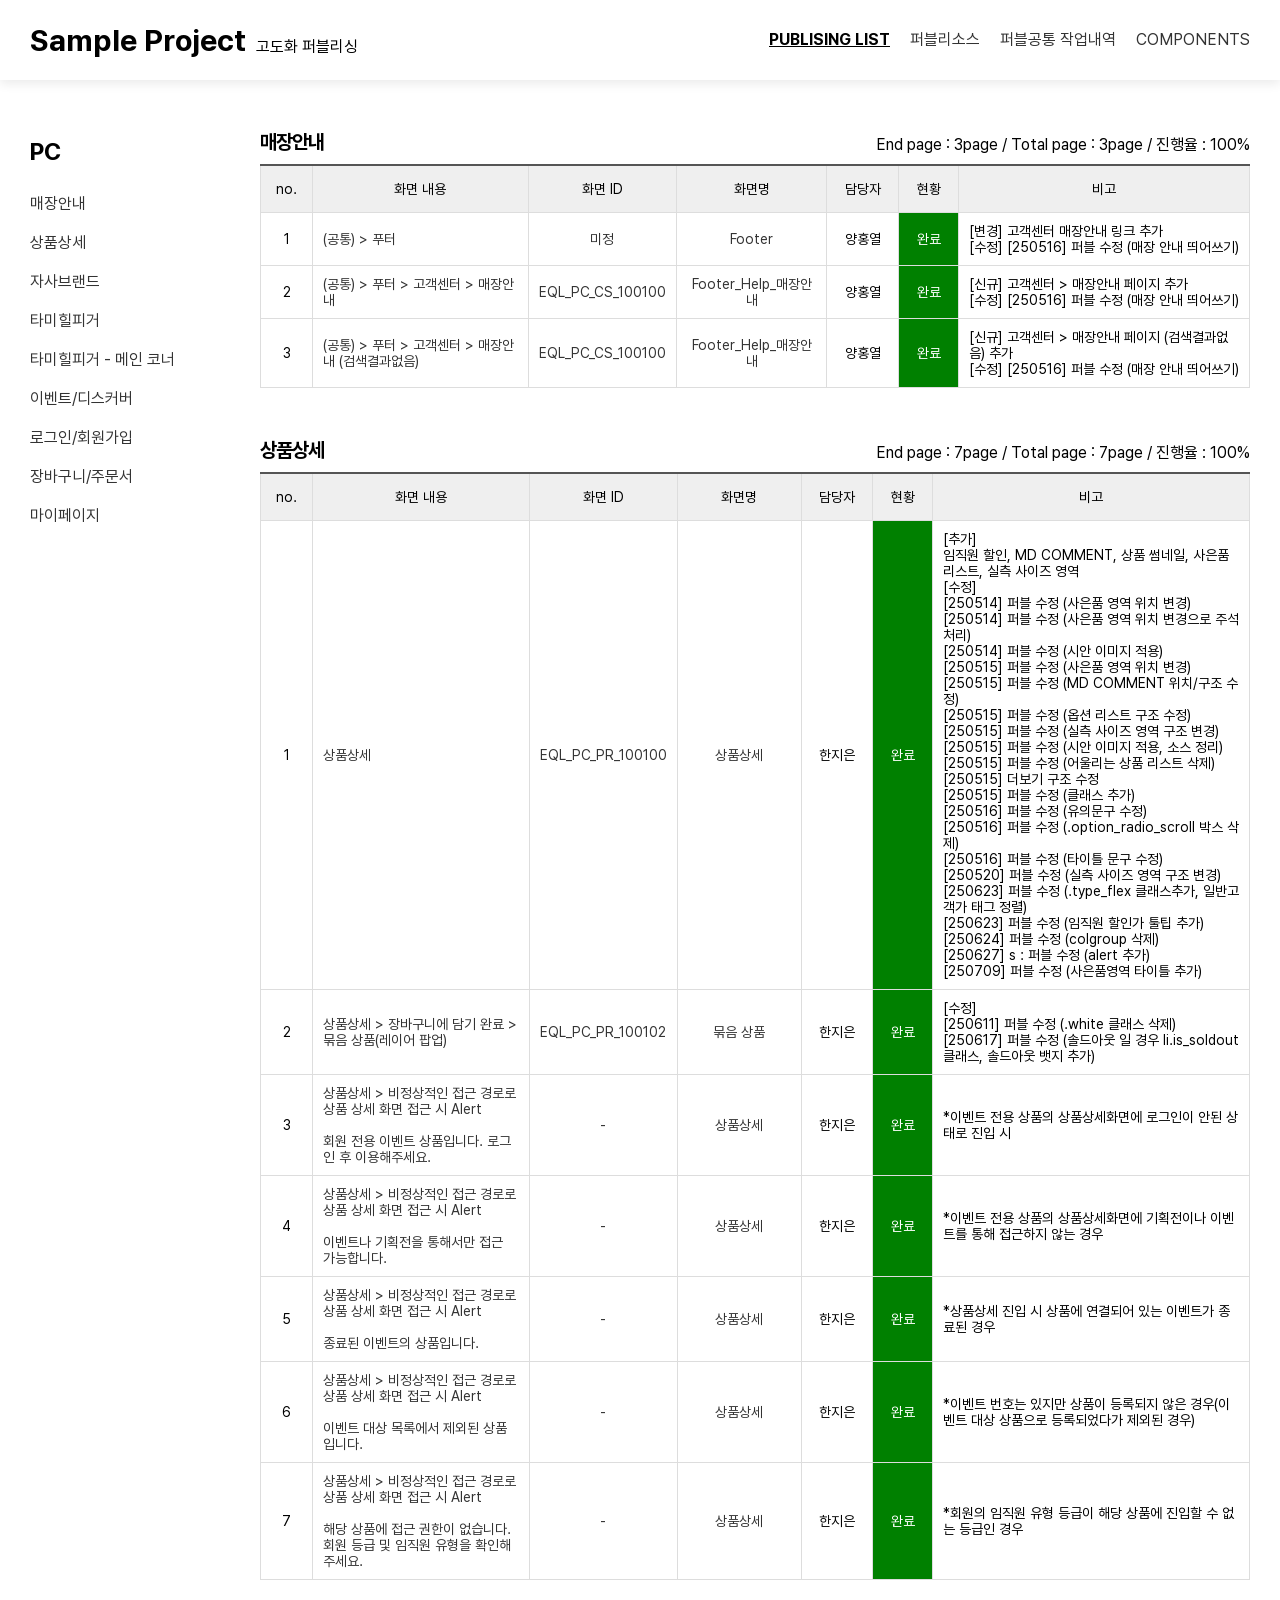
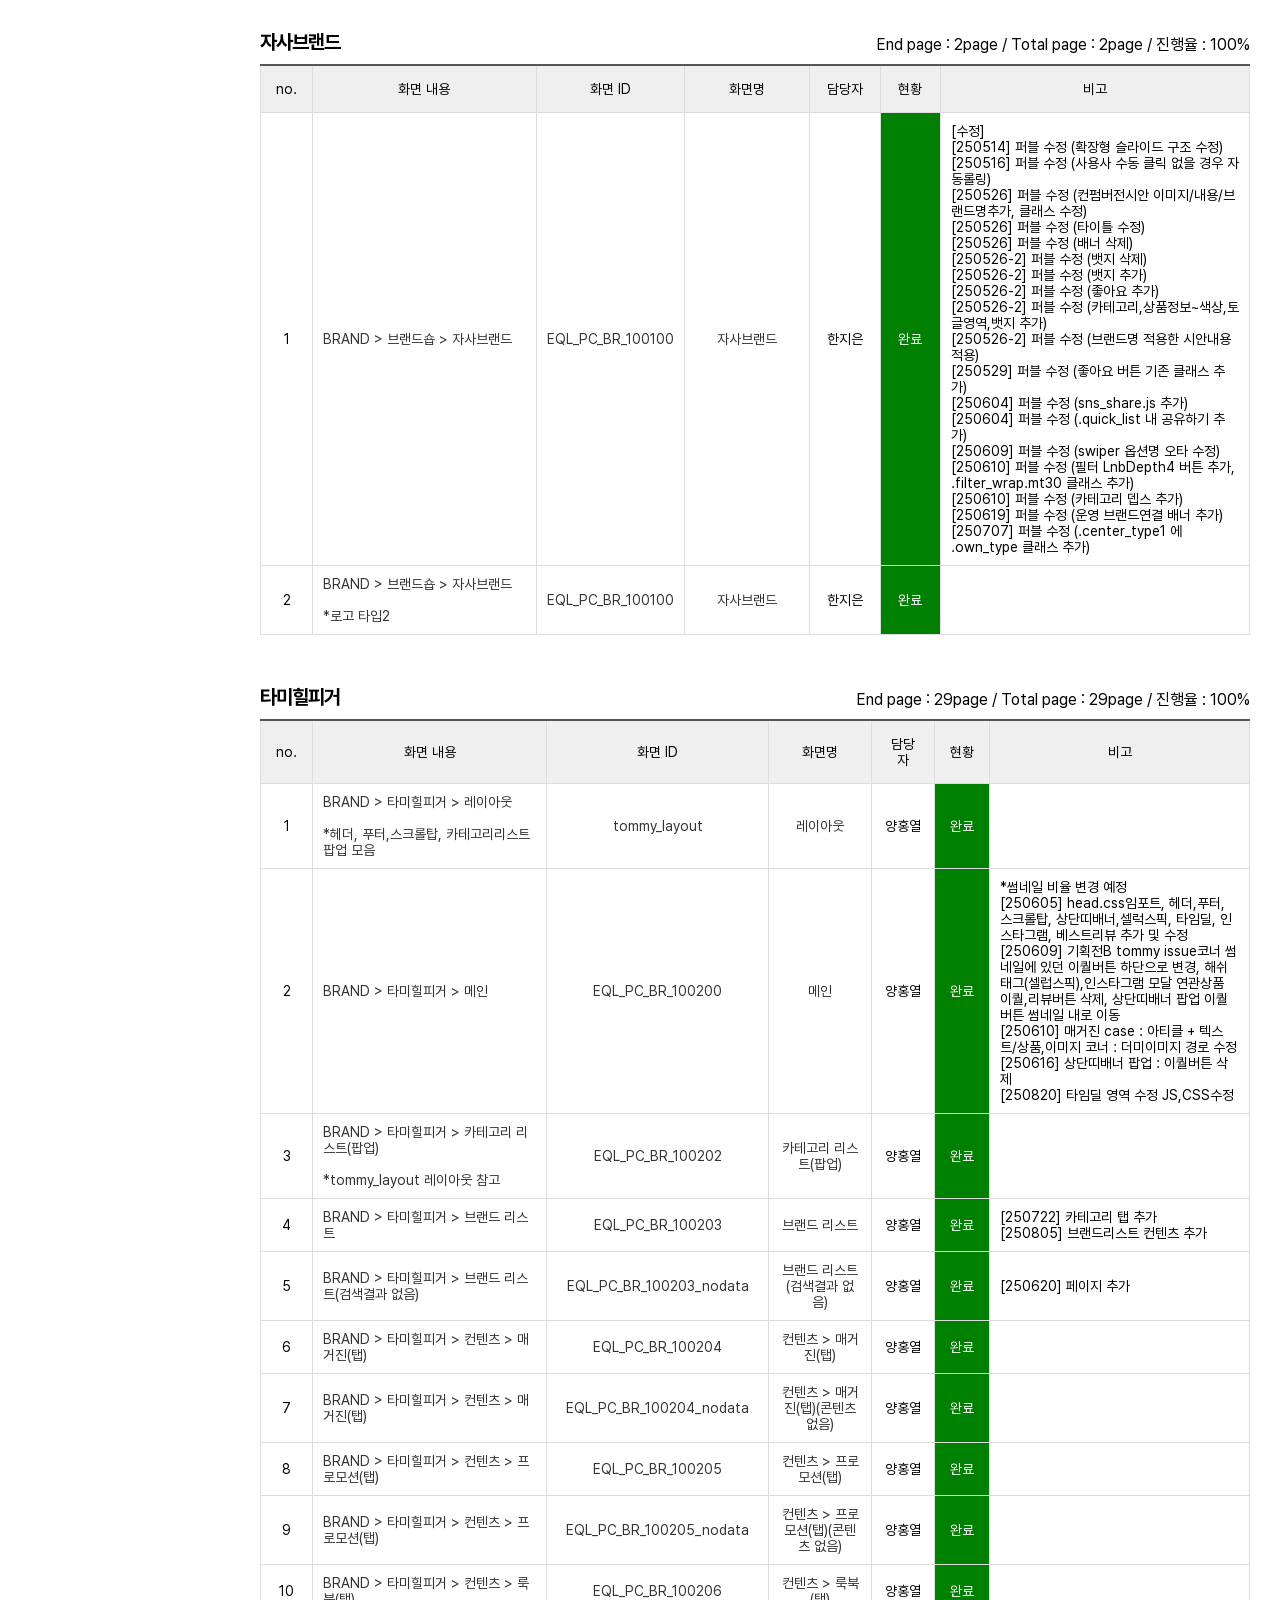
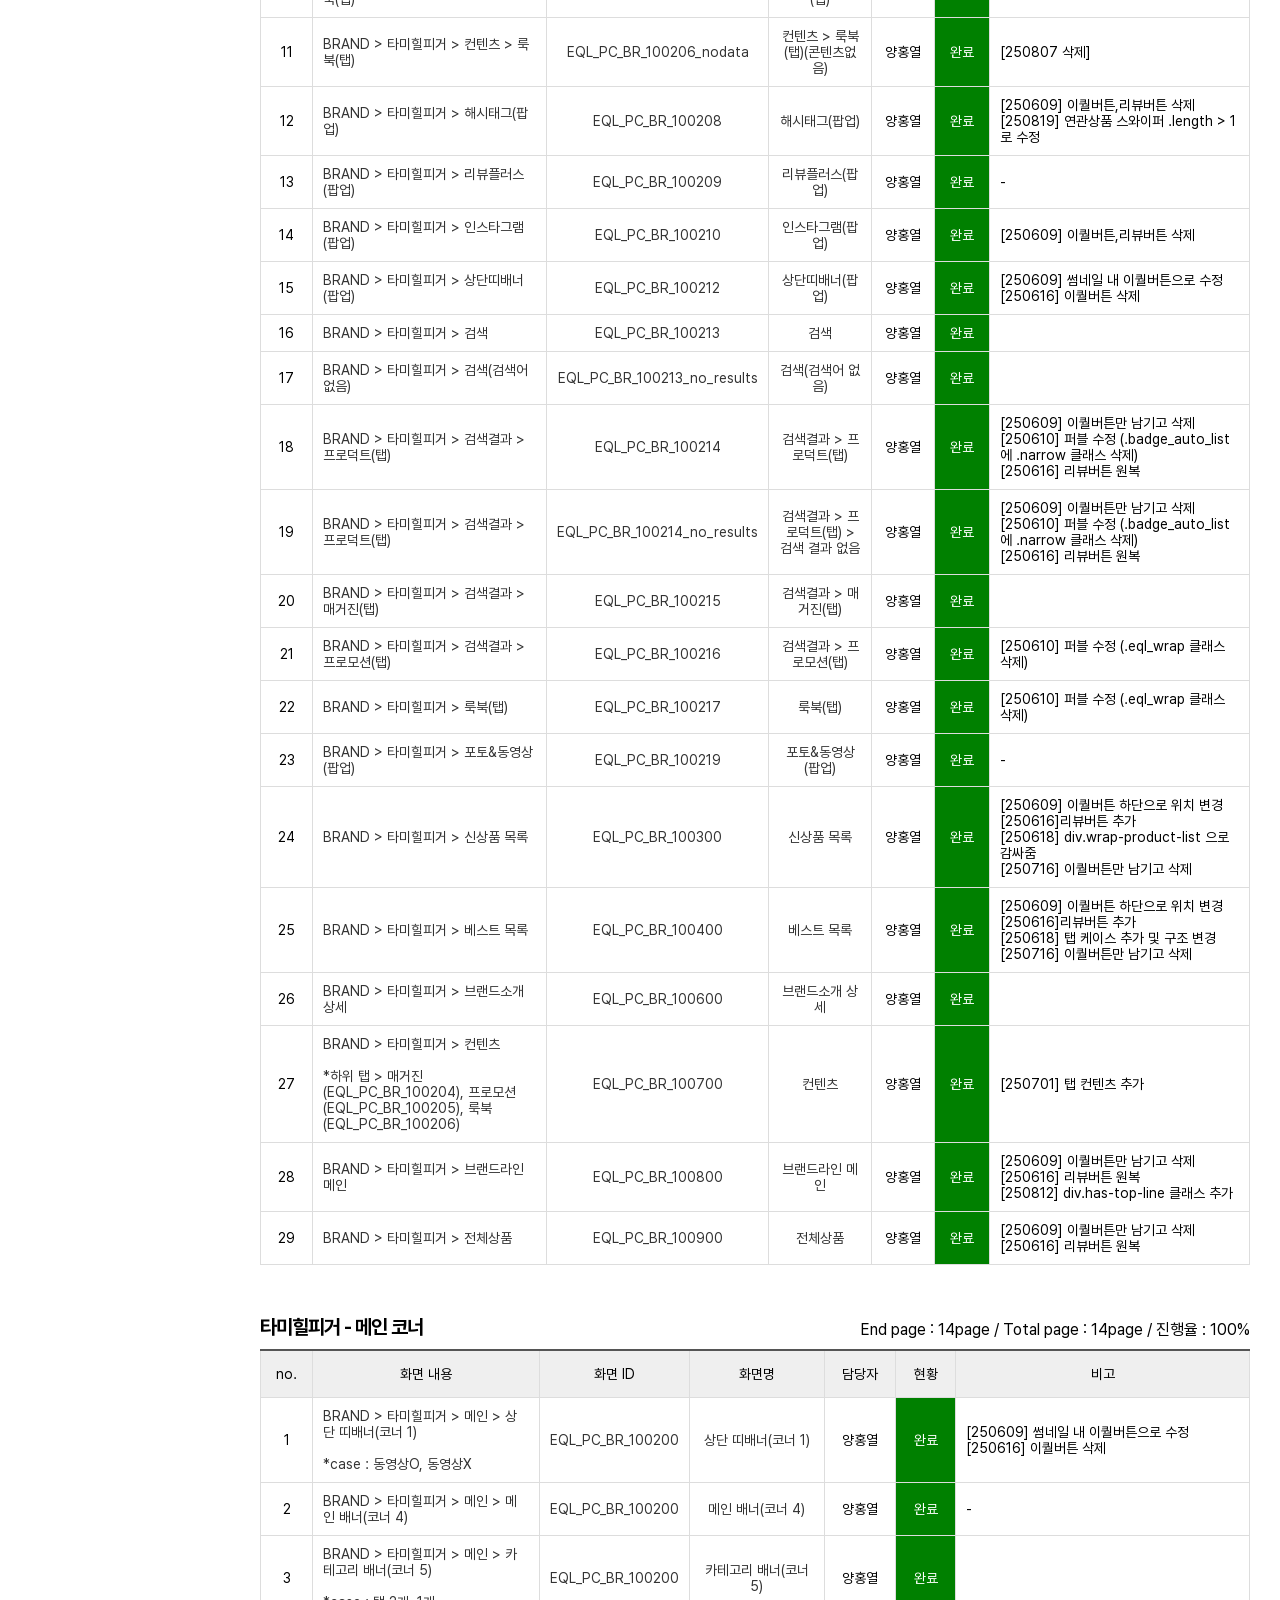
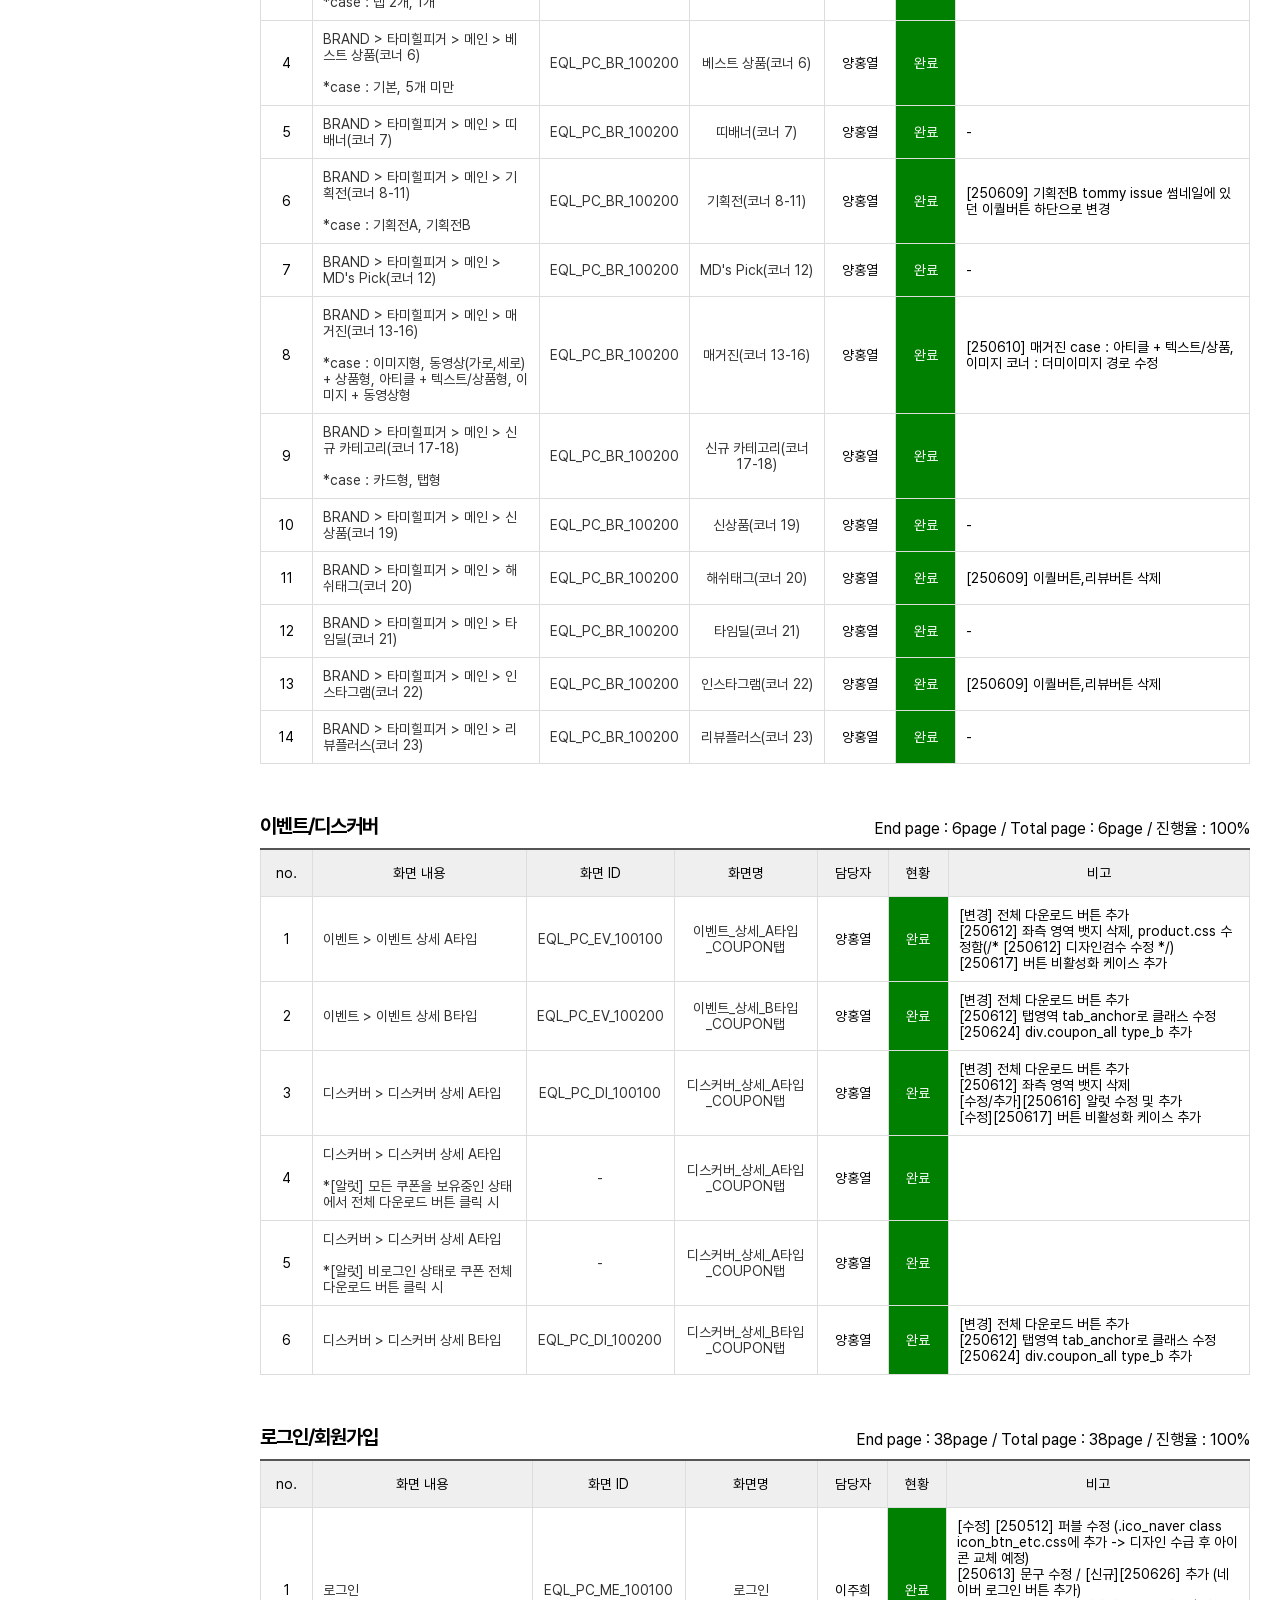
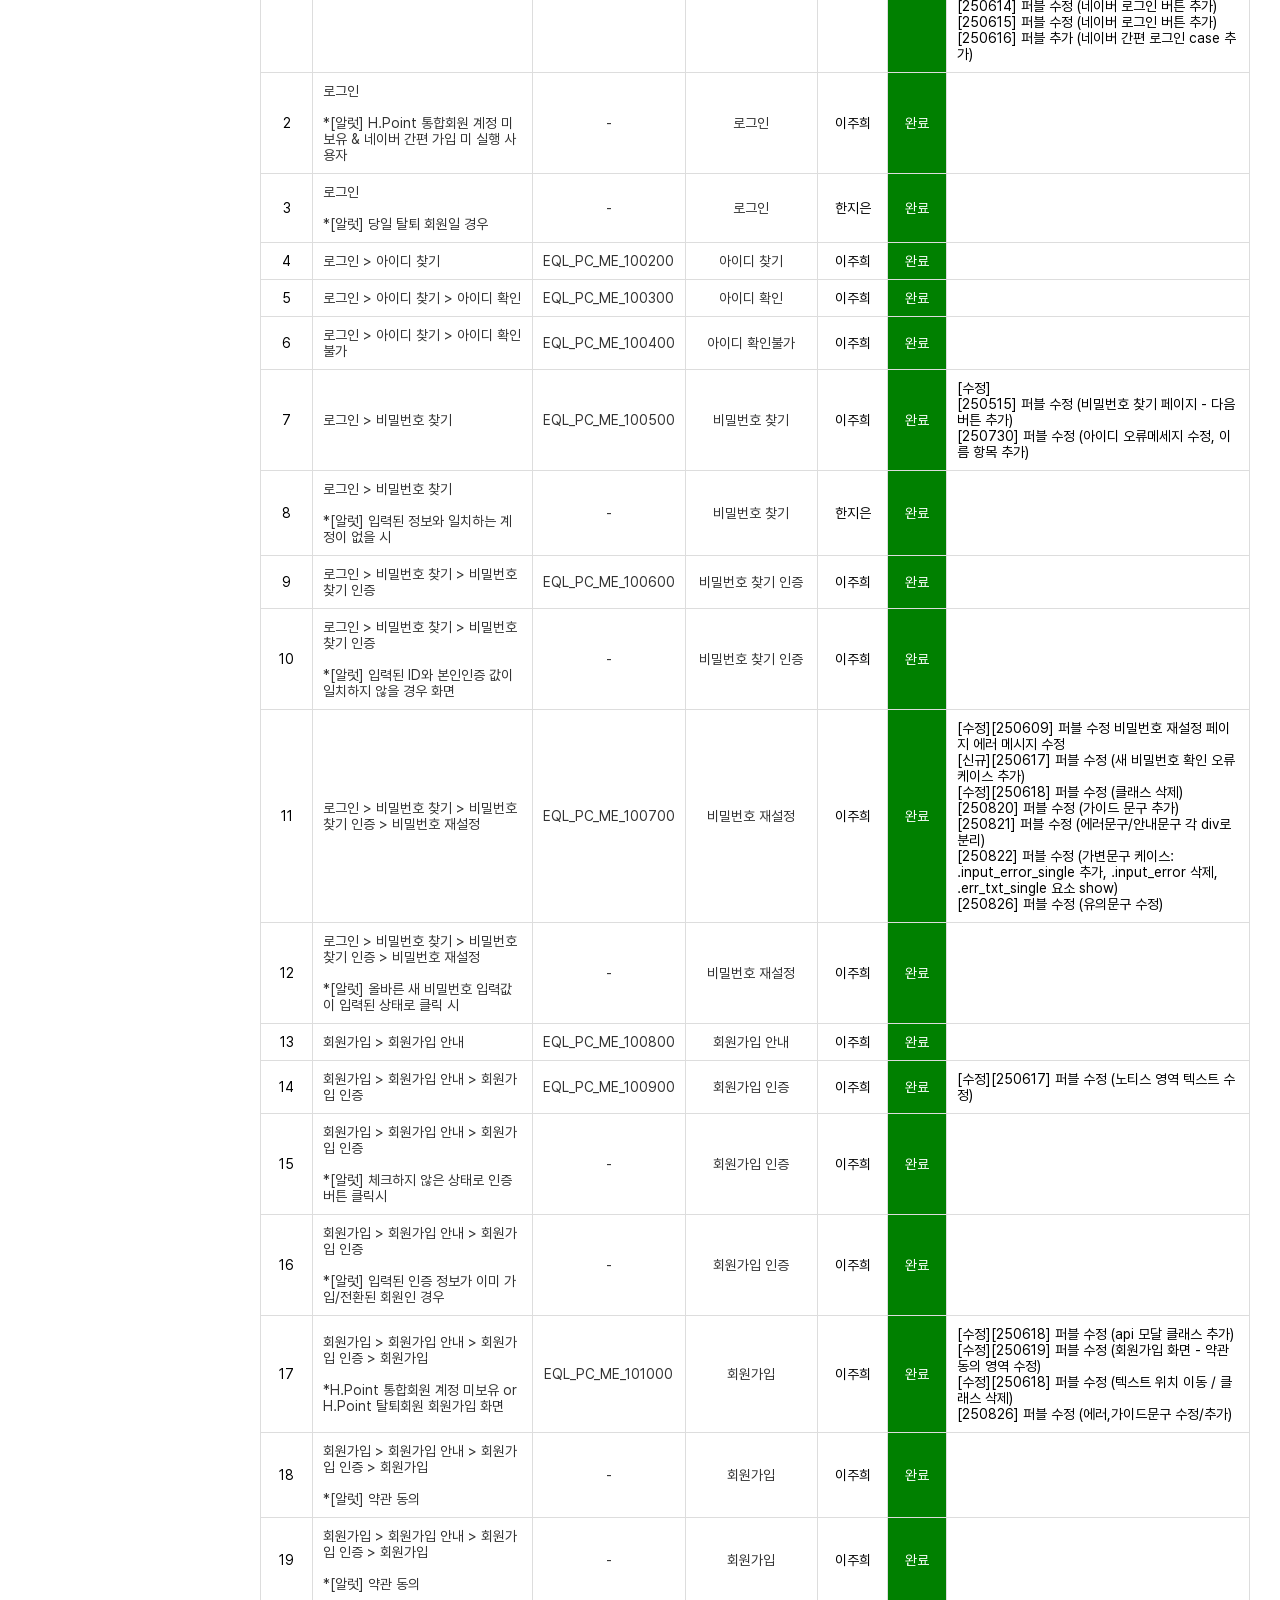
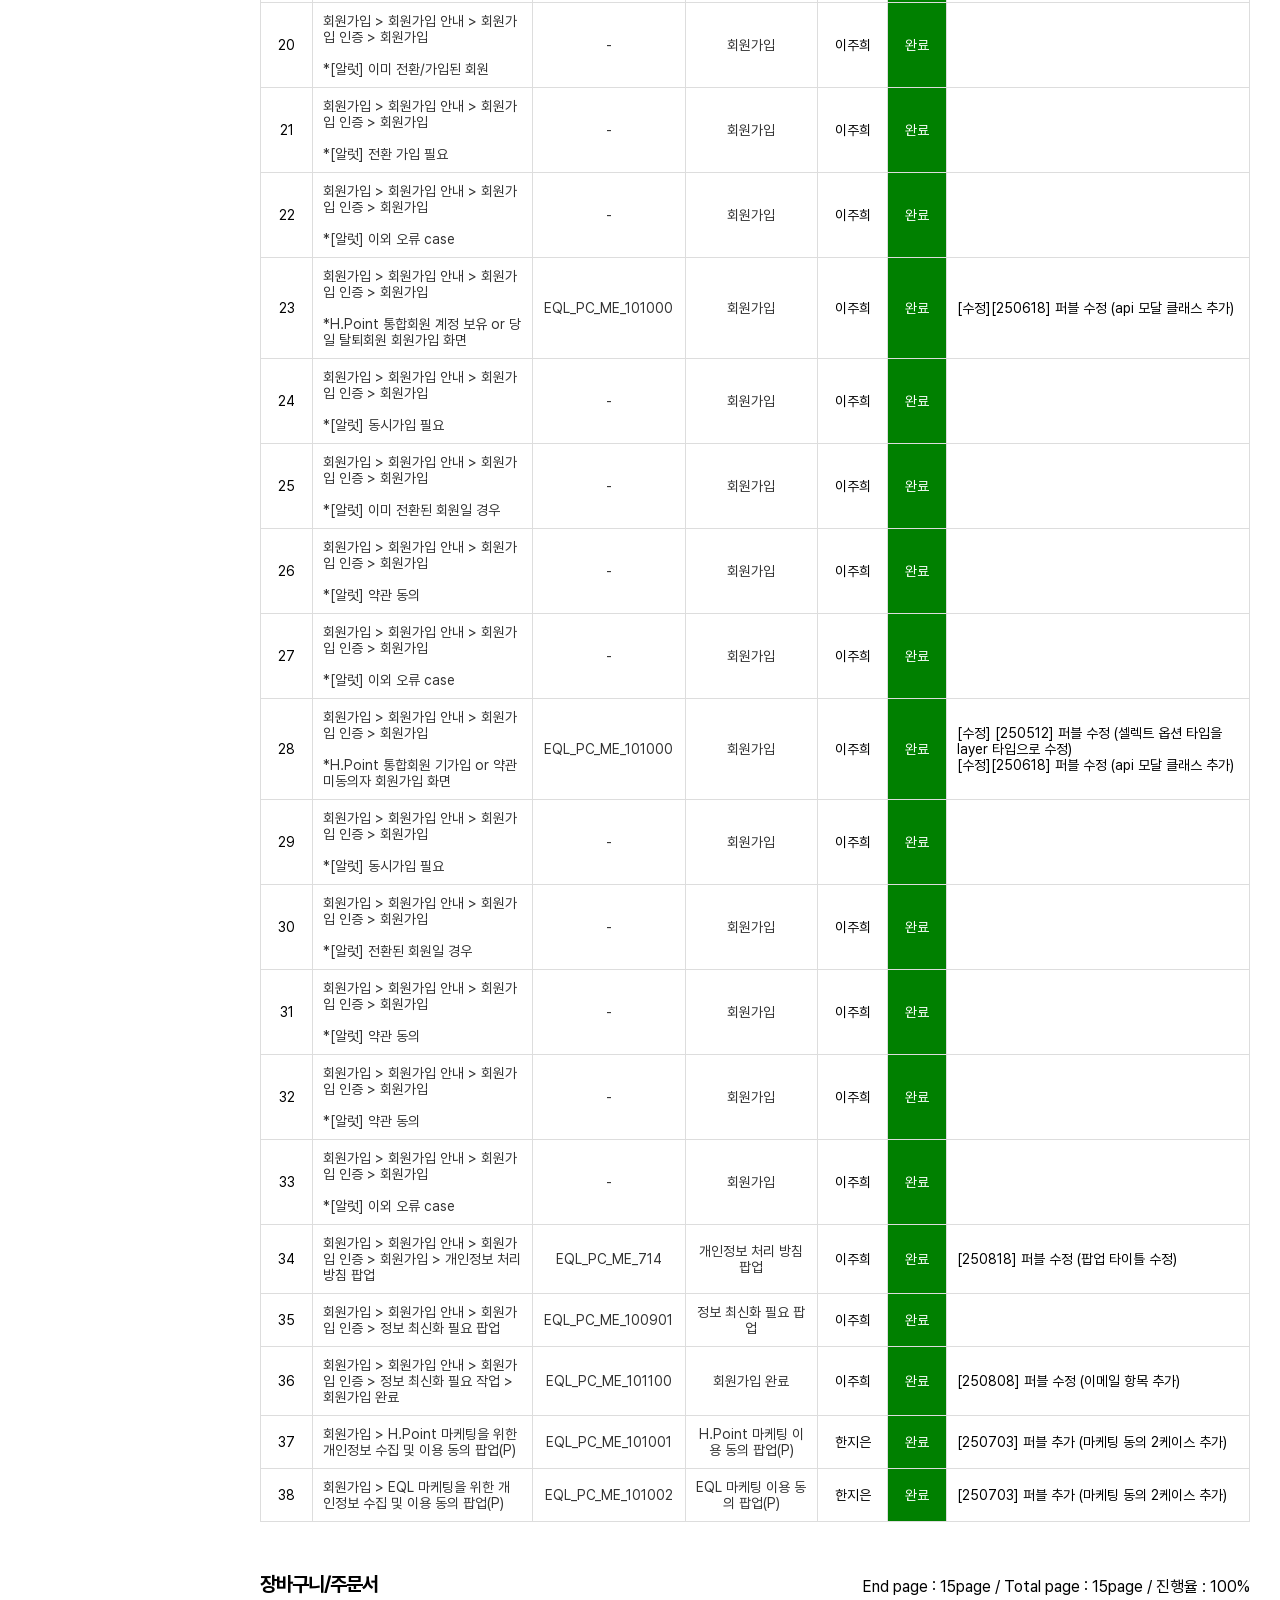
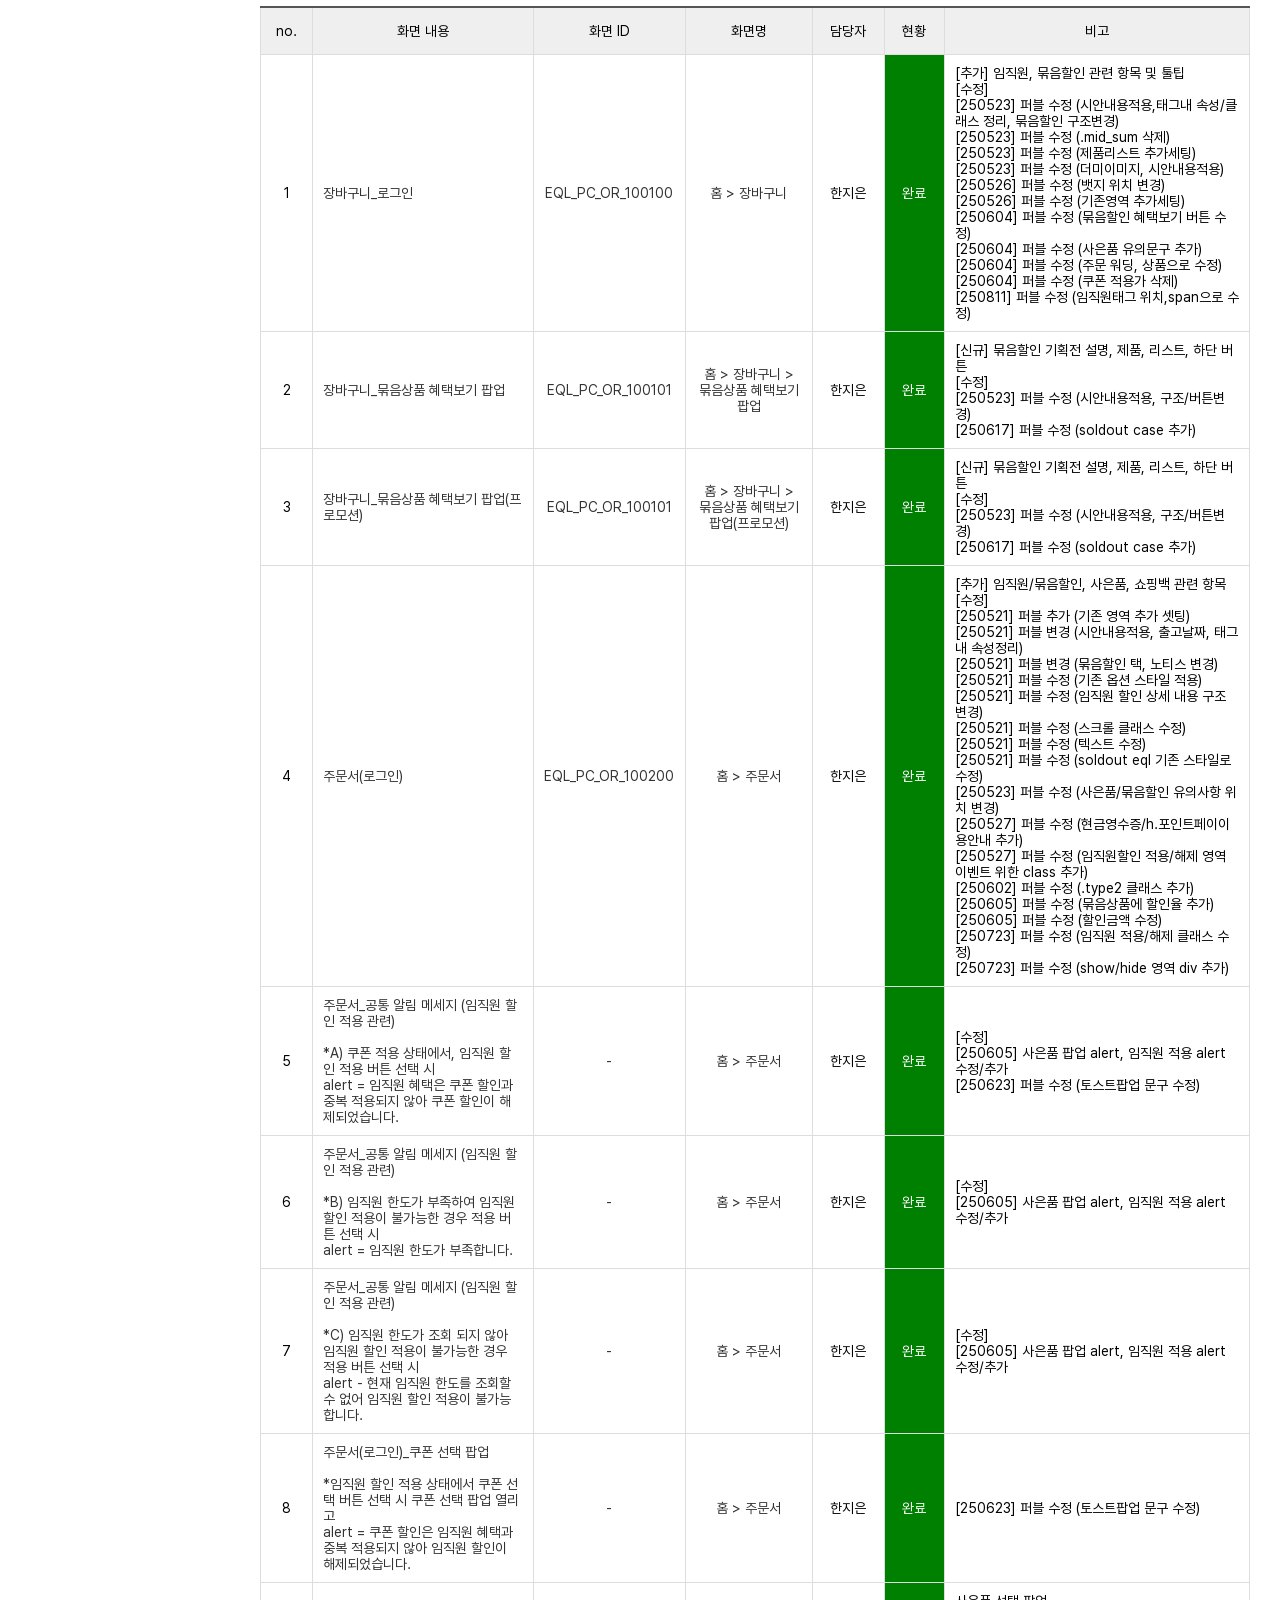
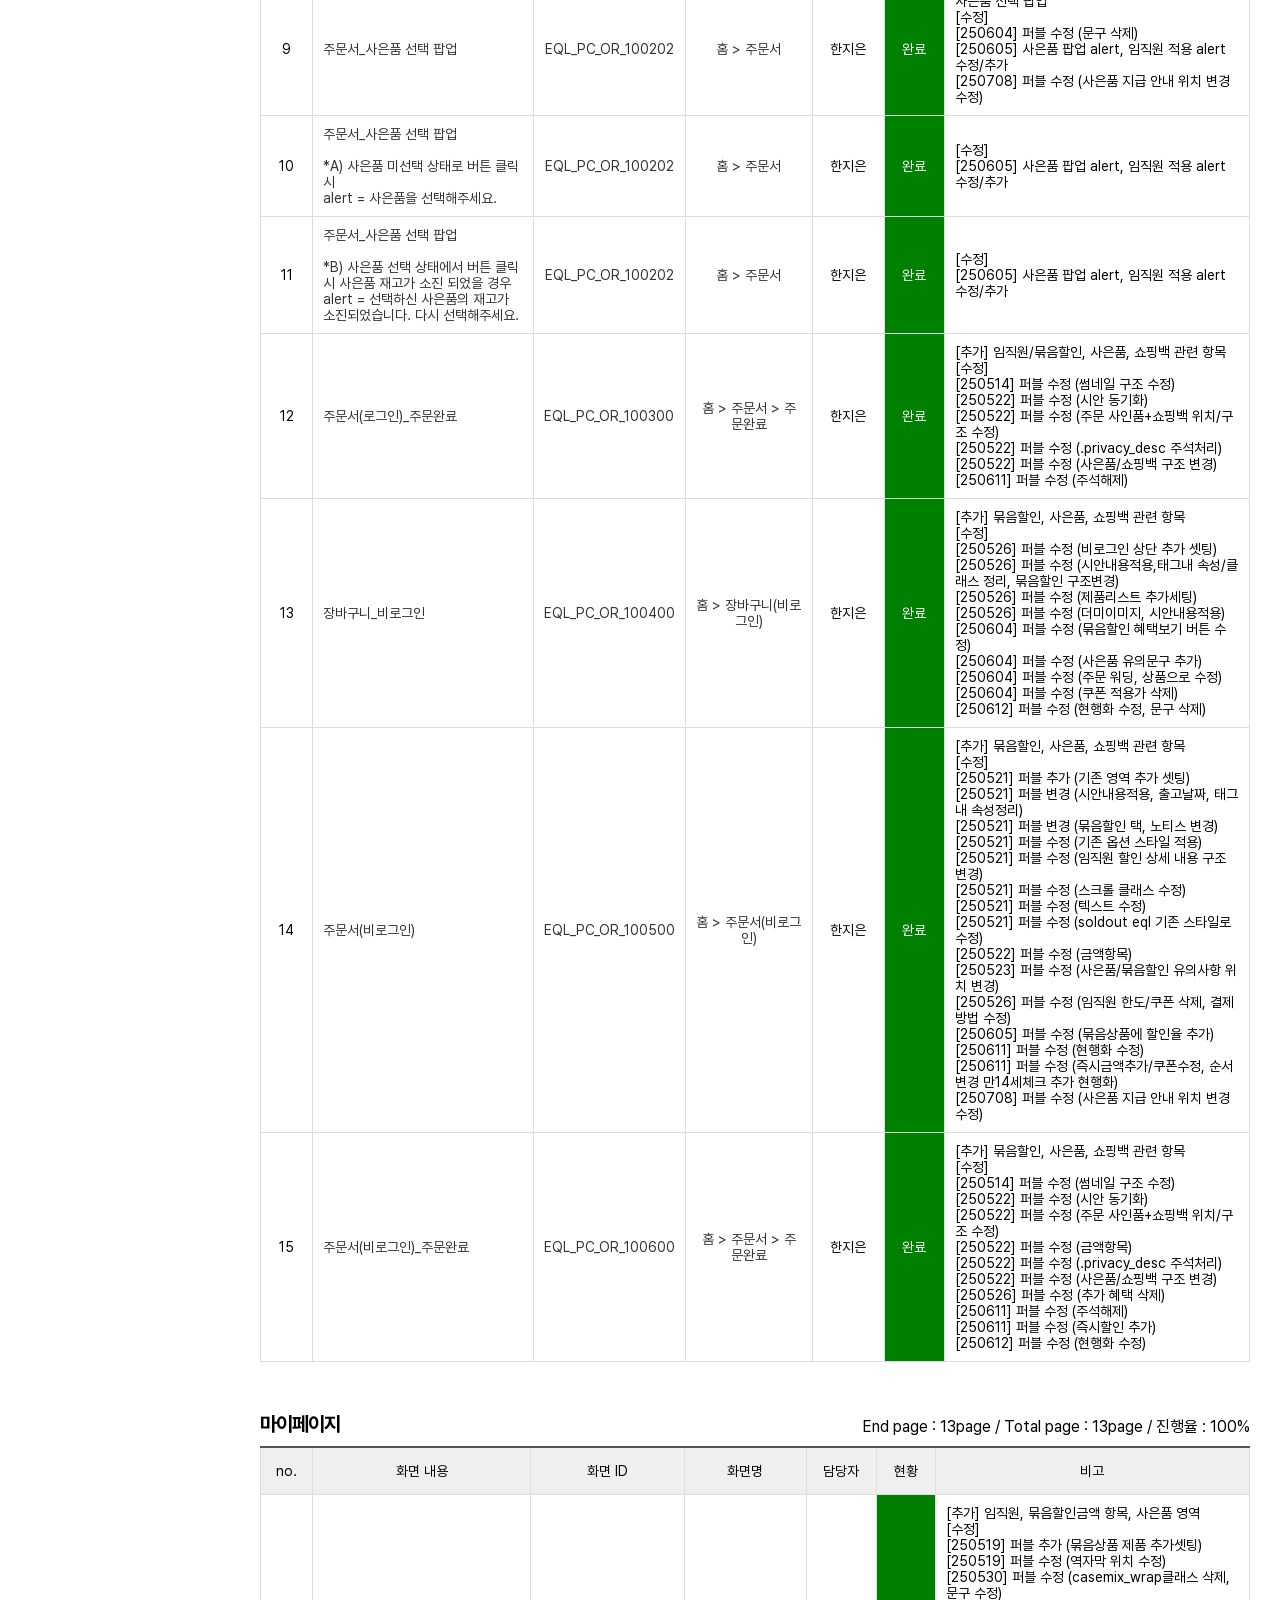
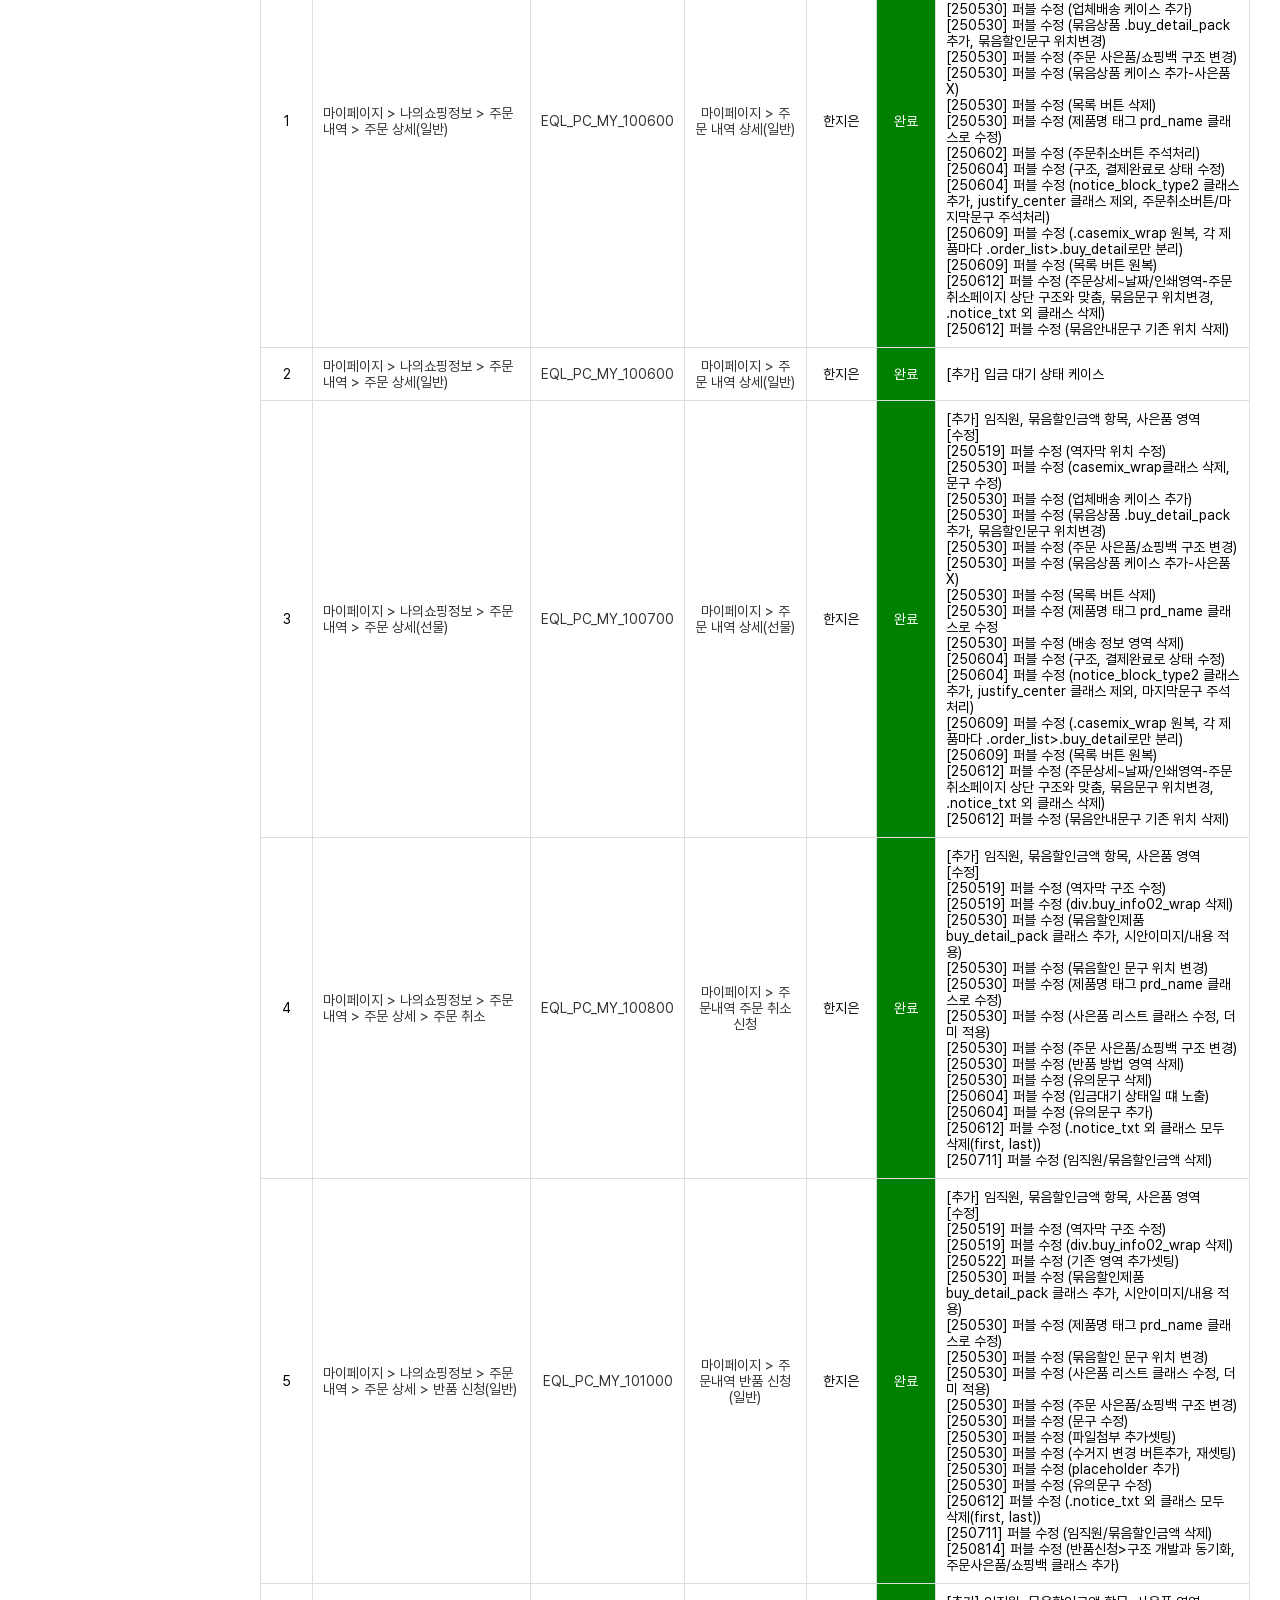
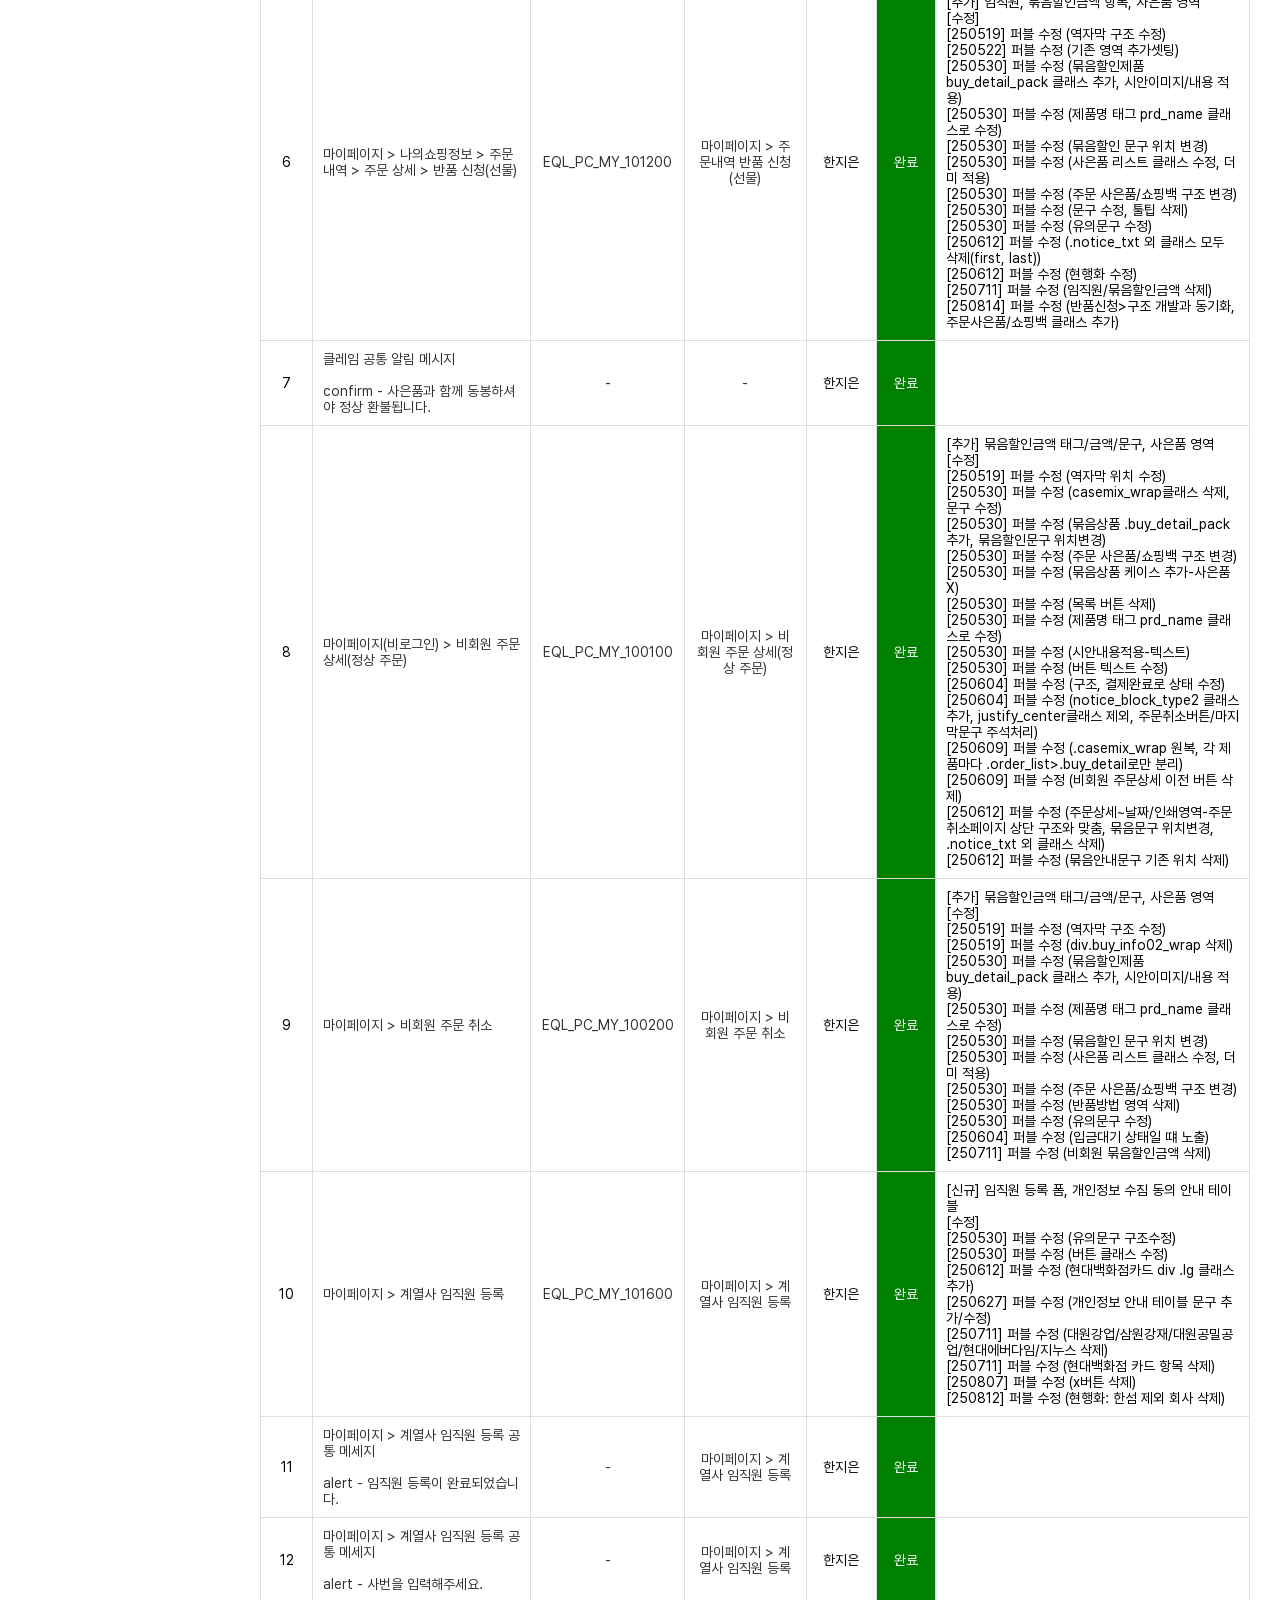
<file: guide/index.html>
<!DOCTYPE html>
<html lang="en">
  <head>
    <meta charset="UTF-8" />
    <link rel="stylesheet" type="text/css" href="./assets/css/base.css" />
    <title>프로젝트명</title>
    <style>
      td.semi_end {
        background: rgba(0, 128, 0, 0.1);
        color: #000;
      }

      td.end {
        background: green;
        color: #fff;
      }

      td.ing {
        color: blue;
      }
    </style>
  </head>

  <body>
    <div id="app">
      <header class="header-wrap">
        <div class="header-inner">
          <h1 class="toplogo">
            <a href="#" class="toplogo-link"><span class="toplogo-img">Sample Project</span><span class="toplogo-text">고도화 퍼블리싱</span></a>
          </h1>
          <div class="header-main-cols">
            <nav class="nav-wrap">
              <ul class="nav-list">
                <li>
                  <a href="index.html" class="nav-item" id="publish" target="_parent">PUBLISING LIST</a>
                </li>
                <!-- <li><a href="library_pc.html" class="nav-item" id="share" target="_parent">LIBRARY</a></li> -->
                <li>
                  <a href="source_list.html" class="nav-item" id="sourceList" target="_parent">퍼블리소스</a>
                </li>
                <li>
                  <a href="common_history.html" class="nav-item" id="devsend" target="_parent">퍼블공통 작업내역</a>
                </li>

                <!-- <li><a href="/guide/preview.html" class="nav-item" id="preview" target="_parent">퍼블형상트리</a></li> -->

                <li>
                  <a href="/guide/components.html" class="nav-item" id="components" target="_parent">COMPONENTS</a>
                </li>
              </ul>
              <script>
                const menuitem = document.querySelector('#publish');
                if (!!menuitem) {
                  menuitem.classList.add('active');
                }
              </script>
            </nav>
          </div>
        </div>
      </header>
      <section class="middle-wrap">
        <div class="middle-templete">
          <div class="middle-left-cols">
            <div class="middle-left-item">
              <div class="left-block">
                <div class="middle-left-title-wrap">
                  <h2 class="middle-left-title">PC</h2>
                </div>
                <ul class="middle-menu-list"></ul>
              </div>
            </div>
          </div>
          <div class="middle-right-cols">
            <div class="middle-right-content">
              <!-- <div class="middle-right-title-row">
                    <h3 class="middle-right-title">전체 현황</h3>
                    <div class="middle-right-title-count-wrap">
                      <p class="middle-right-title-count">
                        End page : <span class="current-count">0</span>page / 
                        Total page : <span class="total-count">0</span>page / 
                        진행율 : <span class="current-count-per">0</span>%
                      </p>
                    </div>
                  </div> -->
              <div class="vertical-cont-item-wrap"></div>
            </div>
          </div>
        </div>
      </section>
      <script type="module">
        const set_location = './pub_data/';
        const set_category = [set_location + '/data_co.json', set_location + '/data_pr.json', set_location + '/data_br.json', set_location + '/data_ev.json', set_location + '/data_me.json', set_location + '/data_or.json', set_location + '/data_my.json'];
        document.addEventListener('DOMContentLoaded', async function () {
          await pageDraw();
          pageHandler();
          currentCheck();
        });
        async function pageDraw() {
          const vcitemWrap = document.querySelector('.vertical-cont-item-wrap');
          const middleMenuList = document.querySelector('.middle-menu-list');
          for (const [index, citem] of set_category.entries()) {
            try {
              const response = await fetch(citem);
              const citem_data = await response.json();
              // 각 카테고리 데이터를 처리하여 메뉴 리스트와 콘텐츠를 채우기
              for (const category in citem_data) {
                // 카테고리에 해당하는 메뉴를 middleMenuList에 추가
                console.log(category);
                middleMenuList.innerHTML += `
                        <li><a href="javascript:;" class="middle-menu">${category}</a></li>
                      `;
                // 카테고리 내부의 데이터를 테이블로 출력
                vcitemWrap.innerHTML += `
                        <div class="vertical-cont-item">
                          <div class="vertical-cont-title-wrap">
                            <p class="vertical-cont-title">${category}</p>
                            <p class="middle-right-title-count">
                              End page : <span class="current-count">0</span>page / 
                              Total page : <span class="total-count">0</span>page / 
                              진행율 : <span class="current-count-per">0</span>%
                            </p>
                          </div>
                          <div class="vertical-cont-content">
                            <div class="codinglist-tb-wrap">
                              <table class="codinglist-tb">
                                <thead>
                                  <tr>
                                    <th class="num" style="width:20px">no.</th>
                                    <th class="depth" style="width:300px">화면 내용</th>
                                    <th class="depth" style="width:80px">화면 ID</th>
                                    <th class="screen-id" style="width:150px">화면명</th>
                                    <th class="worker" style="width:60px">담당자</th>
                                    <th class="work" style="width:40px">현황</th>
                                    <th class="else" style="width:400px">비고</th>
                                  </tr>
                                </thead>
                                <tbody>
                                  ${citem_data[category]
                                    .map(
                                      (item, index) => `
                                      <tr>
                                        <td class="num">${index + 1}</td>
                                        <td class="depth txtleft">
                                          <a href="${item.menuLink}" target="_blank" class="screen-link">
                                            ${item.menuName}
                                          </a>
                                        </td>
                                        <td class="screen-id">
                                          <a href="${item.menuLink}" target="_blank" class="screen-link">
                                            ${item.screenID}
                                          </a>
                                        </td>
                                         <td class="screen-id">
                                          <a href="${item.menuLink}" target="_blank" class="screen-link">
                                            ${item.screenName}
                                          </a>
                                        </td>
                                        <td class="worker">${item.staff}</td>
                                        <td class="work ${caseAction(item.current)}">${item.current}</td>
                                        <td class="else txtleft">${item.note}</td>
                                      </tr>`,
                                    )
                                    .join('')}
                                </tbody>
                              </table>
                            </div>
                          </div>
                        </div>
                      `;
              }
            } catch (error) {
              console.error(`데이터 불러오기 실패 (${citem})`, error);
            }
          }
          function caseAction(current) {
            if (current === '진행중') {
              return 'ing';
            } else if (current === '설계완료') {
              return 'semi_end';
            } else if (current === '완료') {
              return 'end';
            } else if (current === '대기중') {
              return 'wait';
            } else {
              return '';
            }
          }
        }
        function pageHandler() {
          const middleMenu = document.querySelectorAll('.middle-menu');
          const verticalContItem = Array.from(document.querySelectorAll('.vertical-cont-item'));
          let activeMenu = null;
          middleMenu.forEach((item, menuIndex) => {
            item.addEventListener('click', (e) => {
              e.preventDefault();
              const etarget = e.currentTarget;
              if (activeMenu && etarget !== activeMenu) {
                activeMenu.classList.remove('active');
              }
              etarget.classList.toggle('active');
              verticalContItem.forEach((item, contIndex) => {
                if (!etarget.classList.contains('active')) {
                  item.classList.remove('none');
                  return;
                }
                if (menuIndex !== contIndex) {
                  item.classList.add('none');
                } else {
                  item.classList.remove('none');
                }
              });
              activeMenu = etarget;
            });
          });
        }
        function currentCheck() {
          const verticalContItem = Array.from(document.querySelectorAll('.vertical-cont-item'));
          verticalContItem.forEach((vci) => {
            const currentCount = vci.querySelector('.current-count');
            const totalCount = vci.querySelector('.total-count');
            const currentCountPer = vci.querySelector('.current-count-per');
            const ctr = vci.querySelectorAll('.codinglist-tb tbody tr');
            const tdEnd = vci.querySelectorAll('.codinglist-tb td.end');
            const tdIng = vci.querySelectorAll('.codinglist-tb td.ing');
            currentCount.textContent = `${tdEnd.length}`;
            totalCount.textContent = `${ctr.length}`;
            currentCountPer.textContent = `${Math.floor((tdEnd.length / ctr.length) * 100)}`;
          });
        }
      </script>
    </div>
  </body>
</html>
</file>
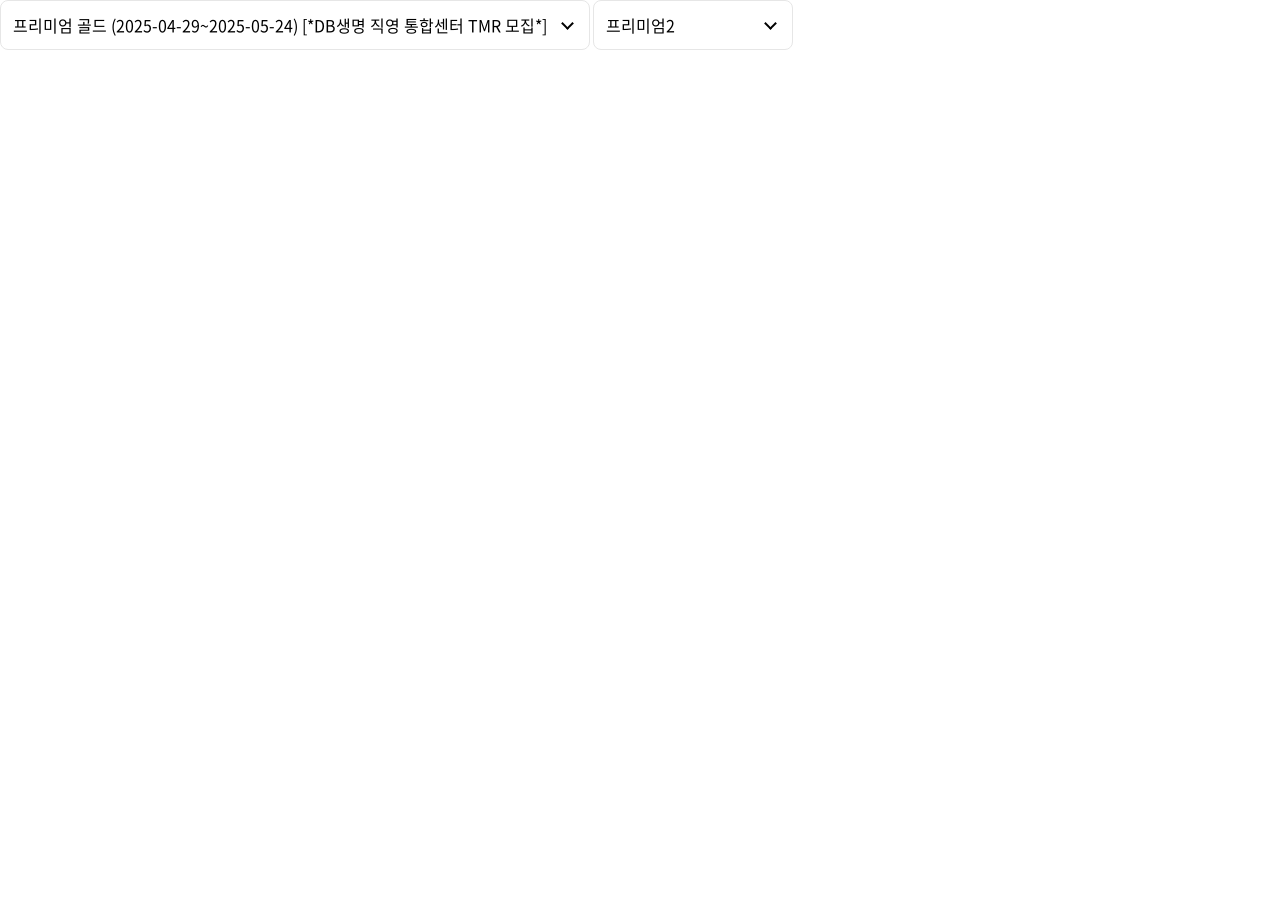
<file: combobox.html>
<!doctype html>
<html>
  <head>
    <meta charset="UTF-8" />
    <meta name="viewport" content="width=device-width, initial-scale=1.0" />
    <link href="./resources/css/style.css" rel="stylesheet" />
    <script src="./resources/js/dynamicListener.min.js"></script>
    <script src="./resources/js/ui.js"></script>
    <title>Document</title>
  </head>
  <body>
    <div class="page_wrap">
      <!-- combo -->
      <div class="combo_item" id="combo_line">
        <a href="javascript:;" class="combo_target"> 프리미엄 골드 (2025-04-29~2025-05-24) [*DB생명 직영 통합센터 TMR 모집*] </a>
        <div class="combo_option_group">
          <div class="combo_option_scroll">
            <ul class="combo_option_list">
              <li><a href="javascript:;" data-value="option_0" class="combo_option">프리미엄 골드_1</a></li>
              <li><a href="javascript:;" data-value="option_1" class="combo_option">프리미엄 골드_2</a></li>
              <li><a href="javascript:;" data-value="option_2" class="combo_option">프리미엄 골드_3</a></li>
              <li><a href="javascript:;" data-value="option_3" class="combo_option">프리미엄 골드_4</a></li>
              <li><a href="javascript:;" data-value="option_4" class="combo_option">프리미엄 골드_5</a></li>
              <li><a href="javascript:;" data-value="option_5" class="combo_option">프리미엄 골드_6</a></li>
              <li><a href="javascript:;" data-value="option_6" class="combo_option">프리미엄 골드_7</a></li>
              <li><a href="javascript:;" data-value="option_7" class="combo_option">프리미엄 골드_8</a></li>
              <li><a href="javascript:;" data-value="option_8" class="combo_option">프리미엄 골드_9</a></li>
              <li><a href="javascript:;" data-value="option_9" class="combo_option">프리미엄 골드_10</a></li>
            </ul>
          </div>
        </div>
      </div>
      <div class="combo_item" id="combo_line2">
        <a href="javascript:;" class="combo_target" style="min-width: 200px">프리미엄2</a>
        <div class="combo_option_group">
          <div class="combo_option_scroll">
            <ul class="combo_option_list">
              <li><a href="javascript:;" data-value="option_0" class="combo_option">프리미엄 골드_1</a></li>
              <li><a href="javascript:;" data-value="option_12" class="combo_option">프리미엄 골드_2</a></li>
              <li><a href="javascript:;" data-value="option_2" class="combo_option">프리미엄 골드_3</a></li>
            </ul>
          </div>
        </div>
      </div>
      <!-- // combo -->
      <script>
        // combobox
        comboFunc();

        // combobox callback
        comboChangeCallback({
          target: 'combo_line',
          callback(value) {
            console.log(value);
          },
        });
        comboChangeCallback({
          target: 'combo_line2',
          callback(value) {
            console.log(value);
          },
        });
      </script>
    </div>
  </body>
</html>
</file>
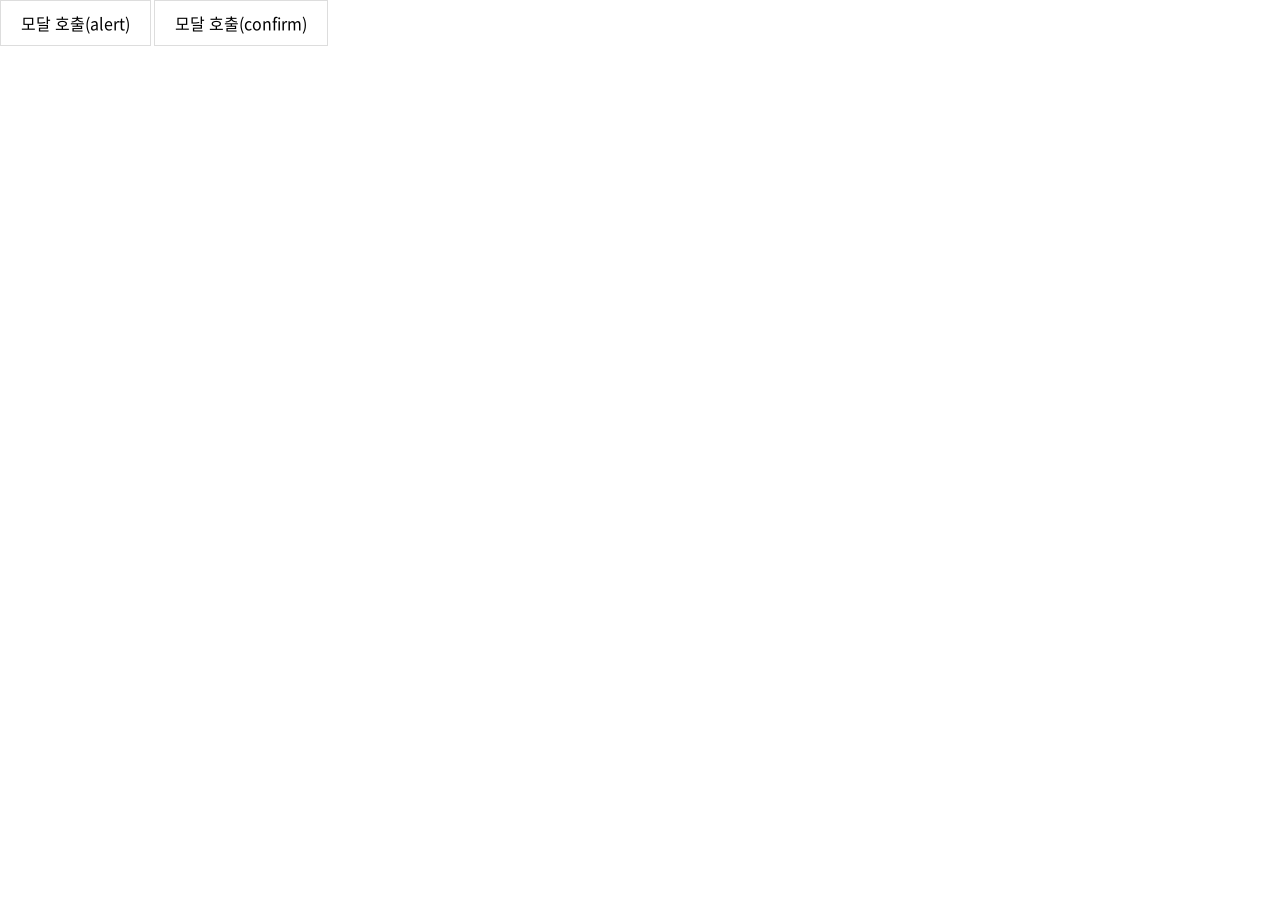
<file: modal.html>
<!doctype html>
<html>
  <head>
    <meta charset="UTF-8" />
    <meta name="viewport" content="width=device-width, initial-scale=1.0" />
    <link href="./resources/css/style.css" rel="stylesheet" />
    <script src="./resources/js/ui.js"></script>
    <title>Document</title>
  </head>
  <body>
    <div class="page_wrap">
      <div>
        <a href="#" class="btn_guide_box" id="btnCall">모달 호출(alert)</a>
        <a href="#" class="btn_guide_box" id="btnCall2">모달 호출(confirm)</a>
      </div>

      <script>
        document.addEventListener('DOMContentLoaded', function () {
          // event
          document.querySelector('#btnCall').addEventListener('click', () => {
            designModal({
              message: '<em>종료 임박</em> 상품입니다.',
              modaltype: 'alert',
              okcallback() {
                console.log('okcallback');
              },
              cancelcallback() {
                console.log('cancelcallback');
              },
            });
          });
          document.querySelector('#btnCall2').addEventListener('click', () => {
            designModal({
              message: '<em>종료 임박</em> 상품입니다.',
              modaltype: 'confirm',
              okcallback() {
                console.log('okcallback');
              },
              cancelcallback() {
                console.log('cancelcallback');
              },
            });
          });
        });
      </script>
    </div>
  </body>
</html>
</file>
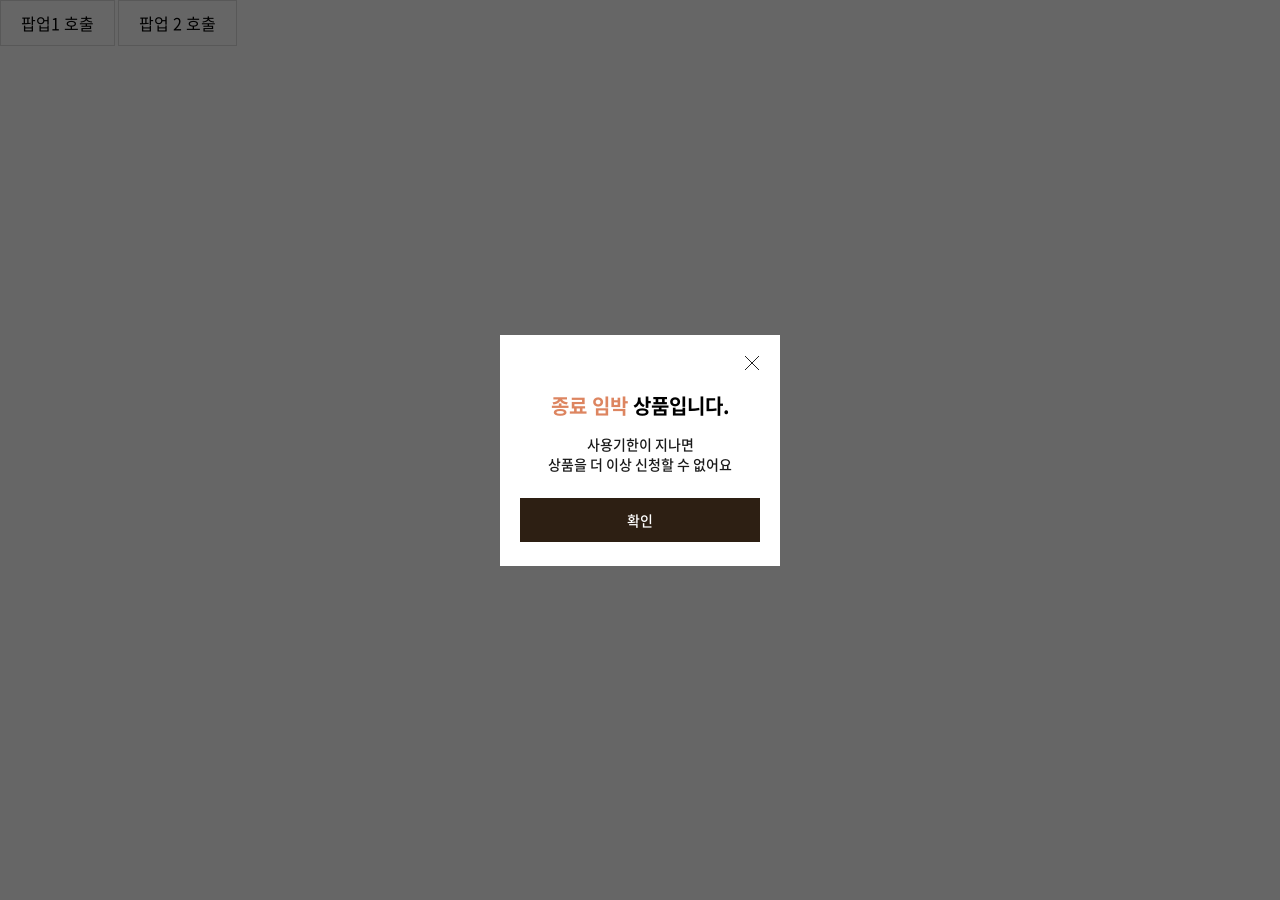
<file: popup.html>
<!doctype html>
<html>
  <head>
    <meta charset="UTF-8" />
    <meta name="viewport" content="width=device-width, initial-scale=1.0" />
    <link href="./resources/css/style.css" rel="stylesheet" />
    <script src="./resources/js/ui.js"></script>
    <title>Document</title>
  </head>
  <body>
    <div class="page_wrap">
      <a href="#" class="btn_guide_box" id="btnCall">팝업1 호출</a>
      <!-- <a href="#" class="btn_guide_box" id="btnInstanceTest">팝업1 닫기 콜백 호출</a> -->
      <a href="#" class="btn_guide_box" id="btnCall2">팝업 2 호출</a>
      <!-- <a href="#" class="btn_guide_box" id="btnInstanceTest3">팝업2 닫기 콜백 호출</a> -->
      <!-- popup -->
      <div class="popup_wrap" id="samplePopup">
        <div class="bg_dim"></div>
        <div class="popup_item">
          <div class="popup_title_row">
            <h3 class="popup_title">팝업 타이틀</h3>
          </div>
          <div class="popup_contents_row">팝업 내용이 들어갑니다.</div>
          <button class="btn_popup_close"></button>
        </div>
      </div>
      <div class="popup_wrap" id="samplePopup2">
        <div class="bg_dim"></div>
        <div class="popup_box_tb_wrap">
          <div class="popup_box_tb">
            <div class="popup_box_td">
              <div class="popup_box_container">
                <div class="popup_sections_wrap">
                  <p class="popup_sec_main_copy">
                    <em class="color_em">종료 임박</em>
                    상품입니다.
                  </p>
                  <p class="popup_sec_sub_copy">
                    사용기한이 지나면
                    <br />
                    상품을 더 이상 신청할 수 없어요
                  </p>
                </div>
                <div class="popup_btn_wrap btn_quad_wrap">
                  <a href="#" class="btn_quad primary size2 close_trigger"><span class="text_node">확인</span></a>
                </div>
                <button class="btn_popup_close"></button>
              </div>
            </div>
          </div>
        </div>
      </div>
      <!-- // popup -->
      <script>
        document.addEventListener('DOMContentLoaded', function () {
          // 인스턴스 선언
          let designPopup = new DesignPopup({
            selector: '#samplePopup',
            beforeCallback() {},
            callback() {},
            closeCallback() {},
          });
          // designPopup.popupShow(); // show
          // designPopup.popupShow(); // hide

          let designPopup2 = new DesignPopup({
            selector: '#samplePopup2',
            beforeCallback() {},
            callback() {},
            closeCallback() {},
          });
          designPopup2.popupShow(); // show
          // designPopup2.popupShow(); // hide

          // event
          document.querySelector('#btnCall')?.addEventListener('click', () => {
            designPopup.popupShow(); // show
          });
          document.querySelector('#btnCall2')?.addEventListener('click', () => {
            designPopup2.popupShow(); // show
          });
          document.querySelector('#btnInstanceTest')?.addEventListener('click', () => {
            designPopup.popupHide({
              beforeClose() {
                console.log('samplePopup instance - beforeClose');
              },
              closeCallback() {
                console.log('samplePopup instance - closeCallback');
              },
            });
          });
          document.querySelector('#btnInstanceTest2')?.addEventListener('click', () => {
            designPopup2.popupHide({
              beforeClose() {
                console.log('samplePopup instance 2 - beforeClose');
              },
              closeCallback() {
                console.log('samplePopup instance 2 - closeCallback');
              },
            });
          });
        });
      </script>
    </div>
  </body>
</html>
</file>
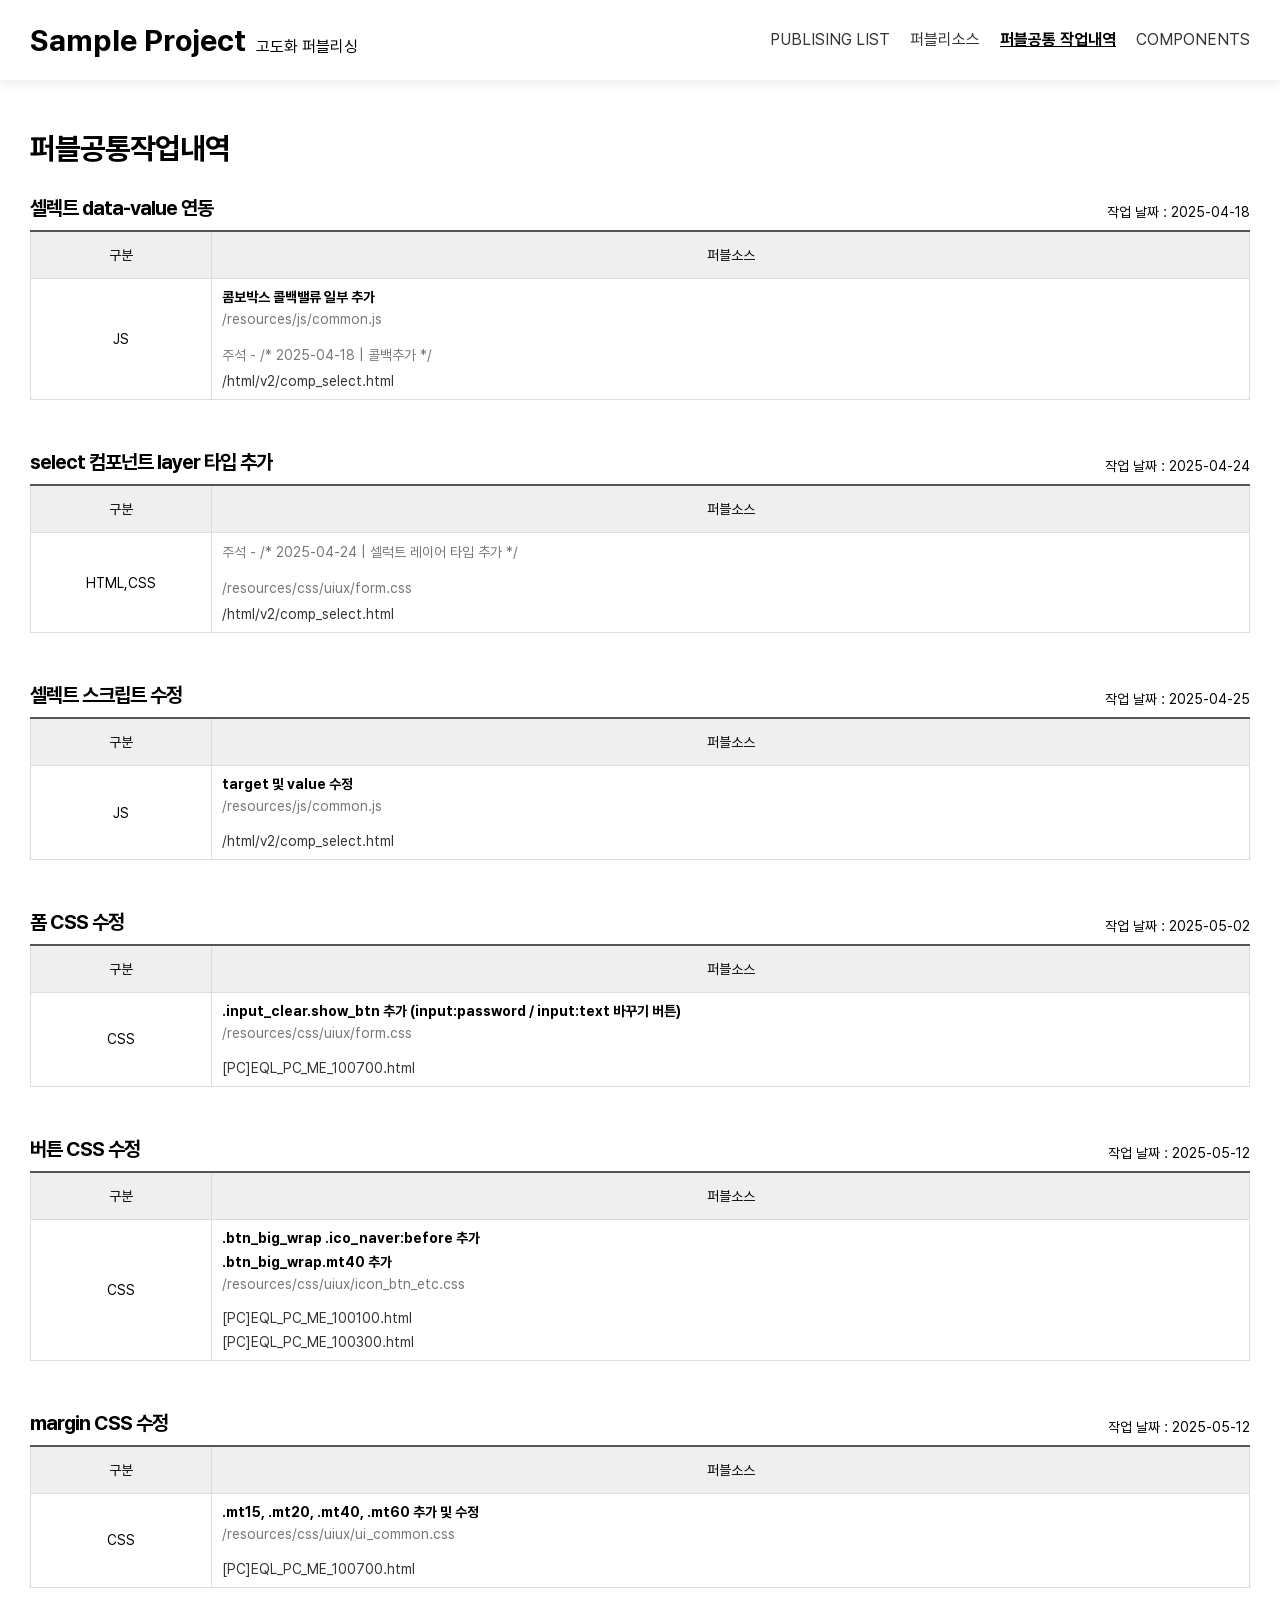
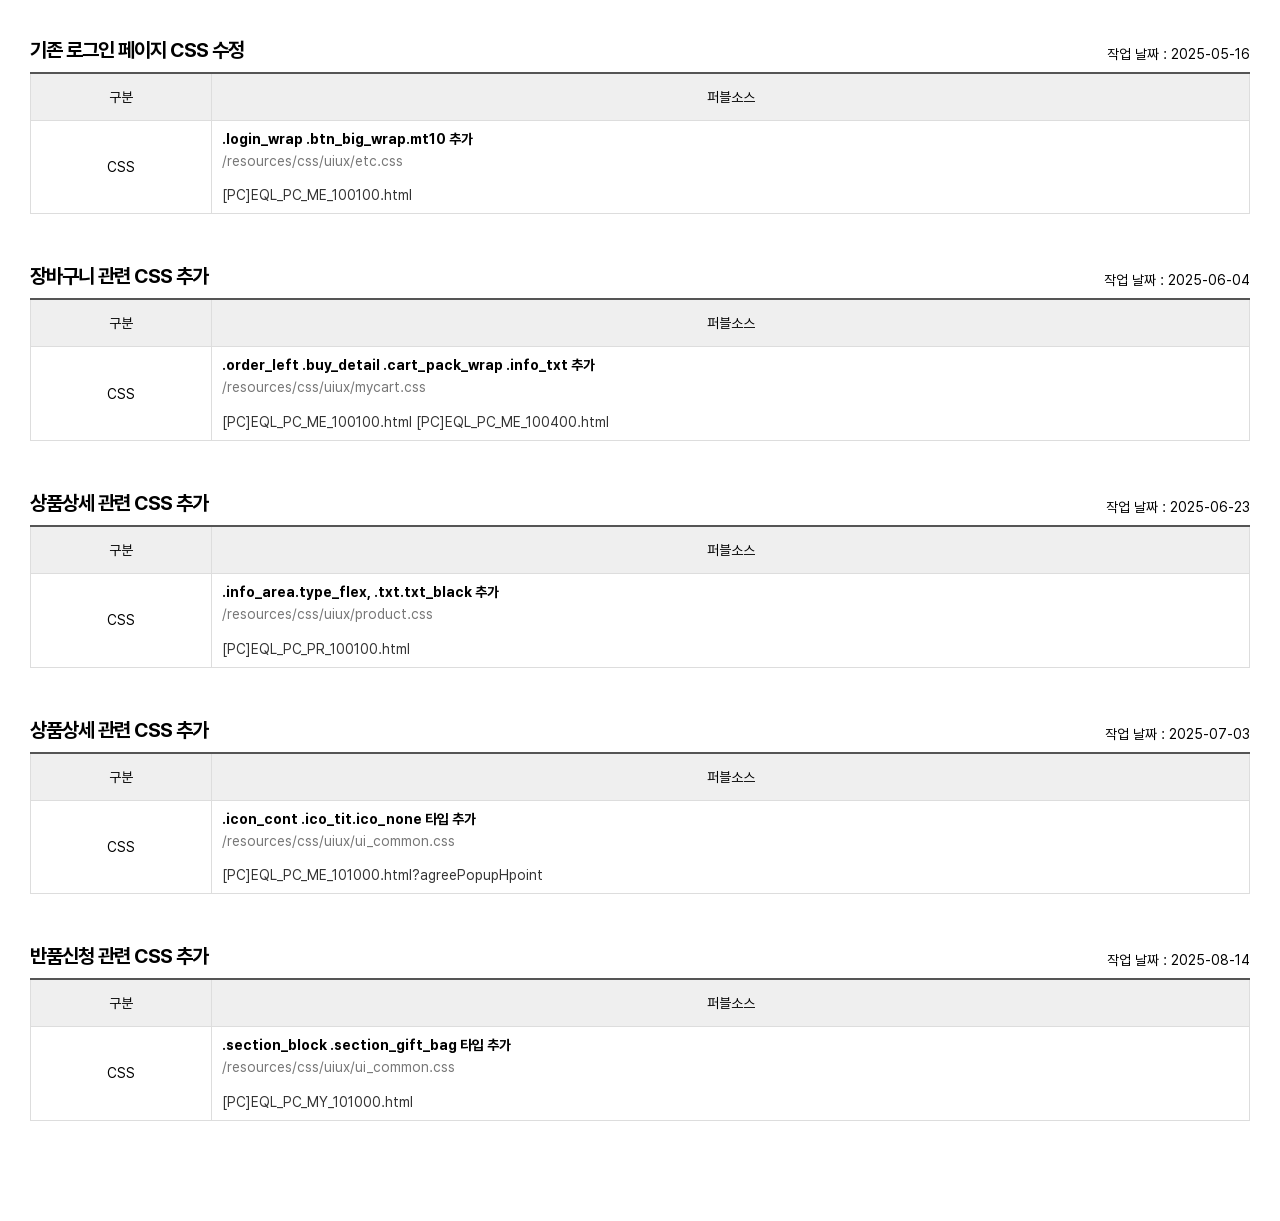
<file: guide/common_history.html>
<!doctype html>
<html lang="en">
  <head>
    <meta charset="UTF-8" />
    <link rel="stylesheet" type="text/css" href="./assets/css/base.css" />
    <title>프로젝트명</title>
    <style>
      td.end {
        background: green;
        color: #fff;
      }
      td.ing {
        color: blue;
      }
    </style>
  </head>
  <body>
    <div id="app">
      <header class="header-wrap">
        <div class="header-inner">
          <h1 class="toplogo">
            <a href="#" class="toplogo-link"><span class="toplogo-img">Sample Project</span><span class="toplogo-text">고도화 퍼블리싱</span></a>
          </h1>
          <div class="header-main-cols">
            <nav class="nav-wrap">
              <ul class="nav-list">
                <li>
                  <a href="index.html" class="nav-item" id="publish" target="_parent">PUBLISING LIST</a>
                </li>
                <!-- <li><a href="library_pc.html" class="nav-item" id="share" target="_parent">LIBRARY</a></li> -->
                <li>
                  <a href="source_list.html" class="nav-item" id="sourceList" target="_parent">퍼블리소스</a>
                </li>
                <li>
                  <a href="common_history.html" class="nav-item" id="devsend" target="_parent">퍼블공통 작업내역</a>
                </li>
                <li>
                  <a href="/guide/components.html" class="nav-item" id="components" target="_parent">COMPONENTS</a>
                </li>
                <!-- <li><a href="/guide/preview.html" class="nav-item" id="preview" target="_parent">퍼블형상트리</a></li> -->

                <!-- <li><a href="/guide/components_pc.html" class="nav-item" id="components" target="_parent">COMPONENTS</a></li> -->
              </ul>
              <script>
                const menuitem = document.querySelector('#devsend');
                if (!!menuitem) {
                  menuitem.classList.add('active');
                }
              </script>
            </nav>
          </div>
        </div>
      </header>
      <section class="middle-wrap">
        <div class="middle-templete">
          <div class="middle-right-cols">
            <div class="middle-right-content">
              <div class="middle-right-title-row">
                <h3 class="middle-right-title">퍼블공통작업내역</h3>
              </div>
              <div class="vertical-cont-item-wrap">
                <!--  -->
                <div class="vertical-cont-item-wrap">
                  <!--  -->
                  <div class="vertical-cont-item">
                    <div class="vertical-cont-title-wrap">
                      <p class="vertical-cont-title">셀렉트 data-value 연동</p>
                      <p class="vct-else">작업 날짜 : 2025-04-18</p>
                    </div>
                    <div class="vertical-cont-content">
                      <div class="codinglist-tb-wrap">
                        <table class="codinglist-tb">
                          <thead>
                            <tr>
                              <th class="depth" style="width: 150px">구분</th>
                              <th>퍼블소스</th>
                            </tr>
                          </thead>
                          <tbody>
                            <tr>
                              <td class="depth">
                                <span>JS</span>
                              </td>
                              <td class="txtleft">
                                <p class="source-title">콤보박스 콜백밸류 일부 추가</p>
                                <div class="source-wrap">/resources/js/common.js</div>
                                <br />
                                <p class="source-wrap">주석 - /* 2025-04-18 | 콜백추가 */</p>
                                <p>
                                  <a href="/html/v2/comp_select.html">/html/v2/comp_select.html</a>
                                </p>
                                <!-- <p><a href="/html/mobile/comp_select.html">[mobile]comp_select.html</a></p> -->
                              </td>
                            </tr>
                          </tbody>
                        </table>
                      </div>
                    </div>
                  </div>
                  <!-- //  -->

                  <!-- select 컴포넌트 layer 타입 추가 -->
                  <div class="vertical-cont-item">
                    <div class="vertical-cont-title-wrap">
                      <p class="vertical-cont-title">select 컴포넌트 layer 타입 추가</p>
                      <p class="vct-else">작업 날짜 : 2025-04-24</p>
                    </div>
                    <div class="vertical-cont-content">
                      <div class="codinglist-tb-wrap">
                        <table class="codinglist-tb">
                          <thead>
                            <tr>
                              <th class="depth" style="width: 150px">구분</th>
                              <th>퍼블소스</th>
                            </tr>
                          </thead>
                          <tbody>
                            <tr>
                              <td class="depth">
                                <span>HTML,CSS</span>
                              </td>
                              <td class="txtleft">
                                <p class="source-wrap">주석 - /* 2025-04-24 | 셀럭트 레이어 타입 추가 */</p>
                                <br />
                                <p class="source-wrap">/resources/css/uiux/form.css</p>
                                <p>
                                  <a href="/html/v2/comp_select.html">/html/v2/comp_select.html</a>
                                </p>
                              </td>
                            </tr>
                          </tbody>
                        </table>
                      </div>
                    </div>
                  </div>
                  <!-- // select 컴포넌트 layer 타입 추가 -->

                  <!-- select 수정 -->
                  <div class="vertical-cont-item">
                    <div class="vertical-cont-title-wrap">
                      <p class="vertical-cont-title">셀렉트 스크립트 수정</p>
                      <p class="vct-else">작업 날짜 : 2025-04-25</p>
                    </div>
                    <div class="vertical-cont-content">
                      <div class="codinglist-tb-wrap">
                        <table class="codinglist-tb">
                          <thead>
                            <tr>
                              <th class="depth" style="width: 150px">구분</th>
                              <th>퍼블소스</th>
                            </tr>
                          </thead>
                          <tbody>
                            <tr>
                              <td class="depth">
                                <span>JS</span>
                              </td>
                              <td class="txtleft">
                                <p class="source-title">target 및 value 수정</p>
                                <div class="source-wrap">/resources/js/common.js</div>
                                <br />
                                <p>
                                  <a href="/html/v2/comp_select.html">/html/v2/comp_select.html</a>
                                </p>
                              </td>
                            </tr>
                          </tbody>
                        </table>
                      </div>
                    </div>
                  </div>
                  <!-- // select 수정 -->

                  <!-- 폼 수정 -->
                  <div class="vertical-cont-item">
                    <div class="vertical-cont-title-wrap">
                      <p class="vertical-cont-title">폼 CSS 수정</p>
                      <p class="vct-else">작업 날짜 : 2025-05-02</p>
                    </div>
                    <div class="vertical-cont-content">
                      <div class="codinglist-tb-wrap">
                        <table class="codinglist-tb">
                          <thead>
                            <tr>
                              <th class="depth" style="width: 150px">구분</th>
                              <th>퍼블소스</th>
                            </tr>
                          </thead>
                          <tbody>
                            <tr>
                              <td class="depth">
                                <span>CSS</span>
                              </td>
                              <td class="txtleft">
                                <p class="source-title">.input_clear.show_btn 추가 (input:password / input:text 바꾸기 버튼)</p>
                                <div class="source-wrap">/resources/css/uiux/form.css</div>
                                <br />
                                <p>
                                  <a href="/html/v2/ME/EQL_PC_ME_100700.html">[PC]EQL_PC_ME_100700.html</a>
                                </p>
                              </td>
                            </tr>
                          </tbody>
                        </table>
                      </div>
                    </div>
                  </div>
                  <!-- // 폼 수정 -->

                  <!-- 버튼 수정 -->
                  <div class="vertical-cont-item">
                    <div class="vertical-cont-title-wrap">
                      <p class="vertical-cont-title">버튼 CSS 수정</p>
                      <p class="vct-else">작업 날짜 : 2025-05-12</p>
                    </div>
                    <div class="vertical-cont-content">
                      <div class="codinglist-tb-wrap">
                        <table class="codinglist-tb">
                          <thead>
                            <tr>
                              <th class="depth" style="width: 150px">구분</th>
                              <th>퍼블소스</th>
                            </tr>
                          </thead>
                          <tbody>
                            <tr>
                              <td class="depth">
                                <span>CSS</span>
                              </td>
                              <td class="txtleft">
                                <p class="source-title">.btn_big_wrap .ico_naver:before 추가</p>
                                <p class="source-title">.btn_big_wrap.mt40 추가</p>
                                <div class="source-wrap">/resources/css/uiux/icon_btn_etc.css</div>
                                <br />
                                <p>
                                  <a href="/html/v2/ME/EQL_PC_ME_100100.html">[PC]EQL_PC_ME_100100.html</a>
                                </p>
                                <p>
                                  <a href="/html/v2/ME/EQL_PC_ME_100100.html">[PC]EQL_PC_ME_100300.html</a>
                                </p>
                              </td>
                            </tr>
                          </tbody>
                        </table>
                      </div>
                    </div>
                  </div>
                  <!-- // 버튼 수정 -->

                  <!-- margin 수정 -->
                  <div class="vertical-cont-item">
                    <div class="vertical-cont-title-wrap">
                      <p class="vertical-cont-title">margin CSS 수정</p>
                      <p class="vct-else">작업 날짜 : 2025-05-12</p>
                    </div>
                    <div class="vertical-cont-content">
                      <div class="codinglist-tb-wrap">
                        <table class="codinglist-tb">
                          <thead>
                            <tr>
                              <th class="depth" style="width: 150px">구분</th>
                              <th>퍼블소스</th>
                            </tr>
                          </thead>
                          <tbody>
                            <tr>
                              <td class="depth">
                                <span>CSS</span>
                              </td>
                              <td class="txtleft">
                                <p class="source-title">.mt15, .mt20, .mt40, .mt60 추가 및 수정</p>
                                <div class="source-wrap">/resources/css/uiux/ui_common.css</div>
                                <br />
                                <p>
                                  <a href="/html/v2/ME/EQL_PC_ME_100100.html">[PC]EQL_PC_ME_100700.html</a>
                                </p>
                              </td>
                            </tr>
                          </tbody>
                        </table>
                      </div>
                    </div>
                  </div>
                  <!-- // margin 수정 -->

                  <!-- 기존 로그인 페이지 수정 -->
                  <div class="vertical-cont-item">
                    <div class="vertical-cont-title-wrap">
                      <p class="vertical-cont-title">기존 로그인 페이지 CSS 수정</p>
                      <p class="vct-else">작업 날짜 : 2025-05-16</p>
                    </div>
                    <div class="vertical-cont-content">
                      <div class="codinglist-tb-wrap">
                        <table class="codinglist-tb">
                          <thead>
                            <tr>
                              <th class="depth" style="width: 150px">구분</th>
                              <th>퍼블소스</th>
                            </tr>
                          </thead>
                          <tbody>
                            <tr>
                              <td class="depth">
                                <span>CSS</span>
                              </td>
                              <td class="txtleft">
                                <p class="source-title">.login_wrap .btn_big_wrap.mt10 추가</p>
                                <div class="source-wrap">/resources/css/uiux/etc.css</div>
                                <br />
                                <p>
                                  <a href="/html/v2/ME/EQL_PC_ME_100100.html">[PC]EQL_PC_ME_100100.html</a>
                                </p>
                              </td>
                            </tr>
                          </tbody>
                        </table>
                      </div>
                    </div>
                  </div>
                  <!-- // 기존 로그인 페이지 수정 -->

                  <!-- info_txt 타입 추가 -->
                  <div class="vertical-cont-item">
                    <div class="vertical-cont-title-wrap">
                      <p class="vertical-cont-title">장바구니 관련 CSS 추가</p>
                      <p class="vct-else">작업 날짜 : 2025-06-04</p>
                    </div>
                    <div class="vertical-cont-content">
                      <div class="codinglist-tb-wrap">
                        <table class="codinglist-tb">
                          <thead>
                            <tr>
                              <th class="depth" style="width: 150px">구분</th>
                              <th>퍼블소스</th>
                            </tr>
                          </thead>
                          <tbody>
                            <tr>
                              <td class="depth">
                                <span>CSS</span>
                              </td>
                              <td class="txtleft">
                                <p class="source-title">.order_left .buy_detail .cart_pack_wrap .info_txt 추가</p>
                                <div class="source-wrap">/resources/css/uiux/mycart.css</div>
                                <br />
                                <p>
                                  <a href="/html/v2/OR/EQL_PC_OR_100100.html">[PC]EQL_PC_ME_100100.html</a>
                                  <a href="/html/v2/OR/EQL_PC_ME_100400.html">[PC]EQL_PC_ME_100400.html</a>
                                </p>
                              </td>
                            </tr>
                          </tbody>
                        </table>
                      </div>
                    </div>
                  </div>
                  <!-- // info_txt 타입 추가 -->

                  <!-- info_area 타입 추가 -->
                  <div class="vertical-cont-item">
                    <div class="vertical-cont-title-wrap">
                      <p class="vertical-cont-title">상품상세 관련 CSS 추가</p>
                      <p class="vct-else">작업 날짜 : 2025-06-23</p>
                    </div>
                    <div class="vertical-cont-content">
                      <div class="codinglist-tb-wrap">
                        <table class="codinglist-tb">
                          <thead>
                            <tr>
                              <th class="depth" style="width: 150px">구분</th>
                              <th>퍼블소스</th>
                            </tr>
                          </thead>
                          <tbody>
                            <tr>
                              <td class="depth">
                                <span>CSS</span>
                              </td>
                              <td class="txtleft">
                                <p class="source-title">.info_area.type_flex, .txt.txt_black 추가</p>
                                <div class="source-wrap">/resources/css/uiux/product.css</div>
                                <br />
                                <p>
                                  <a href="/html/v2/PR/EQL_PC_PR_100100.html">[PC]EQL_PC_PR_100100.html</a>
                                </p>
                              </td>
                            </tr>
                          </tbody>
                        </table>
                      </div>
                    </div>
                  </div>
                  <!-- // info_area 타입 추가 -->

                  <!-- ico_txt 타입 추가 -->
                  <div class="vertical-cont-item">
                    <div class="vertical-cont-title-wrap">
                      <p class="vertical-cont-title">상품상세 관련 CSS 추가</p>
                      <p class="vct-else">작업 날짜 : 2025-07-03</p>
                    </div>
                    <div class="vertical-cont-content">
                      <div class="codinglist-tb-wrap">
                        <table class="codinglist-tb">
                          <thead>
                            <tr>
                              <th class="depth" style="width: 150px">구분</th>
                              <th>퍼블소스</th>
                            </tr>
                          </thead>
                          <tbody>
                            <tr>
                              <td class="depth">
                                <span>CSS</span>
                              </td>
                              <td class="txtleft">
                                <p class="source-title">.icon_cont .ico_tit.ico_none 타입 추가</p>
                                <div class="source-wrap">/resources/css/uiux/ui_common.css</div>
                                <br />
                                <p>
                                  <a href="/html/v2/ME/EQL_PC_ME_101000.html?agreePopupHpoint">[PC]EQL_PC_ME_101000.html?agreePopupHpoint</a>
                                </p>
                              </td>
                            </tr>
                          </tbody>
                        </table>
                      </div>
                    </div>
                  </div>
                  <!-- // ico_txt 타입 추가 -->

                  <!-- .section_block 타입 추가 -->
                  <div class="vertical-cont-item">
                    <div class="vertical-cont-title-wrap">
                      <p class="vertical-cont-title">반품신청 관련 CSS 추가</p>
                      <p class="vct-else">작업 날짜 : 2025-08-14</p>
                    </div>
                    <div class="vertical-cont-content">
                      <div class="codinglist-tb-wrap">
                        <table class="codinglist-tb">
                          <thead>
                            <tr>
                              <th class="depth" style="width: 150px">구분</th>
                              <th>퍼블소스</th>
                            </tr>
                          </thead>
                          <tbody>
                            <tr>
                              <td class="depth">
                                <span>CSS</span>
                              </td>
                              <td class="txtleft">
                                <p class="source-title">.section_block .section_gift_bag 타입 추가</p>
                                <div class="source-wrap">/resources/css/uiux/ui_common.css</div>
                                <br />
                                <p>
                                  <a href="/html/v2/MY/EQL_PC_MY_101000.html">[PC]EQL_PC_MY_101000.html</a>
                                </p>
                              </td>
                            </tr>
                          </tbody>
                        </table>
                      </div>
                    </div>
                  </div>
                  <!-- // section_block 타입 추가 -->
                </div>
                <!-- // -->
              </div>
            </div>
          </div>
        </div>
      </section>
    </div>
  </body>
</html>
</file>
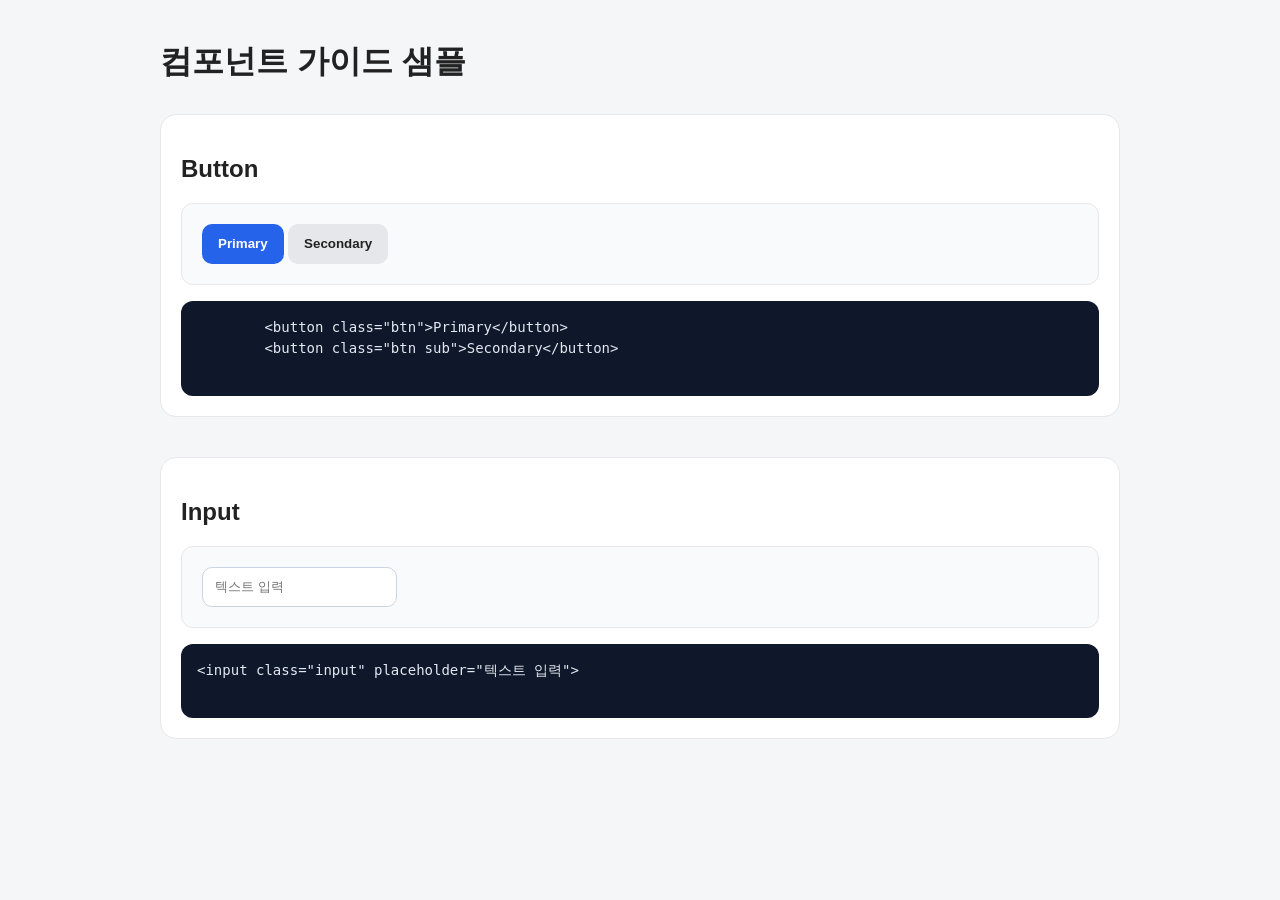
<file: guide/component_guide_sample.html>
<!DOCTYPE html>
<html lang="ko">
  <head>
    <meta charset="UTF-8" />
    <meta name="viewport" content="width=device-width, initial-scale=1.0" />
    <title>Component Guide</title>
    <style>
      * {
        box-sizing: border-box;
      }
      body {
        margin: 0;
        font-family: Arial;
        background: #f4f6f8;
        color: #222;
      }
      .wrap {
        max-width: 1000px;
        margin: 40px auto;
        padding: 0 20px;
      }
      h1 {
        margin-bottom: 30px;
      }
      .comp {
        margin-bottom: 40px;
        border: 1px solid #e5e7eb;
        border-radius: 16px;
        background: #fff;
        padding: 20px;
      }
      .preview {
        padding: 20px;
        background: #f9fafb;
        border-radius: 12px;
        border: 1px solid #e5e7eb;
      }
      .code {
        margin-top: 16px;
        background: #0f172a;
        color: #e2e8f0;
        border-radius: 12px;
        overflow: auto;
      }
      .code pre {
        margin: 0;
        padding: 16px;
        font-size: 14px;
        line-height: 1.5;
      }
      .btn {
        display: inline-flex;
        align-items: center;
        justify-content: center;
        height: 40px;
        padding: 0 16px;
        border-radius: 10px;
        border: 0;
        background: #2563eb;
        color: #fff;
        font-weight: 700;
        cursor: pointer;
      }
      .btn.sub {
        background: #e5e7eb;
        color: #222;
      }
      .input {
        height: 40px;
        padding: 0 12px;
        border: 1px solid #cbd5e1;
        border-radius: 10px;
      }
    </style>
  </head>
  <body>
    <div class="wrap">
      <h1>컴포넌트 가이드 샘플</h1>

      <div class="comp">
        <h2>Button</h2>

        <!-- prettier-ignore -->
        <div class="preview">
          <button class="btn">Primary</button>
          <button class="btn sub">Secondary</button>
        </div>

        <div class="code"><pre></pre></div>
      </div>

      <div class="comp">
        <h2>Input</h2>

        <!-- prettier-ignore -->
        <div class="preview">
<input class="input" placeholder="텍스트 입력" />
        </div>

        <div class="code"><pre></pre></div>
      </div>
    </div>

    <script>
      document.querySelectorAll(".comp").forEach((comp) => {
        const preview = comp.querySelector(".preview");
        const code = comp.querySelector(".code pre");

        if (!preview || !code) return;

        const html = preview.innerHTML
          .replace(/^\n+|\n+$/g, "")
          .replace(/^\s{2}/gm, "");

        code.textContent = html;
      });
    </script>
  </body>
</html>
</file>
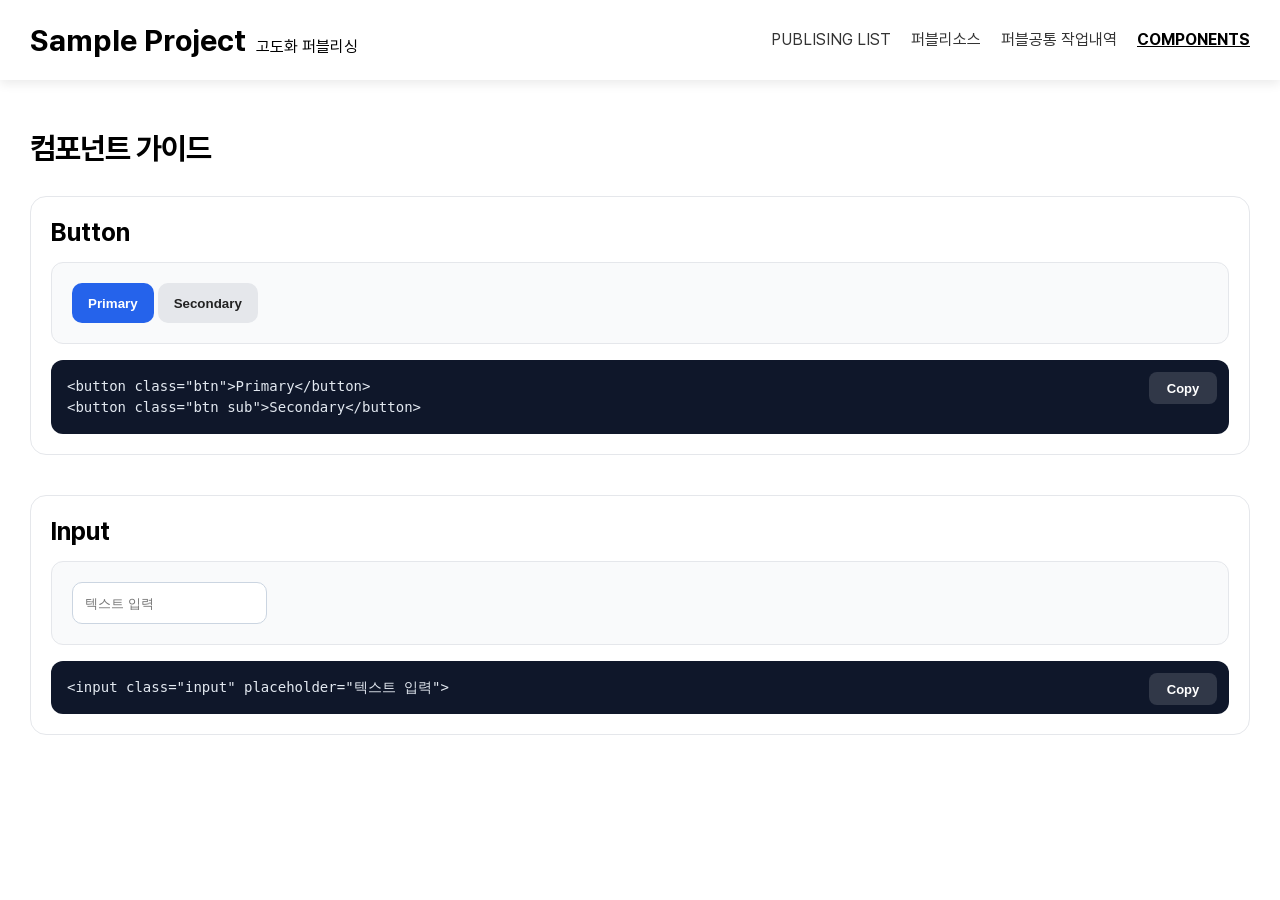
<file: guide/components.html>
<!DOCTYPE html>
<html lang="en">
  <head>
    <meta charset="UTF-8" />
    <link rel="stylesheet" type="text/css" href="./assets/css/base.css" />
    <title>프로젝트명</title>
  </head>

  <body>
    <div id="app">
      <header class="header-wrap">
        <div class="header-inner">
          <h1 class="toplogo">
            <a href="#" class="toplogo-link"><span class="toplogo-img">Sample Project</span><span class="toplogo-text">고도화 퍼블리싱</span></a>
          </h1>
          <div class="header-main-cols">
            <nav class="nav-wrap">
              <ul class="nav-list">
                <li>
                  <a href="index.html" class="nav-item" id="publish" target="_parent">PUBLISING LIST</a>
                </li>
                <li>
                  <a href="source_list.html" class="nav-item" id="sourceList" target="_parent">퍼블리소스</a>
                </li>
                <li>
                  <a href="common_history.html" class="nav-item" id="devsend" target="_parent">퍼블공통 작업내역</a>
                </li>
                <li><a href="/guide/components.html" class="nav-item" id="components" target="_parent">COMPONENTS</a></li>
              </ul>
              <script>
                const menuitem = document.querySelector('#components');
                if (!!menuitem) {
                  menuitem.classList.add('active');
                }
              </script>
            </nav>
          </div>
        </div>
      </header>
      <section class="middle-wrap">
        <div class="middle-templete">
          <div class="middle-right-cols">
            <div class="middle-right-content">
              <div class="middle-right-title-row">
                <h3 class="middle-right-title">컴포넌트 가이드</h3>
              </div>
              <div class="comp_wrap">
                <div class="comp_item">
                  <h4>Button</h4>

                  <div class="preview">
                    <button class="btn">Primary</button>
                    <button class="btn sub">Secondary</button>
                  </div>

                  <div class="code">
                    <button type="button" class="code_copy" aria-label="코드 복사">Copy</button>
                    <pre></pre>
                  </div>
                </div>

                <div class="comp_item">
                  <h4>Input</h4>

                  <div class="preview">
                    <input class="input" placeholder="텍스트 입력" />
                  </div>

                  <div class="code">
                    <button type="button" class="code_copy" aria-label="코드 복사">Copy</button>
                    <pre></pre>
                  </div>
                </div>
              </div>
            </div>
          </div>
        </div>
      </section>
    </div>
    <script>
      function escapeHtml(str) {
        return str.replace(/&/g, '&amp;').replace(/</g, '&lt;').replace(/>/g, '&gt;');
      }

      function getCodeHtml(preview) {
        return preview.innerHTML.replace(/^\n+|\n+$/g, '').replace(/^\s+/gm, '');
      }

      async function copyText(text) {
        if (navigator.clipboard && window.isSecureContext) {
          await navigator.clipboard.writeText(text);
          return;
        }

        const textarea = document.createElement('textarea');
        textarea.value = text;
        textarea.setAttribute('readonly', '');
        textarea.style.position = 'fixed';
        textarea.style.top = '-9999px';
        document.body.appendChild(textarea);
        textarea.select();
        document.execCommand('copy');
        document.body.removeChild(textarea);
      }

      document.querySelectorAll('.comp_item').forEach((comp) => {
        const preview = comp.querySelector('.preview');
        const code = comp.querySelector('.code pre');
        const copyButton = comp.querySelector('.code_copy');

        if (!preview || !code || !copyButton) return;

        const html = getCodeHtml(preview);
        code.innerHTML = escapeHtml(html);

        copyButton.addEventListener('click', async () => {
          try {
            await copyText(html);
            copyButton.classList.add('is_done');
            copyButton.textContent = '✓';
            clearTimeout(copyButton._timer);
            copyButton._timer = setTimeout(() => {
              copyButton.classList.remove('is_done');
              copyButton.textContent = 'Copy';
            }, 1500);
          } catch (error) {
            copyButton.textContent = 'Fail';
            clearTimeout(copyButton._timer);
            copyButton._timer = setTimeout(() => {
              copyButton.textContent = 'Copy';
            }, 1500);
          }
        });
      });
    </script>
  </body>
</html>
</file>
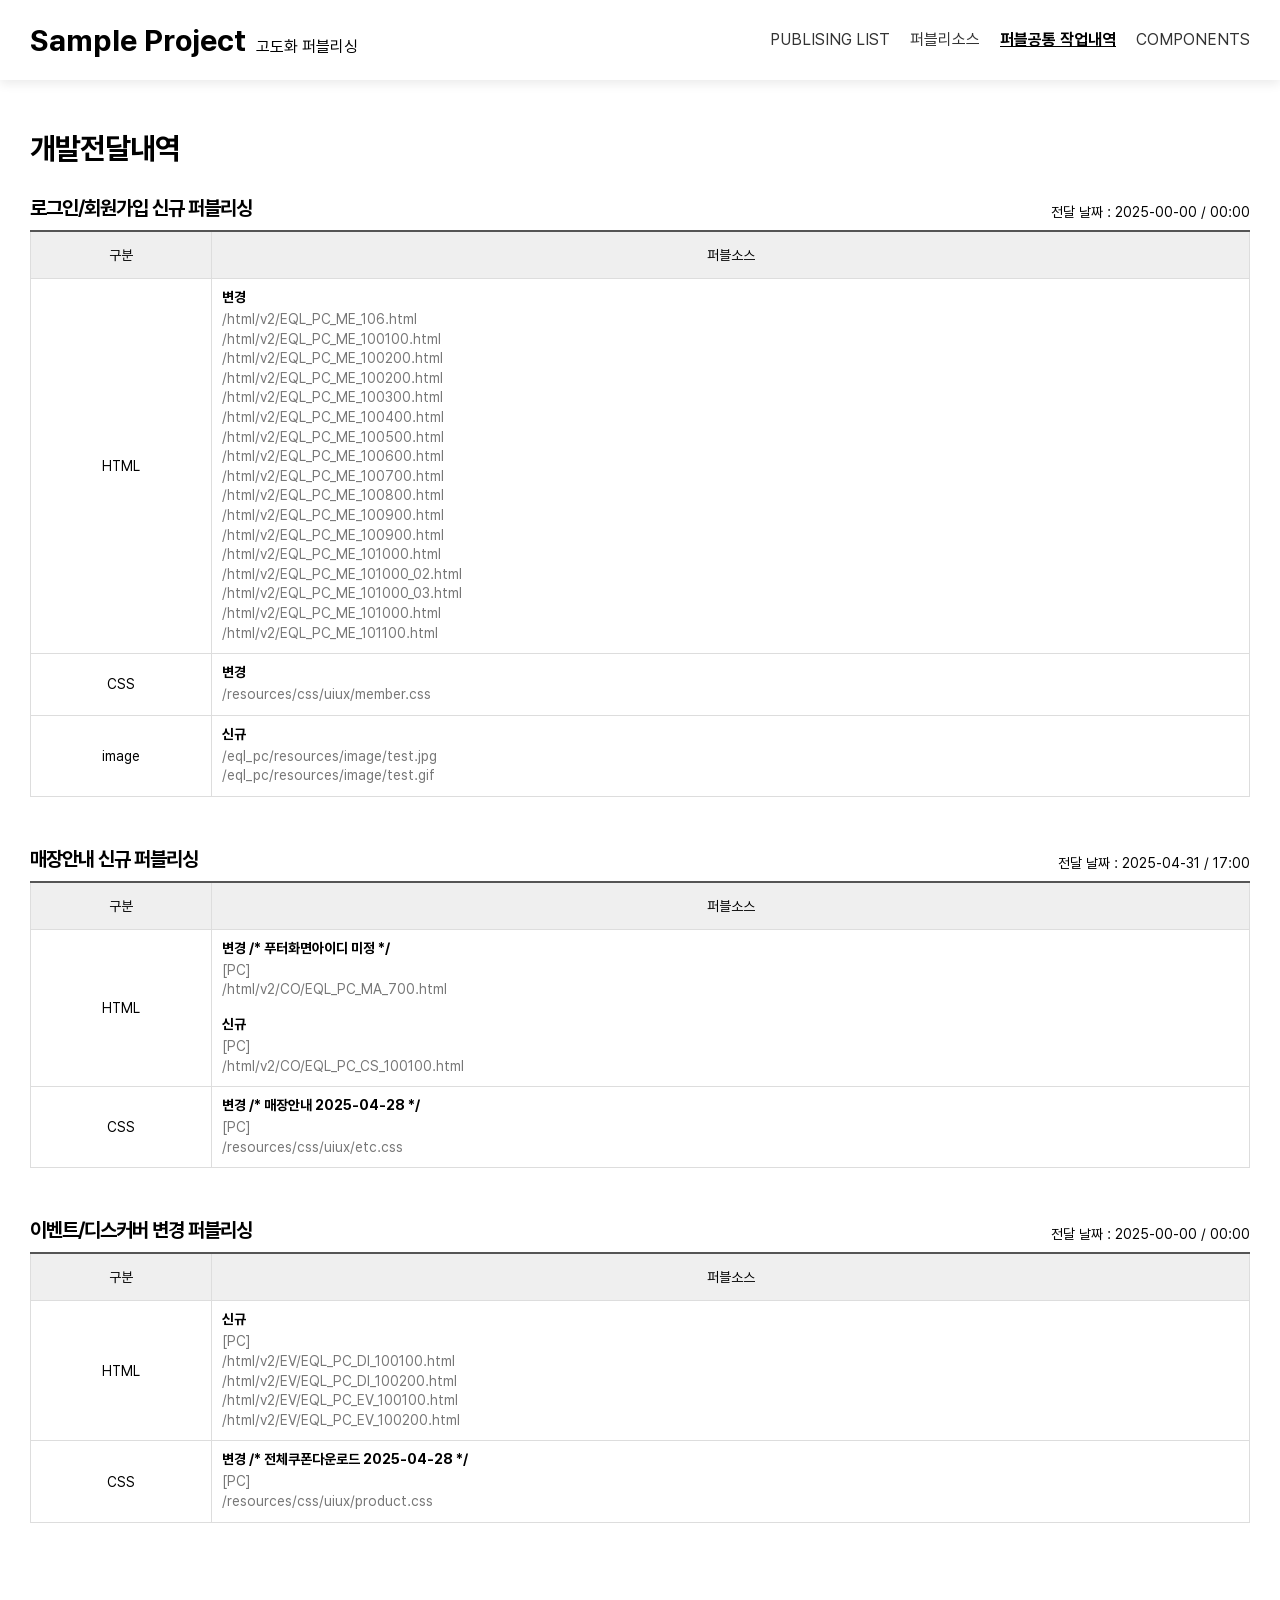
<file: guide/dev_send.html>
<!doctype html>
<html lang="en">
  <head>
    <meta charset="UTF-8" />
    <link rel="stylesheet" type="text/css" href="./assets/css/base.css" />
    <title>프로젝트명</title>
    <style>
      td.end {
        background: green;
        color: #fff;
      }
      td.ing {
        color: blue;
      }
    </style>
  </head>
  <body>
    <div id="app">
      <header class="header-wrap">
        <div class="header-inner">
          <h1 class="toplogo">
            <a href="#" class="toplogo-link"><span class="toplogo-img">Sample Project</span><span class="toplogo-text">고도화 퍼블리싱</span></a>
          </h1>
          <div class="header-main-cols">
            <nav class="nav-wrap">
              <ul class="nav-list">
                <li>
                  <a href="index.html" class="nav-item" id="publish" target="_parent">PUBLISING LIST</a>
                </li>
                <!-- <li><a href="library_pc.html" class="nav-item" id="share" target="_parent">LIBRARY</a></li> -->
                <li>
                  <a href="source_list.html" class="nav-item" id="sourceList" target="_parent">퍼블리소스</a>
                </li>
                <li>
                  <a href="common_history.html" class="nav-item" id="devsend" target="_parent">퍼블공통 작업내역</a>
                </li>
                <li>
                  <a href="/guide/components.html" class="nav-item" id="components" target="_parent">COMPONENTS</a>
                </li>
                <!-- <li><a href="/guide/preview.html" class="nav-item" id="preview" target="_parent">퍼블형상트리</a></li> -->

                <!-- <li><a href="/guide/components_pc.html" class="nav-item" id="components" target="_parent">COMPONENTS</a></li> -->
              </ul>
              <script>
                const menuitem = document.querySelector('#devsend');
                if (!!menuitem) {
                  menuitem.classList.add('active');
                }
              </script>
            </nav>
          </div>
        </div>
      </header>
      <section class="middle-wrap">
        <div class="middle-templete">
          <div class="middle-right-cols">
            <div class="middle-right-content">
              <div class="middle-right-title-row">
                <h3 class="middle-right-title">개발전달내역</h3>
              </div>
              <div class="vertical-cont-item-wrap">
                <!--  -->
                <div class="vertical-cont-item-wrap">
                  <!--  -->
                  <div class="vertical-cont-item">
                    <div class="vertical-cont-title-wrap">
                      <p class="vertical-cont-title">로그인/회원가입 신규 퍼블리싱</p>
                      <p class="vct-else">전달 날짜 : 2025-00-00 / 00:00</p>
                    </div>
                    <div class="vertical-cont-content">
                      <div class="codinglist-tb-wrap">
                        <table class="codinglist-tb">
                          <thead>
                            <tr>
                              <th class="depth" style="width: 150px">구분</th>
                              <th>퍼블소스</th>
                            </tr>
                          </thead>
                          <tbody>
                            <tr>
                              <td class="depth">
                                <span>HTML</span>
                              </td>
                              <td class="txtleft">
                                <p class="source-title">변경</p>
                                <div class="source-wrap">
                                  /html/v2/EQL_PC_ME_106.html<br />
                                  /html/v2/EQL_PC_ME_100100.html<br />
                                  /html/v2/EQL_PC_ME_100200.html<br />
                                  /html/v2/EQL_PC_ME_100200.html<br />
                                  /html/v2/EQL_PC_ME_100300.html<br />
                                  /html/v2/EQL_PC_ME_100400.html<br />
                                  /html/v2/EQL_PC_ME_100500.html<br />
                                  /html/v2/EQL_PC_ME_100600.html<br />
                                  /html/v2/EQL_PC_ME_100700.html<br />
                                  /html/v2/EQL_PC_ME_100800.html<br />
                                  /html/v2/EQL_PC_ME_100900.html<br />
                                  /html/v2/EQL_PC_ME_100900.html<br />
                                  /html/v2/EQL_PC_ME_101000.html<br />
                                  /html/v2/EQL_PC_ME_101000_02.html<br />
                                  /html/v2/EQL_PC_ME_101000_03.html<br />
                                  /html/v2/EQL_PC_ME_101000.html<br />
                                  /html/v2/EQL_PC_ME_101100.html<br />
                                </div>
                                <!-- <br />
                                <br />
                                <p class="source-title">신규</p>
                                <div class="source-wrap">
                                  /html/v2/popup_dimmed_L.html<br />
                                  /html/v2/popup_dimmed_L.html<br />
                                  /html/v2/popup_dimmed_L.html<br />
                                </div> -->
                              </td>
                            </tr>
                            <tr>
                              <td class="depth">
                                <span>CSS</span>
                              </td>
                              <td class="txtleft">
                                <p class="source-title">변경</p>
                                <div class="source-wrap">/resources/css/uiux/member.css</div>
                                <!-- <br />
                                <br />
                                <p class="source-title">신규</p>
                                <div class="source-wrap">
                                  /eql_pc/resources/css/reset.css<br />
                                  /eql_pc/resources/css/list.css
                                </div> -->
                              </td>
                            </tr>
                            <tr>
                              <td class="depth">
                                <span>image</span>
                              </td>
                              <td class="txtleft">
                                <p class="source-title">신규</p>
                                <div class="source-wrap">
                                  /eql_pc/resources/image/test.jpg<br />
                                  /eql_pc/resources/image/test.gif
                                </div>
                              </td>
                            </tr>
                          </tbody>
                        </table>
                      </div>
                    </div>
                  </div>
                  <!-- //  -->

                  <!-- 매장안내 -->
                  <div class="vertical-cont-item">
                    <div class="vertical-cont-title-wrap">
                      <p class="vertical-cont-title">매장안내 신규 퍼블리싱</p>
                      <p class="vct-else">전달 날짜 : 2025-04-31 / 17:00</p>
                    </div>
                    <div class="vertical-cont-content">
                      <div class="codinglist-tb-wrap">
                        <table class="codinglist-tb">
                          <thead>
                            <tr>
                              <th class="depth" style="width: 150px">구분</th>
                              <th>퍼블소스</th>
                            </tr>
                          </thead>
                          <tbody>
                            <tr>
                              <td class="depth">
                                <span>HTML</span>
                              </td>
                              <td class="txtleft">
                                <p class="source-title">변경 /* 푸터화면아이디 미정 */</p>
                                <div class="source-wrap">
                                  [PC] <br />
                                  /html/v2/CO/EQL_PC_MA_700.html<br />
                                </div>
                                <br />
                                <p class="source-title">신규</p>
                                <div class="source-wrap">
                                  [PC]<br />

                                  /html/v2/CO/EQL_PC_CS_100100.html<br />
                                </div>
                              </td>
                            </tr>
                            <tr>
                              <td class="depth">
                                <span>CSS</span>
                              </td>
                              <td class="txtleft">
                                <p class="source-title">변경 /* 매장안내 2025-04-28 */</p>
                                <div class="source-wrap">
                                  [PC]<br />
                                  /resources/css/uiux/etc.css
                                </div>
                              </td>
                            </tr>
                          </tbody>
                        </table>
                      </div>
                    </div>
                  </div>
                  <!-- // 매장안내 -->

                  <!-- 이벤트/디스커버 -->
                  <div class="vertical-cont-item">
                    <div class="vertical-cont-title-wrap">
                      <p class="vertical-cont-title">이벤트/디스커버 변경 퍼블리싱</p>
                      <p class="vct-else">전달 날짜 : 2025-00-00 / 00:00</p>
                    </div>
                    <div class="vertical-cont-content">
                      <div class="codinglist-tb-wrap">
                        <table class="codinglist-tb">
                          <thead>
                            <tr>
                              <th class="depth" style="width: 150px">구분</th>
                              <th>퍼블소스</th>
                            </tr>
                          </thead>
                          <tbody>
                            <tr>
                              <td class="depth">
                                <span>HTML</span>
                              </td>
                              <td class="txtleft">
                                <p class="source-title">신규</p>
                                <div class="source-wrap">
                                  [PC]<br />
                                  /html/v2/EV/EQL_PC_DI_100100.html<br />
                                  /html/v2/EV/EQL_PC_DI_100200.html<br />
                                  /html/v2/EV/EQL_PC_EV_100100.html<br />
                                  /html/v2/EV/EQL_PC_EV_100200.html<br />
                                </div>
                              </td>
                            </tr>
                            <tr>
                              <td class="depth">
                                <span>CSS</span>
                              </td>
                              <td class="txtleft">
                                <p class="source-title">변경 /* 전체쿠폰다운로드 2025-04-28 */</p>
                                <div class="source-wrap">
                                  [PC]<br />
                                  /resources/css/uiux/product.css
                                </div>
                              </td>
                            </tr>
                          </tbody>
                        </table>
                      </div>
                    </div>
                  </div>
                  <!-- // 이벤트/디스커버 -->
                </div>
                <!-- // -->
              </div>
            </div>
          </div>
        </div>
      </section>
    </div>
  </body>
</html>
</file>
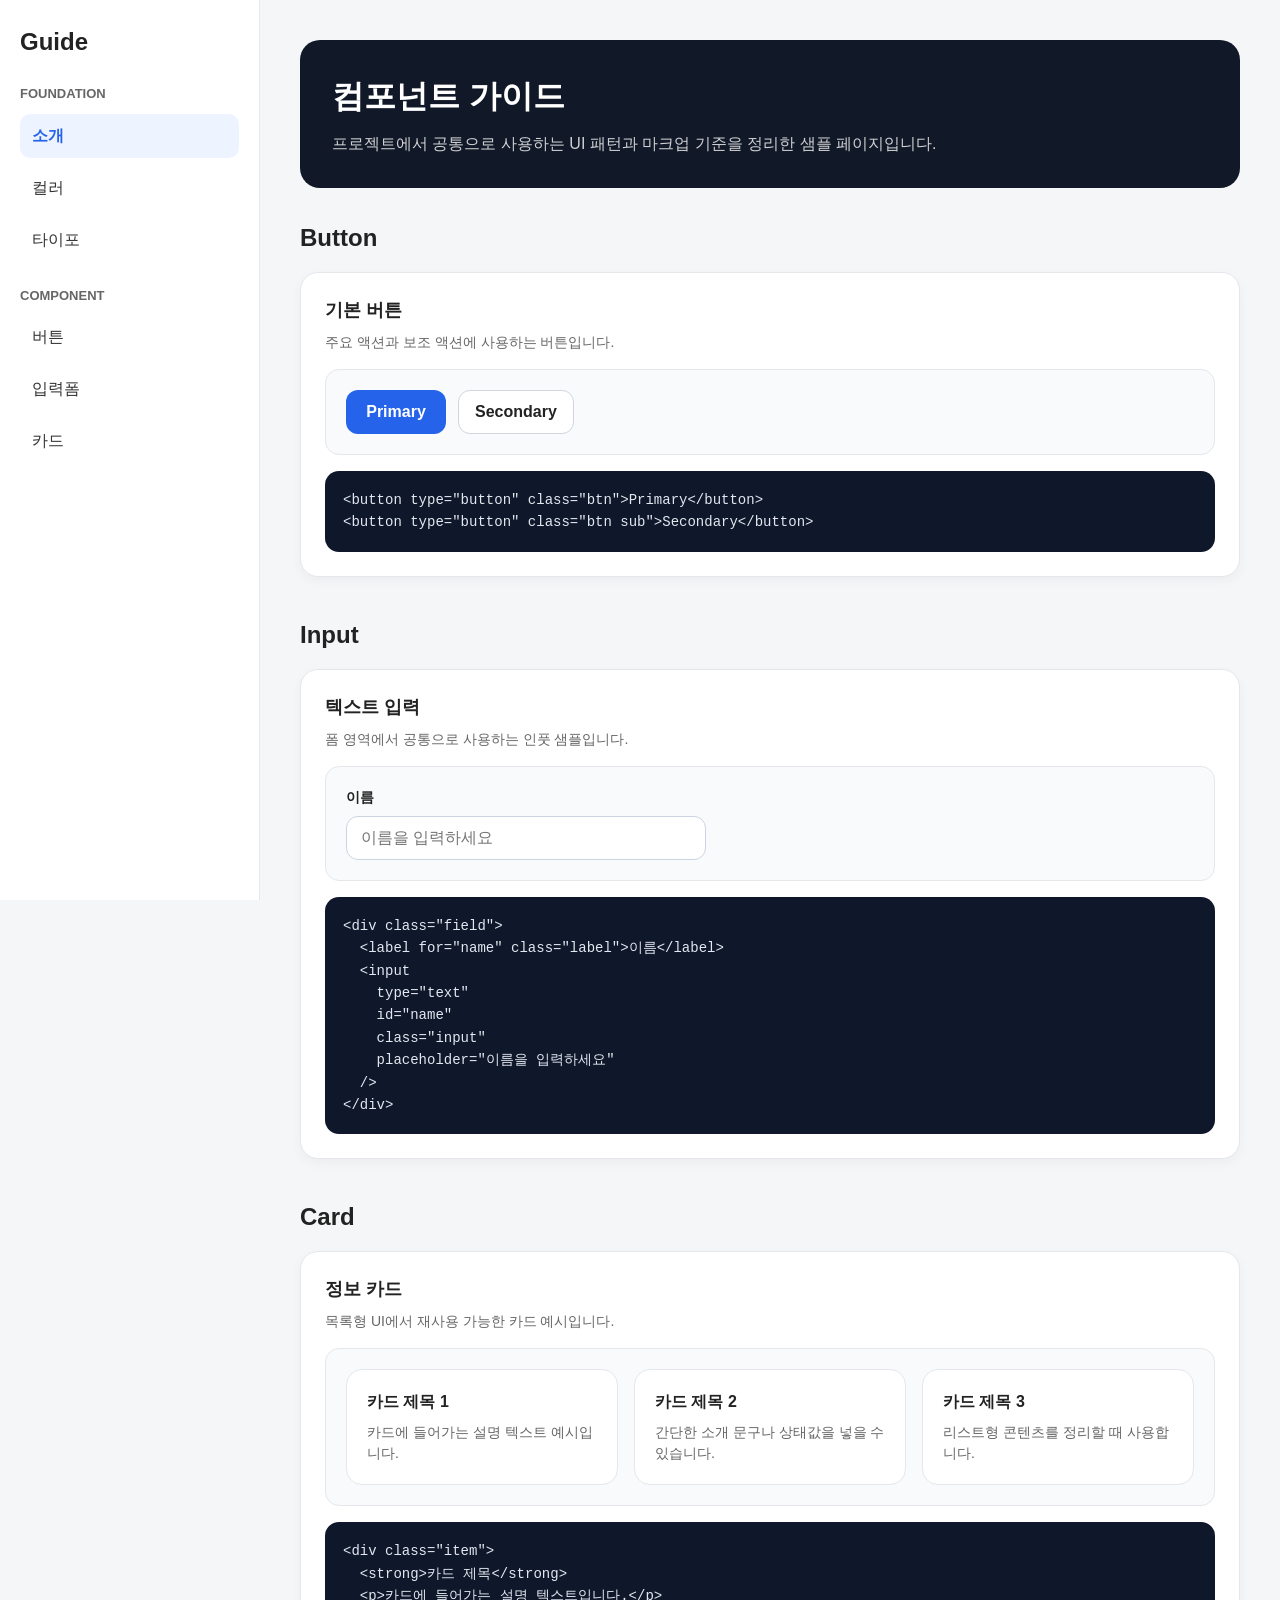
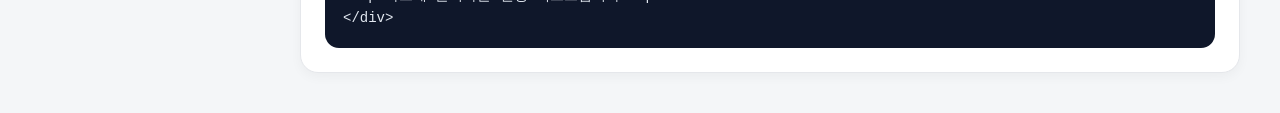
<file: guide/guide.html>
<!DOCTYPE html>
<html lang="ko">
  <head>
    <meta charset="UTF-8" />
    <meta name="viewport" content="width=device-width, initial-scale=1.0" />
    <title>컴포넌트 가이드</title>
    <style>
      * {
        box-sizing: border-box;
      }

      html,
      body {
        margin: 0;
        padding: 0;
        font-family: Arial, sans-serif;
        color: #222;
        background: #f4f6f8;
        line-height: 1.5;
      }

      a {
        color: inherit;
        text-decoration: none;
      }

      button,
      input,
      select,
      textarea {
        font: inherit;
      }

      .wrap {
        display: flex;
        min-height: 100vh;
      }

      .side {
        width: 260px;
        padding: 24px 20px;
        background: #fff;
        border-right: 1px solid #e5e7eb;
        position: sticky;
        top: 0;
        height: 100vh;
        overflow: auto;
      }

      .logo {
        margin: 0 0 24px;
        font-size: 24px;
        font-weight: 700;
      }

      .group + .group {
        margin-top: 24px;
      }

      .gtitle {
        margin: 0 0 10px;
        font-size: 13px;
        font-weight: 700;
        color: #666;
        text-transform: uppercase;
      }

      .menu {
        margin: 0;
        padding: 0;
        list-style: none;
      }

      .menu li + li {
        margin-top: 8px;
      }

      .menu a {
        display: block;
        padding: 10px 12px;
        border-radius: 10px;
        color: #333;
      }

      .menu a:hover,
      .menu a.on {
        background: #eef4ff;
        color: #2563eb;
        font-weight: 700;
      }

      .content {
        flex: 1;
        min-width: 0;
        padding: 40px;
      }

      .hero {
        margin-bottom: 32px;
        padding: 32px;
        border-radius: 20px;
        background: #111827;
        color: #fff;
      }

      .hero h2 {
        margin: 0 0 12px;
        font-size: 32px;
      }

      .hero p {
        margin: 0;
        color: rgba(255, 255, 255, 0.8);
      }

      .section + .section {
        margin-top: 40px;
      }

      .stitle {
        margin: 0 0 16px;
        font-size: 24px;
        font-weight: 700;
      }

      .card {
        background: #fff;
        border: 1px solid #e5e7eb;
        border-radius: 18px;
        padding: 24px;
        box-shadow: 0 4px 12px rgba(0, 0, 0, 0.04);
      }

      .card + .card {
        margin-top: 16px;
      }

      .ctitle {
        margin: 0 0 8px;
        font-size: 18px;
        font-weight: 700;
      }

      .desc {
        margin: 0 0 16px;
        color: #666;
        font-size: 14px;
      }

      .preview {
        padding: 20px;
        border-radius: 14px;
        background: #f9fafb;
        border: 1px solid #e5e7eb;
      }

      .code {
        margin-top: 16px;
        border-radius: 14px;
        overflow: hidden;
        background: #0f172a;
        color: #e2e8f0;
      }

      .code pre {
        margin: 0;
        padding: 18px;
        overflow: auto;
        font-size: 14px;
        line-height: 1.6;
      }

      .row {
        display: flex;
        flex-wrap: wrap;
        gap: 12px;
      }

      .btn {
        display: inline-flex;
        align-items: center;
        justify-content: center;
        min-width: 100px;
        height: 44px;
        padding: 0 16px;
        border: 1px solid transparent;
        border-radius: 12px;
        background: #2563eb;
        color: #fff;
        font-weight: 700;
        cursor: pointer;
      }

      .btn:hover {
        background: #1d4ed8;
      }

      .btn.sub {
        background: #fff;
        color: #222;
        border-color: #d1d5db;
      }

      .btn.sub:hover {
        background: #f3f4f6;
      }

      .field {
        max-width: 360px;
      }

      .label {
        display: block;
        margin-bottom: 8px;
        font-size: 14px;
        font-weight: 700;
      }

      .input {
        width: 100%;
        height: 44px;
        padding: 0 14px;
        border: 1px solid #cbd5e1;
        border-radius: 12px;
        background: #fff;
      }

      .input:focus {
        outline: none;
        border-color: #2563eb;
        box-shadow: 0 0 0 4px rgba(37, 99, 235, 0.12);
      }

      .list {
        display: grid;
        grid-template-columns: repeat(3, minmax(0, 1fr));
        gap: 16px;
      }

      .item {
        padding: 20px;
        border: 1px solid #e5e7eb;
        border-radius: 16px;
        background: #fff;
      }

      .item strong {
        display: block;
        margin-bottom: 8px;
        font-size: 16px;
      }

      .item p {
        margin: 0;
        color: #666;
        font-size: 14px;
      }

      @media (max-width: 1024px) {
        .wrap {
          display: block;
        }

        .side {
          width: 100%;
          height: auto;
          position: static;
          border-right: 0;
          border-bottom: 1px solid #e5e7eb;
        }

        .content {
          padding: 24px 20px 40px;
        }

        .list {
          grid-template-columns: repeat(2, minmax(0, 1fr));
        }
      }

      @media (max-width: 768px) {
        .hero {
          padding: 24px;
        }

        .hero h2 {
          font-size: 26px;
        }

        .list {
          grid-template-columns: repeat(1, minmax(0, 1fr));
        }
      }
    </style>
  </head>
  <body>
    <div class="wrap">
      <aside class="side">
        <h1 class="logo">Guide</h1>

        <div class="group">
          <p class="gtitle">Foundation</p>
          <ul class="menu">
            <li><a href="#intro" class="on">소개</a></li>
            <li><a href="#color">컬러</a></li>
            <li><a href="#typo">타이포</a></li>
          </ul>
        </div>

        <div class="group">
          <p class="gtitle">Component</p>
          <ul class="menu">
            <li><a href="#button">버튼</a></li>
            <li><a href="#input">입력폼</a></li>
            <li><a href="#card">카드</a></li>
          </ul>
        </div>
      </aside>

      <main class="content">
        <section class="hero" id="intro">
          <h2>컴포넌트 가이드</h2>
          <p>
            프로젝트에서 공통으로 사용하는 UI 패턴과 마크업 기준을 정리한 샘플
            페이지입니다.
          </p>
        </section>

        <section class="section" id="button">
          <h3 class="stitle">Button</h3>

          <div class="card">
            <h4 class="ctitle">기본 버튼</h4>
            <p class="desc">주요 액션과 보조 액션에 사용하는 버튼입니다.</p>

            <div class="preview">
              <div class="row">
                <button type="button" class="btn">Primary</button>
                <button type="button" class="btn sub">Secondary</button>
              </div>
            </div>

            <div class="code">
              <pre><code>&lt;button type="button" class="btn"&gt;Primary&lt;/button&gt;
&lt;button type="button" class="btn sub"&gt;Secondary&lt;/button&gt;</code></pre>
            </div>
          </div>
        </section>

        <section class="section" id="input">
          <h3 class="stitle">Input</h3>

          <div class="card">
            <h4 class="ctitle">텍스트 입력</h4>
            <p class="desc">폼 영역에서 공통으로 사용하는 인풋 샘플입니다.</p>

            <div class="preview">
              <div class="field">
                <label for="name" class="label">이름</label>
                <input
                  type="text"
                  id="name"
                  class="input"
                  placeholder="이름을 입력하세요"
                />
              </div>
            </div>

            <div class="code">
              <pre><code>&lt;div class="field"&gt;
  &lt;label for="name" class="label"&gt;이름&lt;/label&gt;
  &lt;input
    type="text"
    id="name"
    class="input"
    placeholder="이름을 입력하세요"
  /&gt;
&lt;/div&gt;</code></pre>
            </div>
          </div>
        </section>

        <section class="section" id="card">
          <h3 class="stitle">Card</h3>

          <div class="card">
            <h4 class="ctitle">정보 카드</h4>
            <p class="desc">목록형 UI에서 재사용 가능한 카드 예시입니다.</p>

            <div class="preview">
              <div class="list">
                <div class="item">
                  <strong>카드 제목 1</strong>
                  <p>카드에 들어가는 설명 텍스트 예시입니다.</p>
                </div>
                <div class="item">
                  <strong>카드 제목 2</strong>
                  <p>간단한 소개 문구나 상태값을 넣을 수 있습니다.</p>
                </div>
                <div class="item">
                  <strong>카드 제목 3</strong>
                  <p>리스트형 콘텐츠를 정리할 때 사용합니다.</p>
                </div>
              </div>
            </div>

            <div class="code">
              <pre><code>&lt;div class="item"&gt;
  &lt;strong&gt;카드 제목&lt;/strong&gt;
  &lt;p&gt;카드에 들어가는 설명 텍스트입니다.&lt;/p&gt;
&lt;/div&gt;</code></pre>
            </div>
          </div>
        </section>
      </main>
    </div>
  </body>
</html>
</file>
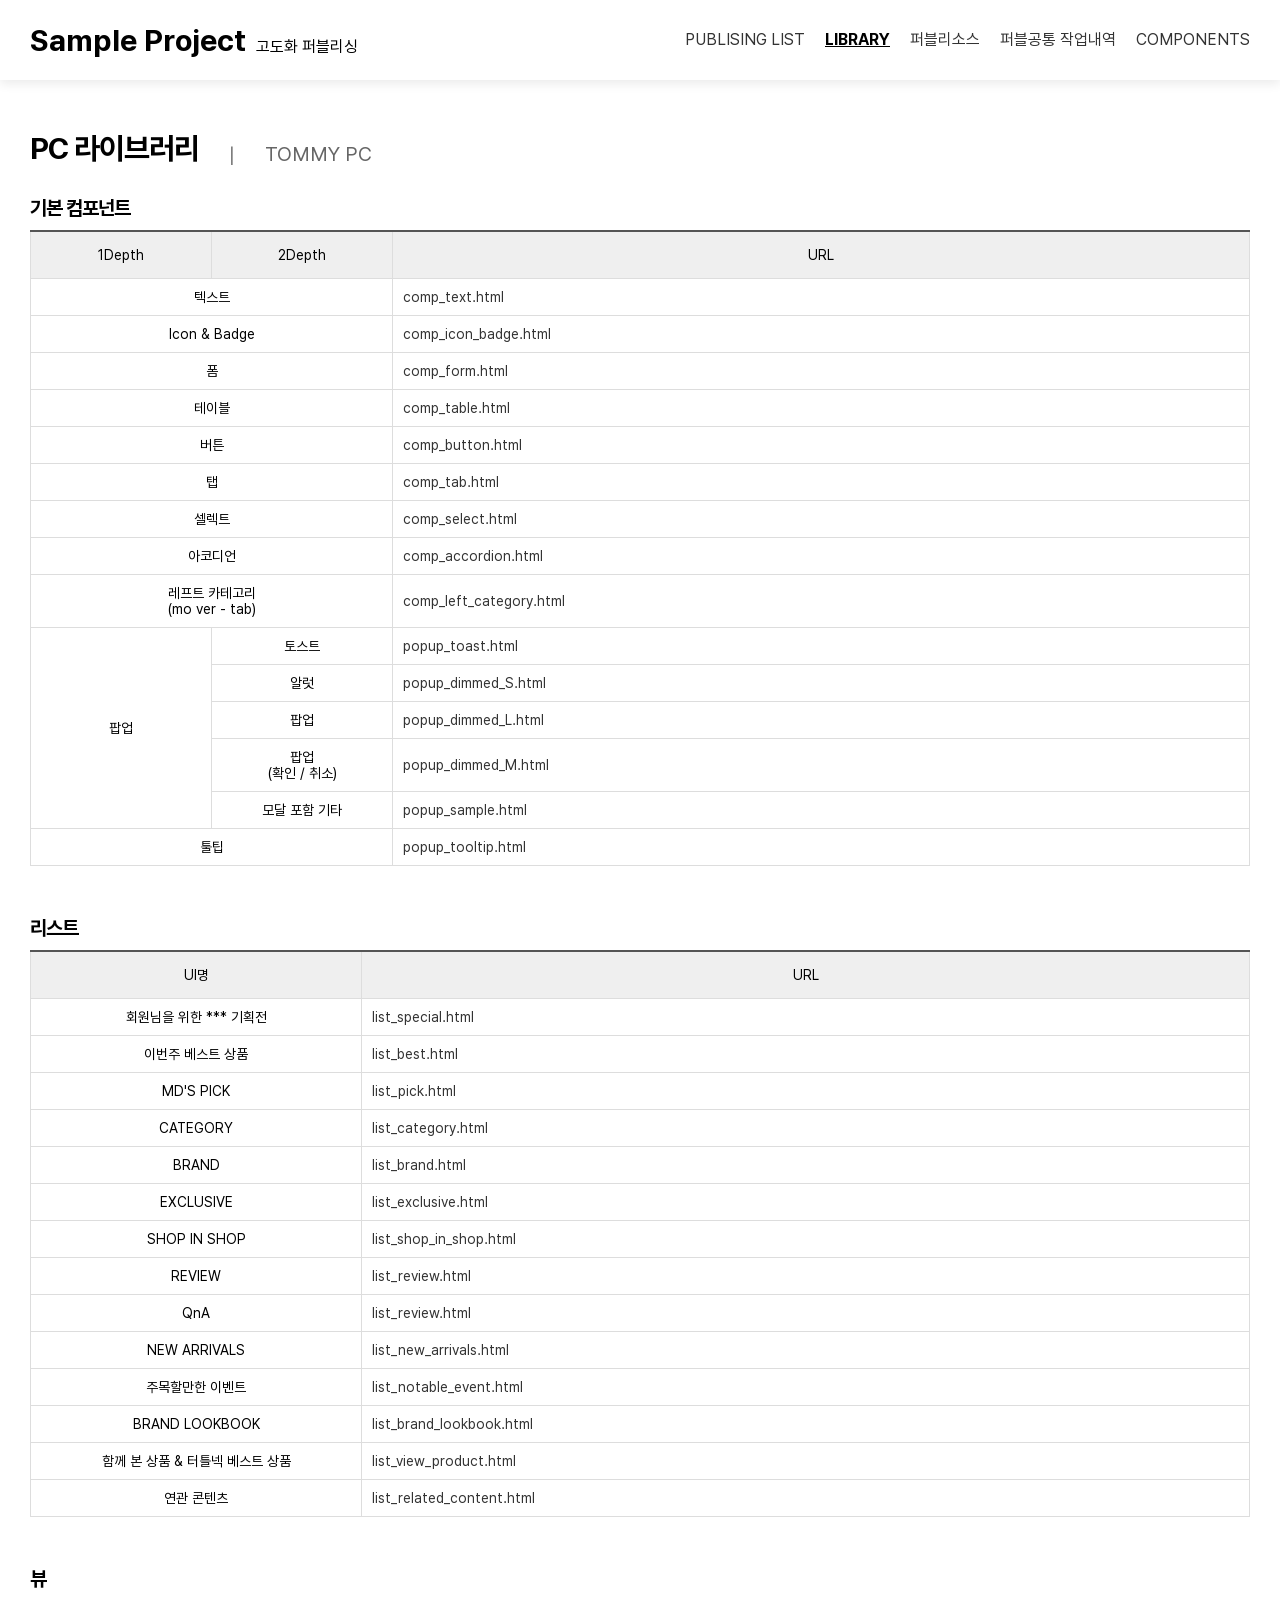
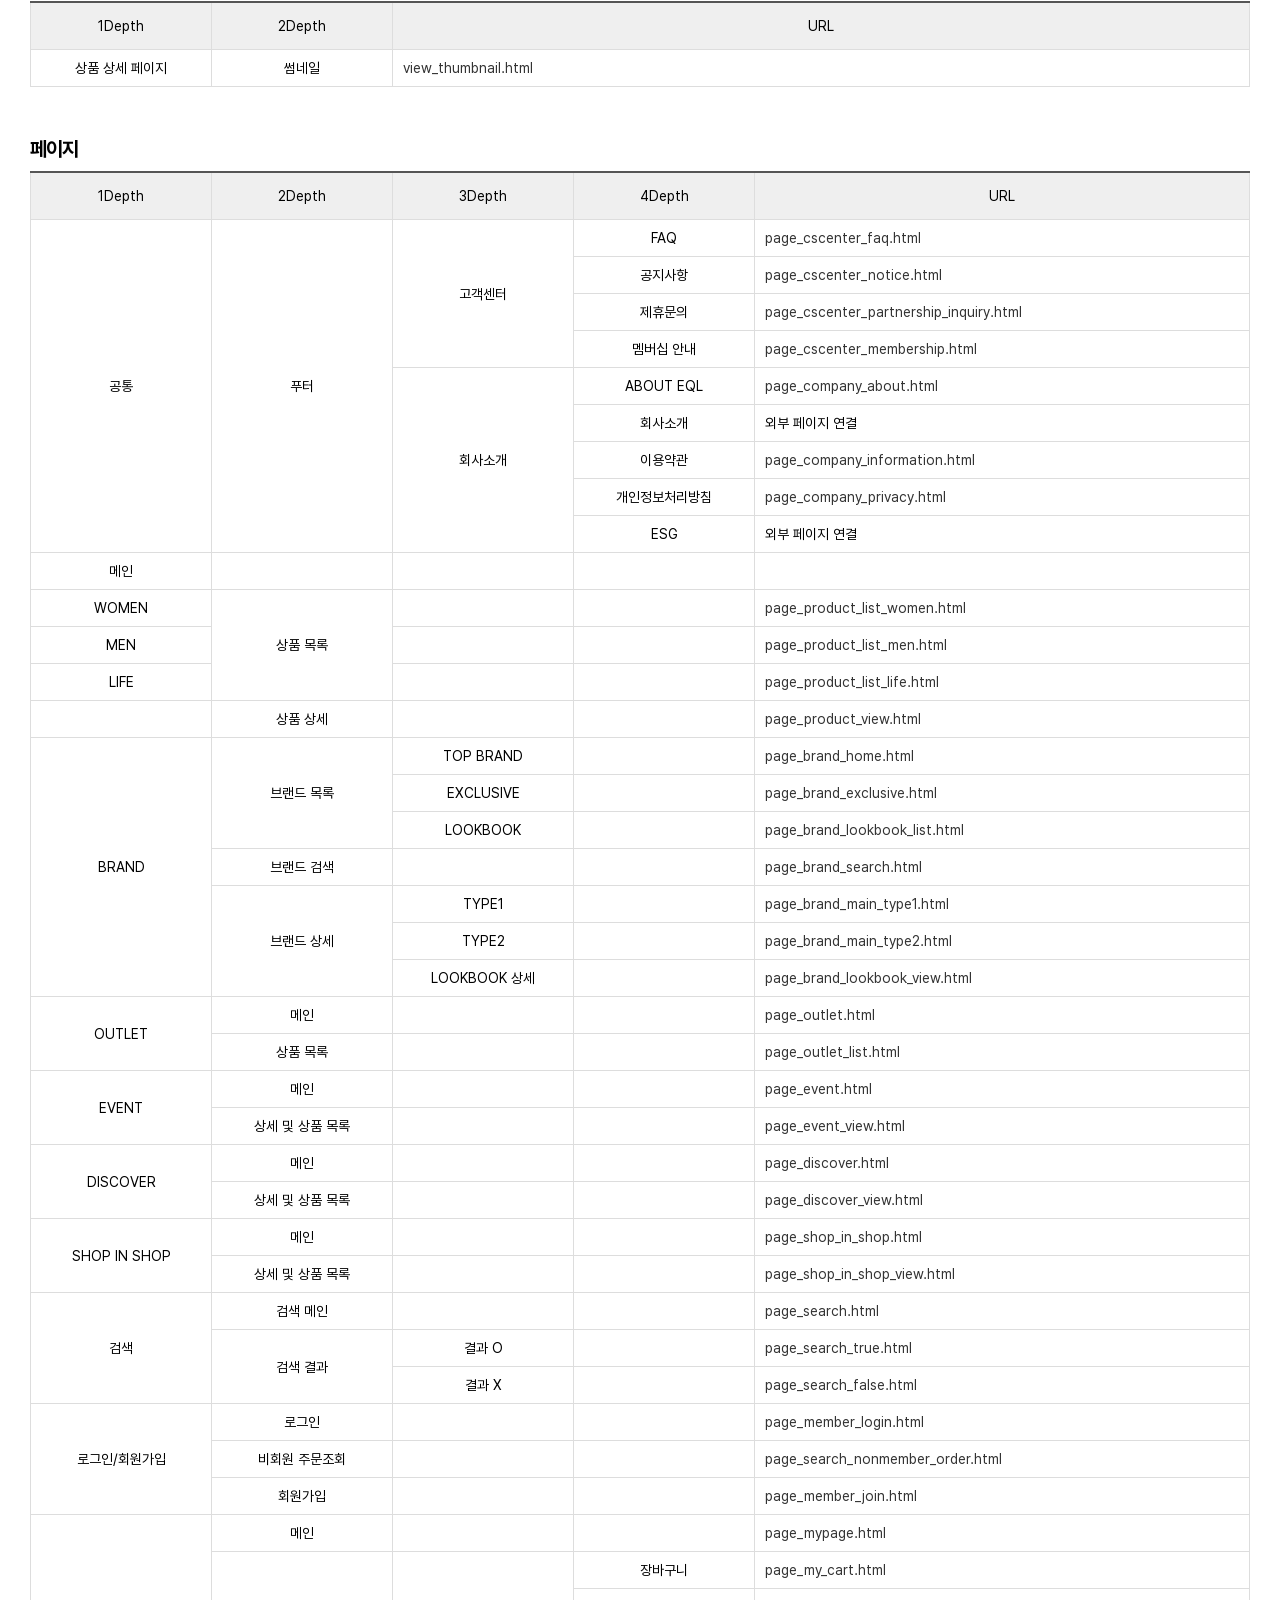
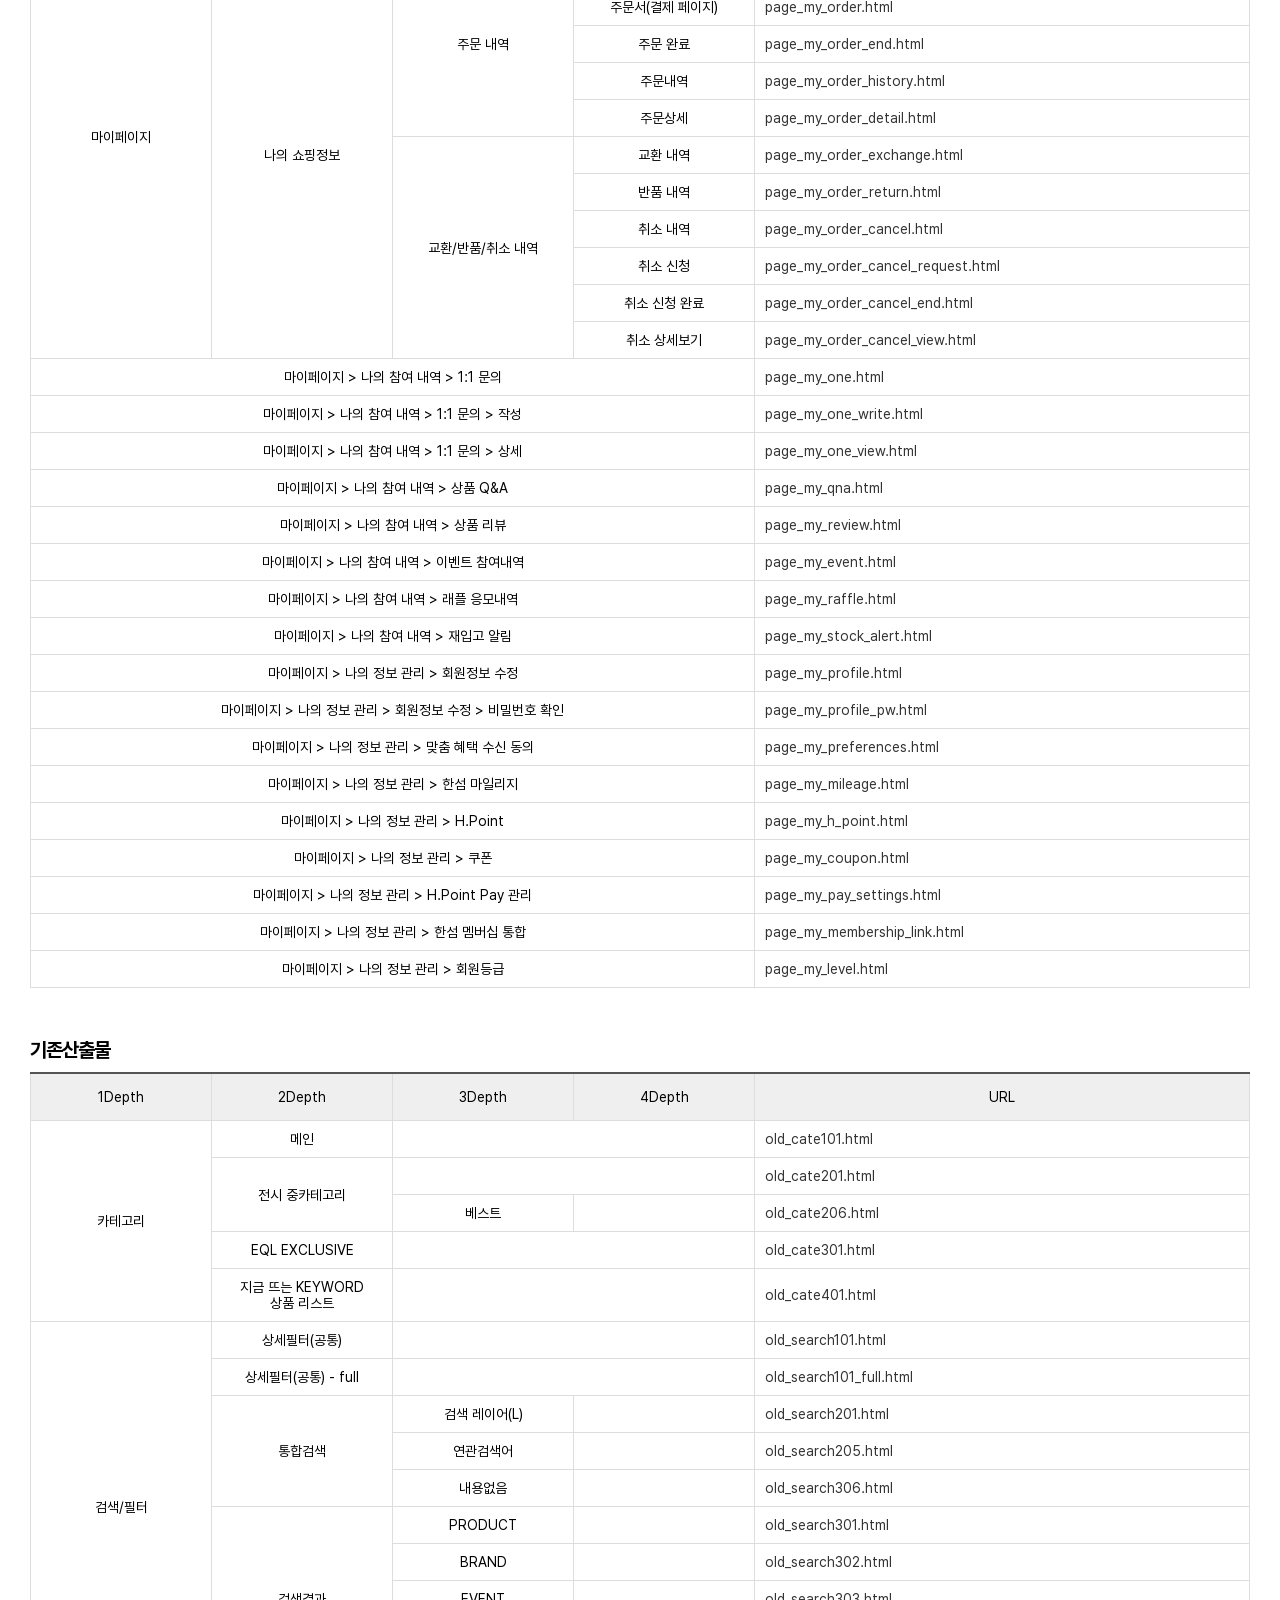
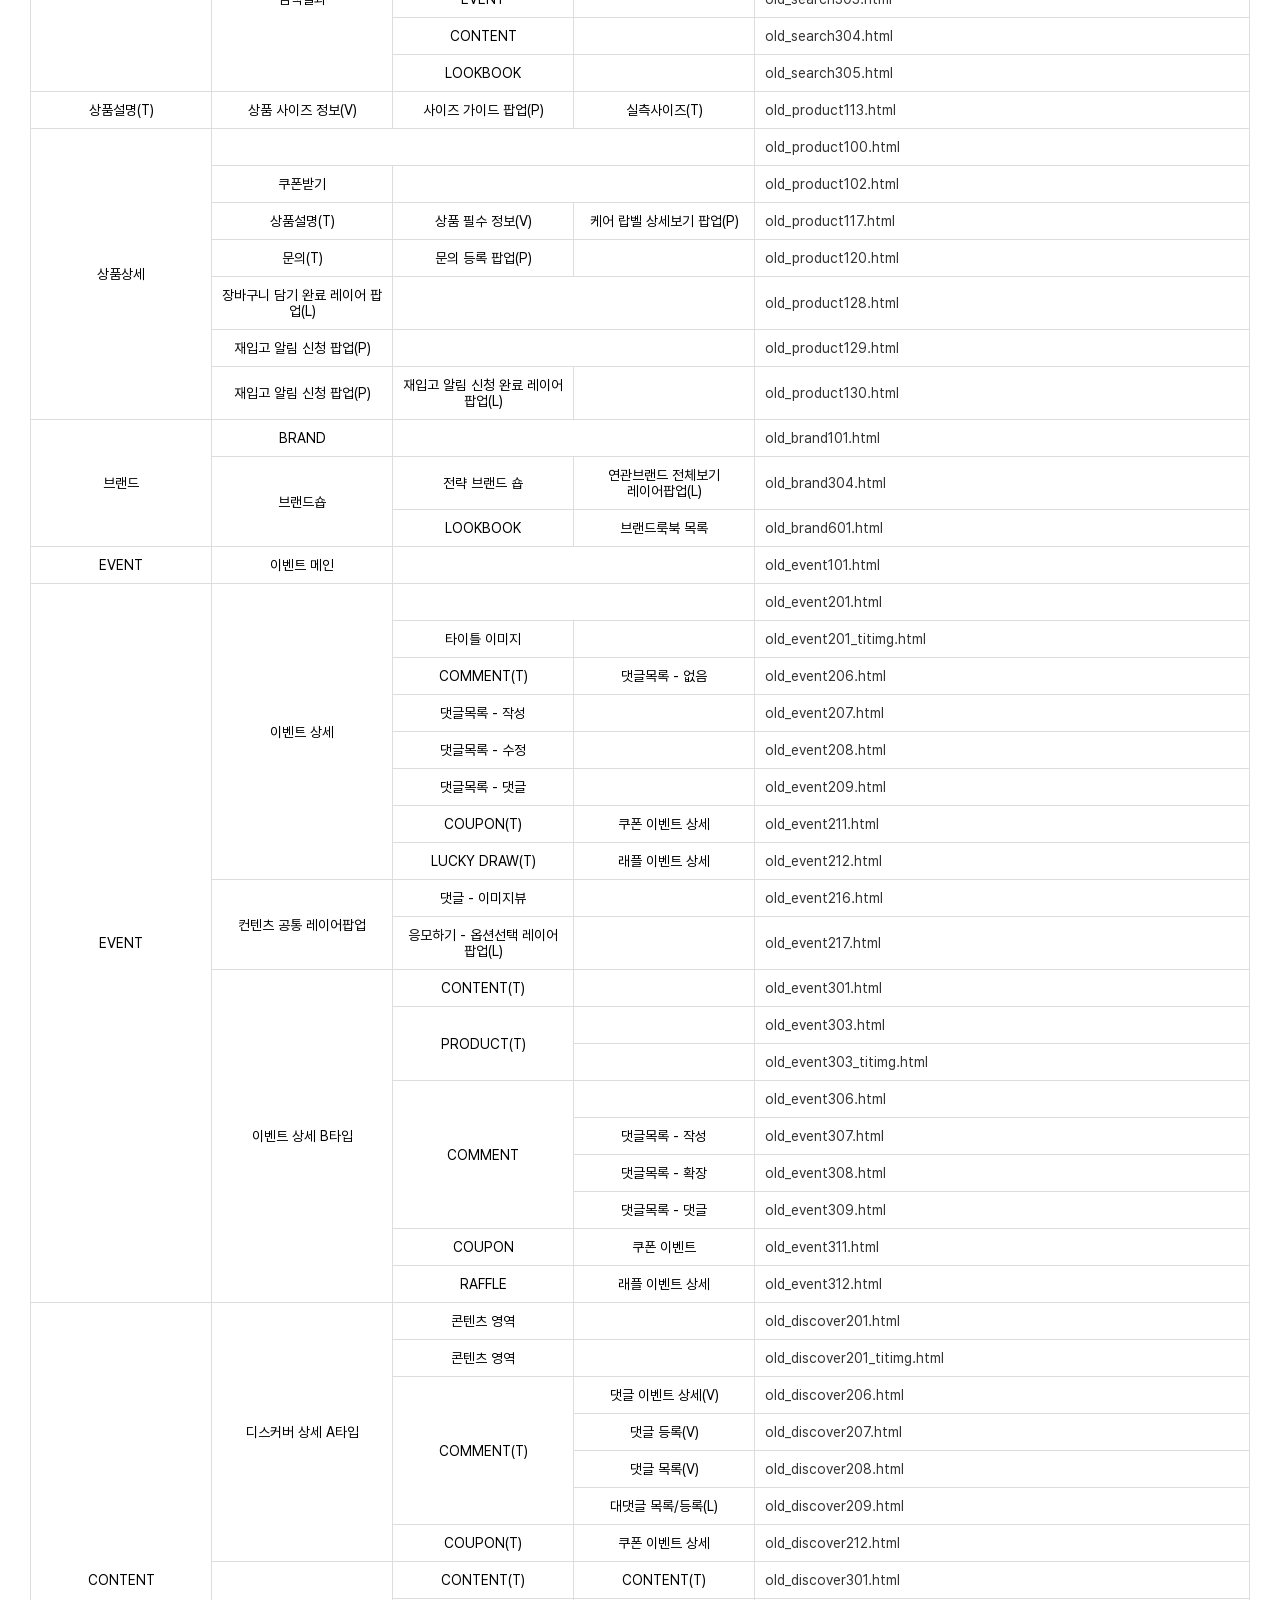
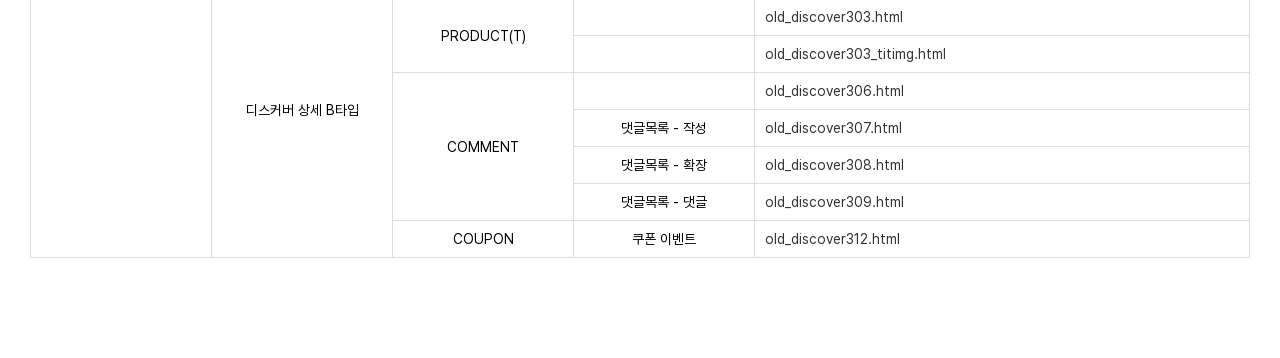
<file: guide/library.html>
<!doctype html>
<html lang="en">
  <head>
    <meta charset="UTF-8" />
    <link rel="stylesheet" type="text/css" href="./assets/css/base.css" />
    <title>프로젝트명</title>
    <style>
      td.end {
        background: green;
        color: #fff;
      }
      td.ing {
        color: blue;
      }
    </style>
  </head>
  <body>
    <div id="app">
      <header class="header-wrap">
        <div class="header-inner">
          <h1 class="toplogo">
            <a href="#" class="toplogo-link"><span class="toplogo-img">Sample Project</span><span class="toplogo-text">고도화 퍼블리싱</span></a>
          </h1>
          <div class="header-main-cols">
            <nav class="nav-wrap">
              <ul class="nav-list">
                <li>
                  <a href="index.html" class="nav-item" id="publish" target="_parent">PUBLISING LIST</a>
                </li>
                <li>
                  <a href="library_pc.html" class="nav-item" id="share" target="_parent">LIBRARY</a>
                </li>
                <li>
                  <a href="source_list.html" class="nav-item" id="sourceList" target="_parent">퍼블리소스</a>
                </li>
                <li>
                  <a href="common_history.html" class="nav-item" id="devsend" target="_parent">퍼블공통 작업내역</a>
                </li>
                <li>
                  <a href="/guide/components.html" class="nav-item" id="components" target="_parent">COMPONENTS</a>
                </li>
                <!-- <li><a href="/guide/preview.html" class="nav-item" id="preview" target="_parent">퍼블형상트리</a></li> -->

                <!-- <li><a href="/guide/components_pc.html" class="nav-item" id="components" target="_parent">COMPONENTS</a></li> -->
              </ul>
              <script>
                const menuitem = document.querySelector('#share');
                if (!!menuitem) {
                  menuitem.classList.add('active');
                }
              </script>
            </nav>
          </div>
        </div>
      </header>
      <section class="middle-wrap">
        <div class="middle-templete">
          <div class="middle-right-cols">
            <div class="middle-right-content">
              <div class="middle-right-title-row type2">
                <h3 class="middle-right-title">PC 라이브러리</h3>
                <span class="middle-left-part">|</span>
                <a href="library_tommy_pc.html" class="middle-left-link">TOMMY PC</a>
              </div>
              <div class="vertical-cont-item-wrap">
                <!--  -->
                <div class="vertical-cont-item-wrap">
                  <!-- 기본 컴포넌트 -->
                  <div class="vertical-cont-item">
                    <p class="vertical-cont-title">기본 컴포넌트</p>
                    <div class="vertical-cont-content">
                      <div class="codinglist-tb-wrap">
                        <table class="codinglist-tb">
                          <thead>
                            <tr>
                              <th class="depth" style="width: 150px">1Depth</th>
                              <th class="depth" style="width: 150px">2Depth</th>
                              <th>URL</th>
                            </tr>
                          </thead>
                          <tbody>
                            <tr>
                              <td class="depth" colspan="2">
                                <span>텍스트</span>
                              </td>
                              <td class="txtleft"><a href="/html/v2/comp_text.html" class="screen-link" target="_blank">comp_text.html</a><br /></td>
                            </tr>
                            <tr>
                              <td class="depth" colspan="2">
                                <span>Icon & Badge</span>
                              </td>
                              <td class="txtleft"><a href="/html/v2/comp_icon_badge.html" class="screen-link" target="_blank">comp_icon_badge.html</a><br /></td>
                            </tr>
                            <tr>
                              <td class="depth" colspan="2">
                                <span>폼</span>
                              </td>
                              <td class="txtleft"><a href="/html/v2/comp_form.html" class="screen-link" target="_blank">comp_form.html</a><br /></td>
                            </tr>
                            <tr>
                              <td class="depth" colspan="2">
                                <span>테이블</span>
                              </td>
                              <td class="txtleft"><a href="/html/v2/comp_table.html" class="screen-link" target="_blank">comp_table.html</a><br /></td>
                            </tr>
                            <tr>
                              <td class="depth" colspan="2">
                                <span>버튼</span>
                              </td>
                              <td class="txtleft"><a href="/html/v2/comp_button.html" class="screen-link" target="_blank">comp_button.html</a><br /></td>
                            </tr>
                            <tr>
                              <td class="depth" colspan="2">
                                <span>탭</span>
                              </td>
                              <td class="txtleft"><a href="/html/v2/comp_tab.html" class="screen-link" target="_blank">comp_tab.html</a><br /></td>
                            </tr>
                            <tr>
                              <td class="depth" colspan="2">
                                <span>셀렉트</span>
                              </td>
                              <td class="txtleft">
                                <a href="/html/v2/comp_select.html" class="screen-link" target="_blank">comp_select.html</a>
                              </td>
                            </tr>
                            <tr>
                              <td class="depth" colspan="2">
                                <span>아코디언</span>
                              </td>
                              <td class="txtleft">
                                <a href="/html/v2/comp_accordion.html" class="screen-link" target="_blank">comp_accordion.html</a>
                              </td>
                            </tr>
                            <tr>
                              <td class="depth" colspan="2">
                                <span>레프트 카테고리 <br />(mo ver - tab)</span>
                              </td>
                              <td class="txtleft">
                                <a href="/html/v2/comp_left_category.html" class="screen-link" target="_blank">comp_left_category.html</a>
                              </td>
                            </tr>
                            <tr>
                              <td class="depth" rowspan="5">
                                <span>팝업</span>
                              </td>
                              <td class="depth">
                                <span>토스트</span>
                              </td>
                              <td class="txtleft">
                                <a href="/html/v2/popup_toast.html" target="_blank">popup_toast.html</a>
                              </td>
                            </tr>
                            <tr>
                              <td class="depth">
                                <span>알럿</span>
                              </td>
                              <td class="txtleft"><a href="/html/v2/popup_dimmed_S.html" class="screen-link" target="_blank">popup_dimmed_S.html</a><br /></td>
                            </tr>
                            <tr>
                              <td class="depth">
                                <span>팝업</span>
                              </td>
                              <td class="txtleft"><a href="/html/v2/popup_dimmed_L.html" class="screen-link" target="_blank">popup_dimmed_L.html</a><br /></td>
                            </tr>
                            <tr>
                              <td class="depth">
                                <span>팝업<br />(확인 / 취소)</span>
                              </td>
                              <td class="txtleft"><a href="/html/v2/popup_dimmed_M.html" class="screen-link" target="_blank">popup_dimmed_M.html</a><br /></td>
                            </tr>
                            <tr>
                              <td class="depth">
                                <span>모달 포함 기타</span>
                              </td>
                              <td class="txtleft"><a href="/html/v2/popup_sample.html" class="screen-link" target="_blank">popup_sample.html</a><br /></td>
                            </tr>
                            <tr>
                              <td class="depth" colspan="2">
                                <span>툴팁</span>
                              </td>
                              <td class="txtleft">
                                <a href="/html/v2/popup_tooltip.html" class="screen-link" target="_blank">popup_tooltip.html</a>
                              </td>
                            </tr>
                          </tbody>
                        </table>
                      </div>
                    </div>
                  </div>
                  <!-- // 기본 컴포넌트 -->

                  <!-- 리스트 -->
                  <div class="vertical-cont-item">
                    <p class="vertical-cont-title">리스트</p>
                    <div class="vertical-cont-content">
                      <div class="codinglist-tb-wrap">
                        <table class="codinglist-tb">
                          <thead>
                            <tr>
                              <th class="depth" style="width: 300px">UI명</th>
                              <th>URL</th>
                            </tr>
                          </thead>
                          <tbody>
                            <tr>
                              <td class="depth">
                                <span>회원님을 위한 *** 기획전</span>
                              </td>
                              <td class="txtleft">
                                <a href="/html/v2/list_special.html" class="screen-link" target="_blank">list_special.html</a>
                              </td>
                            </tr>
                            <tr>
                              <td class="depth">
                                <span>이번주 베스트 상품</span>
                              </td>
                              <td class="txtleft">
                                <a href="/html/v2/list_best.html" class="screen-link" target="_blank">list_best.html</a>
                              </td>
                            </tr>
                            <tr>
                              <td class="depth">
                                <span>MD'S PICK</span>
                              </td>
                              <td class="txtleft">
                                <a href="/html/v2/list_pick.html" class="screen-link" target="_blank">list_pick.html</a>
                              </td>
                            </tr>
                            <tr>
                              <td class="depth">
                                <span>CATEGORY</span>
                              </td>
                              <td class="txtleft">
                                <a href="/html/v2/list_category.html" class="screen-link" target="_blank">list_category.html</a>
                              </td>
                            </tr>
                            <tr>
                              <td class="depth">
                                <span>BRAND</span>
                              </td>
                              <td class="txtleft">
                                <a href="/html/v2/list_brand.html" class="screen-link" target="_blank">list_brand.html</a>
                              </td>
                            </tr>
                            <tr>
                              <td class="depth">
                                <span>EXCLUSIVE</span>
                              </td>
                              <td class="txtleft">
                                <a href="/html/v2/list_exclusive.html" class="screen-link" target="_blank">list_exclusive.html</a>
                              </td>
                            </tr>
                            <tr>
                              <td class="depth">
                                <span>SHOP IN SHOP</span>
                              </td>
                              <td class="txtleft">
                                <a href="/html/v2/list_shop_in_shop.html" class="screen-link" target="_blank">list_shop_in_shop.html</a>
                              </td>
                            </tr>
                            <tr>
                              <td class="depth">
                                <span>REVIEW</span>
                              </td>
                              <td class="txtleft">
                                <a href="/html/v2/list_review.html" class="screen-link" target="_blank">list_review.html</a>
                              </td>
                            </tr>
                            <tr>
                              <td class="depth">
                                <span>QnA</span>
                              </td>
                              <td class="txtleft">
                                <a href="/html/v2/list_review.html" class="screen-link" target="_blank">list_review.html</a>
                              </td>
                            </tr>
                            <tr>
                              <td class="depth">
                                <span>NEW ARRIVALS</span>
                              </td>
                              <td class="txtleft">
                                <a href="/html/v2/list_new_arrivals.html" class="screen-link" target="_blank">list_new_arrivals.html</a>
                              </td>
                            </tr>
                            <tr>
                              <td class="depth">
                                <span>주목할만한 이벤트</span>
                              </td>
                              <td class="txtleft">
                                <a href="/html/v2/list_notable_event.html" class="screen-link" target="_blank">list_notable_event.html</a>
                              </td>
                            </tr>
                            <tr>
                              <td class="depth">
                                <span>BRAND LOOKBOOK</span>
                              </td>
                              <td class="txtleft">
                                <a href="/html/v2/list_brand_lookbook.html" class="screen-link" target="_blank">list_brand_lookbook.html</a>
                              </td>
                            </tr>
                            <tr>
                              <td class="depth">
                                <span>함께 본 상품 & 터틀넥 베스트 상품</span>
                              </td>
                              <td class="txtleft">
                                <a href="/html/v2/list_view_product.html" class="screen-link" target="_blank">list_view_product.html</a>
                              </td>
                            </tr>
                            <tr>
                              <td class="depth">
                                <span>연관 콘텐츠</span>
                              </td>
                              <td class="txtleft">
                                <a href="/html/v2/list_related_content.html" class="screen-link" target="_blank">list_related_content.html</a>
                              </td>
                            </tr>
                          </tbody>
                        </table>
                      </div>
                    </div>
                  </div>
                  <!-- // 리스트 -->

                  <!-- 뷰 -->
                  <div class="vertical-cont-item">
                    <p class="vertical-cont-title">뷰</p>
                    <div class="vertical-cont-content">
                      <div class="codinglist-tb-wrap">
                        <table class="codinglist-tb">
                          <thead>
                            <tr>
                              <th class="depth" style="width: 150px">1Depth</th>
                              <th class="depth" style="width: 150px">2Depth</th>
                              <th>URL</th>
                            </tr>
                          </thead>
                          <tbody>
                            <tr>
                              <td class="depth">
                                <span>상품 상세 페이지 </span>
                              </td>
                              <td class="depth">
                                <span>썸네일</span>
                              </td>
                              <td class="txtleft">
                                <a href="/html/v2/view_thumbnail.html" class="screen-link" target="_blank">view_thumbnail.html</a>
                              </td>
                            </tr>
                          </tbody>
                        </table>
                      </div>
                    </div>
                  </div>
                  <!-- // 뷰 -->

                  <!-- 페이지 -->
                  <div class="vertical-cont-item">
                    <p class="vertical-cont-title">페이지</p>
                    <div class="vertical-cont-content">
                      <div class="codinglist-tb-wrap">
                        <table class="codinglist-tb">
                          <thead>
                            <tr>
                              <th class="depth" style="width: 150px">1Depth</th>
                              <th class="depth" style="width: 150px">2Depth</th>
                              <th class="depth" style="width: 150px">3Depth</th>
                              <th class="depth" style="width: 150px">4Depth</th>
                              <th>URL</th>
                            </tr>
                          </thead>
                          <tbody>
                            <tr>
                              <td class="depth" rowspan="9">
                                <span>공통</span>
                              </td>
                              <td class="depth" rowspan="9">
                                <span>푸터</span>
                              </td>
                              <td class="depth" rowspan="4">
                                <span>고객센터</span>
                              </td>
                              <td class="depth">
                                <span>FAQ</span>
                              </td>
                              <td class="txtleft">
                                <a href="/html/v2/page_cscenter_faq.html" class="screen-link" target="_blank">page_cscenter_faq.html</a>
                              </td>
                            </tr>
                            <tr>
                              <td class="depth">
                                <span>공지사항</span>
                              </td>
                              <td class="txtleft">
                                <a href="/html/v2/page_cscenter_notice.html" class="screen-link" target="_blank">page_cscenter_notice.html</a>
                              </td>
                            </tr>
                            <tr>
                              <td class="depth">
                                <span>제휴문의</span>
                              </td>
                              <td class="txtleft">
                                <a href="/html/v2/page_cscenter_partnership_inquiry.html" class="screen-link" target="_blank">page_cscenter_partnership_inquiry.html</a>
                              </td>
                            </tr>
                            <tr>
                              <td class="depth">
                                <span>멤버십 안내</span>
                              </td>
                              <td class="txtleft">
                                <a href="/html/v2/page_cscenter_membership.html" class="screen-link" target="_blank">page_cscenter_membership.html</a>
                              </td>
                            </tr>
                            <tr>
                              <td class="depth" rowspan="5">
                                <span>회사소개</span>
                              </td>
                              <td class="depth">
                                <span>ABOUT EQL</span>
                              </td>
                              <td class="txtleft">
                                <a href="/html/v2/page_company_about.html" class="screen-link" target="_blank">page_company_about.html</a>
                              </td>
                            </tr>
                            <tr>
                              <td class="depth">
                                <span>회사소개</span>
                              </td>
                              <td class="txtleft">외부 페이지 연결</td>
                            </tr>
                            <tr>
                              <td class="depth">
                                <span>이용약관</span>
                              </td>
                              <td class="txtleft">
                                <a href="/html/v2/page_company_information.html" class="screen-link" target="_blank">page_company_information.html</a>
                              </td>
                            </tr>
                            <tr>
                              <td class="depth">
                                <span>개인정보처리방침</span>
                              </td>
                              <td class="txtleft">
                                <a href="/html/v2/page_company_privacy.html" class="screen-link" target="_blank">page_company_privacy.html</a>
                              </td>
                            </tr>
                            <tr>
                              <td class="depth">
                                <span>ESG</span>
                              </td>
                              <td class="txtleft">외부 페이지 연결</td>
                            </tr>
                            <tr>
                              <td class="depth"><span>메인</span></td>
                              <td class="depth"><span></span></td>
                              <td class="depth"><span></span></td>
                              <td class="depth"><span></span></td>
                              <td class="txtleft">
                                <a href="" class="screen-link" target="_blank"></a>
                              </td>
                            </tr>
                            <tr>
                              <td class="depth">
                                <span>WOMEN</span>
                              </td>
                              <td class="depth" rowspan="3">
                                <span>상품 목록</span>
                              </td>
                              <td class="depth">
                                <span></span>
                              </td>
                              <td class="depth">
                                <span></span>
                              </td>
                              <td class="txtleft">
                                <a href="/html/v2/page_product_list_women.html" class="screen-link" target="_blank">page_product_list_women.html</a>
                              </td>
                            </tr>
                            <tr>
                              <td class="depth">
                                <span>MEN</span>
                              </td>
                              <td class="depth">
                                <span></span>
                              </td>
                              <td class="depth">
                                <span></span>
                              </td>
                              <td class="txtleft">
                                <a href="/html/v2/page_product_list_men.html" class="screen-link" target="_blank">page_product_list_men.html</a>
                              </td>
                            </tr>
                            <tr>
                              <td class="depth">
                                <span>LIFE</span>
                              </td>
                              <td class="depth">
                                <span></span>
                              </td>
                              <td class="depth">
                                <span></span>
                              </td>
                              <td class="txtleft">
                                <a href="/html/v2/page_product_list_life.html" class="screen-link" target="_blank">page_product_list_life.html</a>
                              </td>
                            </tr>
                            <tr>
                              <td class="depth">
                                <span></span>
                              </td>
                              <td class="depth">
                                <span>상품 상세</span>
                              </td>
                              <td class="depth">
                                <span></span>
                              </td>
                              <td class="depth">
                                <span></span>
                              </td>
                              <td class="txtleft">
                                <a href="/html/v2/page_product_view.html" class="screen-link" target="_blank">page_product_view.html</a>
                              </td>
                            </tr>
                            <tr>
                              <td class="depth" rowspan="7">
                                <span>BRAND</span>
                              </td>
                              <td class="depth" rowspan="3">
                                <span>브랜드 목록</span>
                              </td>
                              <td class="depth">
                                <span>TOP BRAND</span>
                              </td>
                              <td class="depth">
                                <span></span>
                              </td>
                              <td class="txtleft">
                                <a href="/html/v2/page_brand_home.html" class="screen-link" target="_blank">page_brand_home.html</a>
                              </td>
                            </tr>
                            <tr>
                              <td class="depth">
                                <span>EXCLUSIVE</span>
                              </td>
                              <td class="depth">
                                <span></span>
                              </td>
                              <td class="txtleft">
                                <a href="/html/v2/page_brand_exclusive.html" class="screen-link" target="_blank">page_brand_exclusive.html</a>
                              </td>
                            </tr>
                            <tr>
                              <td class="depth">
                                <span>LOOKBOOK</span>
                              </td>
                              <td class="depth">
                                <span></span>
                              </td>
                              <td class="txtleft">
                                <a href="/html/v2/page_brand_lookbook_list.html" class="screen-link" target="_blank">page_brand_lookbook_list.html</a>
                              </td>
                            </tr>
                            <tr>
                              <td class="depth">
                                <span>브랜드 검색</span>
                              </td>
                              <td class="depth">
                                <span></span>
                              </td>
                              <td class="depth">
                                <span></span>
                              </td>
                              <td class="txtleft">
                                <a href="/html/v2/page_brand_search.html" class="screen-link" target="_blank">page_brand_search.html</a>
                              </td>
                            </tr>
                            <tr>
                              <td class="depth" rowspan="3">
                                <span>브랜드 상세</span>
                              </td>
                              <td class="depth">
                                <span>TYPE1</span>
                              </td>
                              <td class="depth">
                                <span></span>
                              </td>
                              <td class="txtleft">
                                <a href="/html/v2/page_brand_main_type1.html" class="screen-link" target="_blank">page_brand_main_type1.html</a>
                              </td>
                            </tr>
                            <tr>
                              <td class="depth">
                                <span>TYPE2</span>
                              </td>
                              <td class="depth">
                                <span></span>
                              </td>
                              <td class="txtleft">
                                <a href="/html/v2/page_brand_main_type2.html" class="screen-link" target="_blank">page_brand_main_type2.html</a>
                              </td>
                            </tr>
                            <tr>
                              <td class="depth">
                                <span>LOOKBOOK 상세</span>
                              </td>
                              <td class="depth">
                                <span></span>
                              </td>
                              <td class="txtleft">
                                <a href="/html/v2/page_brand_lookbook_view.html" class="screen-link" target="_blank">page_brand_lookbook_view.html</a>
                              </td>
                            </tr>
                            <tr>
                              <td class="depth" rowspan="2">
                                <span>OUTLET</span>
                              </td>
                              <td class="depth">
                                <span>메인</span>
                              </td>
                              <td class="depth">
                                <span></span>
                              </td>
                              <td class="depth">
                                <span></span>
                              </td>
                              <td class="txtleft">
                                <a href="/html/v2/page_outlet.html" class="screen-link" target="_blank">page_outlet.html</a>
                              </td>
                            </tr>
                            <tr>
                              <td class="depth">
                                <span>상품 목록</span>
                              </td>
                              <td class="depth">
                                <span></span>
                              </td>
                              <td class="depth">
                                <span></span>
                              </td>
                              <td class="txtleft">
                                <a href="/html/v2/page_outlet_list.html" class="screen-link" target="_blank">page_outlet_list.html</a>
                              </td>
                            </tr>
                            <tr>
                              <td class="depth" rowspan="2">
                                <span>EVENT</span>
                              </td>
                              <td class="depth">
                                <span>메인</span>
                              </td>
                              <td class="depth">
                                <span></span>
                              </td>
                              <td class="depth">
                                <span></span>
                              </td>
                              <td class="txtleft">
                                <a href="/html/v2/page_event.html" class="screen-link" target="_blank">page_event.html</a>
                              </td>
                            </tr>
                            <tr>
                              <td class="depth">
                                <span>상세 및 상품 목록</span>
                              </td>
                              <td class="depth">
                                <span></span>
                              </td>
                              <td class="depth">
                                <span></span>
                              </td>
                              <td class="txtleft">
                                <a href="/html/v2/page_event_view.html" class="screen-link" target="_blank">page_event_view.html</a>
                              </td>
                            </tr>
                            <tr>
                              <td class="depth" rowspan="2">
                                <span>DISCOVER</span>
                              </td>
                              <td class="depth">
                                <span>메인</span>
                              </td>
                              <td class="depth">
                                <span></span>
                              </td>
                              <td class="depth">
                                <span></span>
                              </td>
                              <td class="txtleft">
                                <a href="/html/v2/page_discover.html" class="screen-link" target="_blank">page_discover.html</a>
                              </td>
                            </tr>
                            <tr>
                              <td class="depth">
                                <span>상세 및 상품 목록</span>
                              </td>
                              <td class="depth">
                                <span></span>
                              </td>
                              <td class="depth">
                                <span></span>
                              </td>
                              <td class="txtleft">
                                <a href="/html/v2/page_discover_view.html" class="screen-link" target="_blank">page_discover_view.html</a>
                              </td>
                            </tr>
                            <tr>
                              <td class="depth" rowspan="2">
                                <span>SHOP IN SHOP</span>
                              </td>
                              <td class="depth">
                                <span>메인</span>
                              </td>
                              <td class="depth">
                                <span></span>
                              </td>
                              <td class="depth">
                                <span></span>
                              </td>
                              <td class="txtleft">
                                <a href="/html/v2/page_shop_in_shop.html" class="screen-link" target="_blank">page_shop_in_shop.html</a>
                              </td>
                            </tr>
                            <tr>
                              <td class="depth">
                                <span>상세 및 상품 목록</span>
                              </td>
                              <td class="depth">
                                <span></span>
                              </td>
                              <td class="depth">
                                <span></span>
                              </td>
                              <td class="txtleft">
                                <a href="/html/v2/page_shop_in_shop_view.html" class="screen-link" target="_blank">page_shop_in_shop_view.html</a>
                              </td>
                            </tr>
                            <tr>
                              <td class="depth" rowspan="3">
                                <span>검색</span>
                              </td>
                              <td class="depth">
                                <span>검색 메인</span>
                              </td>
                              <td class="depth">
                                <span></span>
                              </td>
                              <td class="depth">
                                <span></span>
                              </td>
                              <td class="txtleft">
                                <a href="/html/v2/page_search.html" class="screen-link" target="_blank">page_search.html</a>
                              </td>
                            </tr>
                            <tr>
                              <td class="depth" rowspan="2">
                                <span>검색 결과</span>
                              </td>
                              <td class="depth">
                                <span>결과 O</span>
                              </td>
                              <td class="depth">
                                <span></span>
                              </td>
                              <td class="txtleft">
                                <a href="/html/v2/page_search_true.html" class="screen-link" target="_blank">page_search_true.html</a>
                              </td>
                            </tr>
                            <tr>
                              <td class="depth">
                                <span>결과 X</span>
                              </td>
                              <td class="depth">
                                <span></span>
                              </td>
                              <td class="txtleft">
                                <a href="/html/v2/page_search_false.html" class="screen-link" target="_blank">page_search_false.html</a>
                              </td>
                            </tr>
                            <tr>
                              <td class="depth" rowspan="3">
                                <span>로그인/회원가입</span>
                              </td>
                              <td class="depth">
                                <span>로그인</span>
                              </td>
                              <td class="depth">
                                <span></span>
                              </td>
                              <td class="depth">
                                <span></span>
                              </td>
                              <td class="txtleft">
                                <a href="/html/v2/page_member_login.html" class="screen-link" target="_blank">page_member_login.html</a>
                              </td>
                            </tr>
                            <tr>
                              <td class="depth">
                                <span>비회원 주문조회</span>
                              </td>
                              <td class="depth">
                                <span></span>
                              </td>
                              <td class="depth">
                                <span></span>
                              </td>
                              <td class="txtleft">
                                <a href="/html/v2/page_search_nonmember_order.html" class="screen-link" target="_blank">page_search_nonmember_order.html</a>
                              </td>
                            </tr>
                            <tr>
                              <td class="depth">
                                <span>회원가입</span>
                              </td>
                              <td class="depth">
                                <span></span>
                              </td>
                              <td class="depth">
                                <span></span>
                              </td>
                              <td class="txtleft">
                                <a href="/html/v2/page_member_join.html" class="screen-link" target="_blank">page_member_join.html</a>
                              </td>
                            </tr>
                            <tr>
                              <td class="depth" rowspan="12">
                                <span>마이페이지</span>
                              </td>
                              <td class="depth">
                                <span>메인</span>
                              </td>
                              <td class="depth">
                                <span></span>
                              </td>
                              <td class="depth">
                                <span></span>
                              </td>
                              <td class="txtleft">
                                <a href="/html/v2/page_mypage.html" class="screen-link" target="_blank">page_mypage.html</a>
                              </td>
                            </tr>
                            <tr>
                              <td class="depth" rowspan="11">
                                <span>나의 쇼핑정보</span>
                              </td>
                              <td class="depth" rowspan="5">
                                <span>주문 내역</span>
                              </td>
                              <td class="depth">
                                <span>장바구니</span>
                              </td>
                              <td class="txtleft">
                                <a href="/html/v2/page_my_cart.html" class="screen-link" target="_blank">page_my_cart.html</a>
                              </td>
                            </tr>
                            <tr>
                              <td class="depth">
                                <span>주문서(결제 페이지)</span>
                              </td>
                              <td class="txtleft">
                                <a href="/html/v2/page_my_order.html" class="screen-link" target="_blank">page_my_order.html</a>
                              </td>
                            </tr>
                            <tr>
                              <td class="depth">
                                <span>주문 완료</span>
                              </td>
                              <td class="txtleft">
                                <a href="/html/v2/page_my_order_end.html" class="screen-link" target="_blank">page_my_order_end.html</a>
                              </td>
                            </tr>
                            <tr>
                              <td class="depth">
                                <span>주문내역</span>
                              </td>
                              <td class="txtleft">
                                <a href="/html/v2/page_my_order_history.html" class="screen-link" target="_blank">page_my_order_history.html</a>
                              </td>
                            </tr>
                            <tr>
                              <td class="depth">
                                <span>주문상세</span>
                              </td>
                              <td class="txtleft">
                                <a href="/html/v2/page_my_order_detail.html" class="screen-link" target="_blank">page_my_order_detail.html</a>
                              </td>
                            </tr>
                            <tr>
                              <td class="depth" rowspan="6">
                                <span>교환/반품/취소 내역</span>
                              </td>
                              <td class="depth">
                                <span>교환 내역</span>
                              </td>
                              <td class="txtleft">
                                <a href="/html/v2/page_my_order_exchange.html" class="screen-link" target="_blank">page_my_order_exchange.html</a>
                              </td>
                            </tr>
                            <tr>
                              <td class="depth">
                                <span>반품 내역</span>
                              </td>
                              <td class="txtleft">
                                <a href="/html/v2/page_my_order_return.html" class="screen-link" target="_blank">page_my_order_return.html</a>
                              </td>
                            </tr>
                            <tr>
                              <td class="depth">
                                <span>취소 내역</span>
                              </td>
                              <td class="txtleft">
                                <a href="/html/v2/page_my_order_cancel.html" class="screen-link" target="_blank">page_my_order_cancel.html</a>
                              </td>
                            </tr>
                            <tr>
                              <td class="depth">
                                <span>취소 신청</span>
                              </td>
                              <td class="txtleft">
                                <a href="/html/v2/page_my_order_cancel_request.html" class="screen-link" target="_blank">page_my_order_cancel_request.html</a>
                              </td>
                            </tr>
                            <tr>
                              <td class="depth">
                                <span>취소 신청 완료</span>
                              </td>
                              <td class="txtleft">
                                <a href="/html/v2/page_my_order_cancel_end.html" class="screen-link" target="_blank">page_my_order_cancel_end.html</a>
                              </td>
                            </tr>
                            <tr>
                              <td class="depth">
                                <span>취소 상세보기</span>
                              </td>
                              <td class="txtleft">
                                <a href="/html/v2/page_my_order_cancel_view.html" class="screen-link" target="_blank">page_my_order_cancel_view.html</a>
                              </td>
                            </tr>
                            <tr>
                              <td class="depth" colspan="4">
                                <span>마이페이지 > 나의 참여 내역 > 1:1 문의</span>
                              </td>
                              <td class="txtleft">
                                <a href="/html/v2/page_my_one.html" class="screen-link" target="_blank">page_my_one.html</a>
                              </td>
                            </tr>
                            <tr>
                              <td class="depth" colspan="4">
                                <span>마이페이지 > 나의 참여 내역 > 1:1 문의 > 작성</span>
                              </td>
                              <td class="txtleft">
                                <a href="/html/v2/page_my_one_write.html" class="screen-link" target="_blank">page_my_one_write.html</a>
                              </td>
                            </tr>
                            <tr>
                              <td class="depth" colspan="4">
                                <span>마이페이지 > 나의 참여 내역 > 1:1 문의 > 상세</span>
                              </td>
                              <td class="txtleft">
                                <a href="/html/v2/page_my_one_view.html" class="screen-link" target="_blank">page_my_one_view.html</a>
                              </td>
                            </tr>
                            <tr>
                              <td class="depth" colspan="4">
                                <span>마이페이지 > 나의 참여 내역 > 상품 Q&A</span>
                              </td>
                              <td class="txtleft">
                                <a href="/html/v2/page_my_qna.html" class="screen-link" target="_blank">page_my_qna.html</a>
                              </td>
                            </tr>
                            <tr>
                              <td class="depth" colspan="4">
                                <span>마이페이지 > 나의 참여 내역 > 상품 리뷰</span>
                              </td>
                              <td class="txtleft">
                                <a href="/html/v2/page_my_review.html" class="screen-link" target="_blank">page_my_review.html</a>
                              </td>
                            </tr>
                            <tr>
                              <td class="depth" colspan="4">
                                <span>마이페이지 > 나의 참여 내역 > 이벤트 참여내역</span>
                              </td>
                              <td class="txtleft">
                                <a href="/html/v2/page_my_event.html" class="screen-link" target="_blank">page_my_event.html</a>
                              </td>
                            </tr>
                            <tr>
                              <td class="depth" colspan="4">
                                <span>마이페이지 > 나의 참여 내역 > 래플 응모내역</span>
                              </td>
                              <td class="txtleft">
                                <a href="/html/v2/page_my_raffle.html" class="screen-link" target="_blank">page_my_raffle.html</a>
                              </td>
                            </tr>
                            <tr>
                              <td class="depth" colspan="4">
                                <span>마이페이지 > 나의 참여 내역 > 재입고 알림</span>
                              </td>
                              <td class="txtleft">
                                <a href="/html/v2/page_my_stock_alert.html" class="screen-link" target="_blank">page_my_stock_alert.html</a>
                              </td>
                            </tr>
                            <tr>
                              <td class="depth" colspan="4">
                                <span>마이페이지 > 나의 정보 관리 > 회원정보 수정</span>
                              </td>
                              <td class="txtleft">
                                <a href="/html/v2/page_my_profile.html" class="screen-link" target="_blank">page_my_profile.html</a>
                              </td>
                            </tr>
                            <tr>
                              <td class="depth" colspan="4">
                                <span>마이페이지 > 나의 정보 관리 > 회원정보 수정 > 비밀번호 확인</span>
                              </td>
                              <td class="txtleft">
                                <a href="/html/v2/page_my_profile_pw.html" class="screen-link" target="_blank">page_my_profile_pw.html</a>
                              </td>
                            </tr>
                            <tr>
                              <td class="depth" colspan="4">
                                <span>마이페이지 > 나의 정보 관리 > 맞춤 혜택 수신 동의</span>
                              </td>
                              <td class="txtleft">
                                <a href="/html/v2/page_my_preferences.html" class="screen-link" target="_blank">page_my_preferences.html</a>
                              </td>
                            </tr>
                            <tr>
                              <td class="depth" colspan="4">
                                <span>마이페이지 > 나의 정보 관리 > 한섬 마일리지</span>
                              </td>
                              <td class="txtleft">
                                <a href="/html/v2/page_my_mileage.html" class="screen-link" target="_blank">page_my_mileage.html</a>
                              </td>
                            </tr>
                            <tr>
                              <td class="depth" colspan="4">
                                <span>마이페이지 > 나의 정보 관리 > H.Point</span>
                              </td>
                              <td class="txtleft">
                                <a href="/html/v2/page_my_h_point.html" class="screen-link" target="_blank">page_my_h_point.html</a>
                              </td>
                            </tr>
                            <tr>
                              <td class="depth" colspan="4">
                                <span>마이페이지 > 나의 정보 관리 > 쿠폰</span>
                              </td>
                              <td class="txtleft">
                                <a href="/html/v2/page_my_coupon.html" class="screen-link" target="_blank">page_my_coupon.html</a>
                              </td>
                            </tr>
                            <tr>
                              <td class="depth" colspan="4">
                                <span>마이페이지 > 나의 정보 관리 > H.Point Pay 관리</span>
                              </td>
                              <td class="txtleft">
                                <a href="/html/v2/page_my_pay_settings.html" class="screen-link" target="_blank">page_my_pay_settings.html</a>
                              </td>
                            </tr>
                            <tr>
                              <td class="depth" colspan="4">
                                <span>마이페이지 > 나의 정보 관리 > 한섬 멤버십 통합</span>
                              </td>
                              <td class="txtleft">
                                <a href="/html/v2/page_my_membership_link.html" class="screen-link" target="_blank">page_my_membership_link.html</a>
                              </td>
                            </tr>
                            <tr>
                              <td class="depth" colspan="4">
                                <span>마이페이지 > 나의 정보 관리 > 회원등급</span>
                              </td>
                              <td class="txtleft">
                                <a href="/html/v2/page_my_level.html" class="screen-link" target="_blank">page_my_level.html</a>
                              </td>
                            </tr>
                          </tbody>
                        </table>
                      </div>
                    </div>
                  </div>
                  <!-- // 페이지 -->

                  <!-- 기존산출물 -->
                  <div class="vertical-cont-item old_eql">
                    <p class="vertical-cont-title">기존산출물</p>
                    <div class="vertical-cont-content">
                      <div class="codinglist-tb-wrap">
                        <table class="codinglist-tb">
                          <thead>
                            <tr>
                              <th class="depth" style="width: 150px">1Depth</th>
                              <th class="depth" style="width: 150px">2Depth</th>
                              <th class="depth" style="width: 150px">3Depth</th>
                              <th class="depth" style="width: 150px">4Depth</th>
                              <th>URL</th>
                            </tr>
                          </thead>
                          <tbody>
                            <tr>
                              <td class="depth" rowspan="5">
                                <span>카테고리</span>
                              </td>
                              <td class="depth">
                                <span>메인</span>
                              </td>
                              <td class="depth" colspan="2">
                                <span></span>
                              </td>
                              <td class="txtleft">
                                <a href="/html/v2/old/cate/old_cate101.html" class="screen-link" target="_blank">old_cate101.html</a>
                              </td>
                            </tr>
                            <tr>
                              <td class="depth" rowspan="2">
                                <span>전시 중카테고리</span>
                              </td>
                              <td class="depth" colspan="2">
                                <span></span>
                              </td>
                              <td class="txtleft">
                                <a href="/html/v2/old/cate/old_cate201.html" class="screen-link" target="_blank">old_cate201.html</a>
                              </td>
                            </tr>
                            <tr>
                              <td class="depth">
                                <span>베스트</span>
                              </td>
                              <td class="depth">
                                <span></span>
                              </td>
                              <td class="txtleft">
                                <a href="/html/v2/old/cate/old_cate206.html" class="screen-link" target="_blank">old_cate206.html</a>
                              </td>
                            </tr>
                            <tr>
                              <td class="depth">
                                <span>EQL EXCLUSIVE</span>
                              </td>
                              <td class="depth" colspan="2">
                                <span></span>
                              </td>
                              <td class="txtleft">
                                <a href="/html/v2/old/cate/old_cate301.html" class="screen-link" target="_blank">old_cate301.html</a>
                              </td>
                            </tr>
                            <tr>
                              <td class="depth">
                                <span>지금 뜨는 KEYWORD <br />상품 리스트</span>
                              </td>
                              <td class="depth" colspan="2">
                                <span></span>
                              </td>
                              <td class="txtleft">
                                <a href="/html/v2/old/cate/old_cate401.html" class="screen-link" target="_blank">old_cate401.html</a>
                              </td>
                            </tr>
                            <tr>
                              <td class="depth" rowspan="10">
                                <span>검색/필터</span>
                              </td>
                              <td class="depth">
                                <span>상세필터(공통)</span>
                              </td>
                              <td class="depth" colspan="2">
                                <span></span>
                              </td>
                              <td class="txtleft">
                                <a href="/html/v2/old/search/old_search101.html" class="screen-link" target="_blank">old_search101.html</a>
                              </td>
                            </tr>
                            <tr>
                              <td class="depth">
                                <span>상세필터(공통) - full</span>
                              </td>
                              <td class="depth" colspan="2">
                                <span></span>
                              </td>
                              <td class="txtleft">
                                <a href="/html/v2/old/search/old_search101_full.html" class="screen-link" target="_blank">old_search101_full.html</a>
                              </td>
                            </tr>
                            <tr>
                              <td class="depth" rowspan="3">
                                <span>통합검색</span>
                              </td>
                              <td class="depth">
                                <span>검색 레이어(L)</span>
                              </td>
                              <td class="depth">
                                <span></span>
                              </td>
                              <td class="txtleft">
                                <a href="/html/v2/old/search/old_search201.html" class="screen-link" target="_blank">old_search201.html</a>
                              </td>
                            </tr>
                            <tr>
                              <td class="depth">
                                <span>연관검색어</span>
                              </td>
                              <td class="depth">
                                <span></span>
                              </td>
                              <td class="txtleft">
                                <a href="/html/v2/old/search/old_search205.html" class="screen-link" target="_blank">old_search205.html</a>
                              </td>
                            </tr>
                            <tr>
                              <td class="depth">
                                <span>내용없음</span>
                              </td>
                              <td class="depth">
                                <span></span>
                              </td>
                              <td class="txtleft">
                                <a href="/html/v2/old/search/old_search306.html" class="screen-link" target="_blank">old_search306.html</a>
                              </td>
                            </tr>
                            <tr>
                              <td class="depth" rowspan="5">
                                <span>검색결과</span>
                              </td>
                              <td class="depth">
                                <span>PRODUCT</span>
                              </td>
                              <td class="depth">
                                <span></span>
                              </td>
                              <td class="txtleft">
                                <a href="/html/v2/old/search/old_search301.html" class="screen-link" target="_blank">old_search301.html</a>
                              </td>
                            </tr>
                            <tr>
                              <td class="depth">
                                <span>BRAND</span>
                              </td>
                              <td class="depth">
                                <span></span>
                              </td>
                              <td class="txtleft">
                                <a href="/html/v2/old/search/old_search302.html" class="screen-link" target="_blank">old_search302.html</a>
                              </td>
                            </tr>
                            <tr>
                              <td class="depth">
                                <span>EVENT</span>
                              </td>
                              <td class="depth">
                                <span></span>
                              </td>
                              <td class="txtleft">
                                <a href="/html/v2/old/search/old_search303.html" class="screen-link" target="_blank">old_search303.html</a>
                              </td>
                            </tr>
                            <tr>
                              <td class="depth">
                                <span>CONTENT</span>
                              </td>
                              <td class="depth">
                                <span></span>
                              </td>
                              <td class="txtleft">
                                <a href="/html/v2/old/search/old_search304.html" class="screen-link" target="_blank">old_search304.html</a>
                              </td>
                            </tr>
                            <tr>
                              <td class="depth">
                                <span>LOOKBOOK</span>
                              </td>
                              <td class="depth">
                                <span></span>
                              </td>
                              <td class="txtleft">
                                <a href="/html/v2/old/search/old_search305.html" class="screen-link" target="_blank">old_search305.html</a>
                              </td>
                            </tr>
                            <tr>
                              <td class="depth">
                                <span>상품설명(T)</span>
                              </td>
                              <td class="depth">
                                <span>상품 사이즈 정보(V)</span>
                              </td>
                              <td class="depth">
                                <span>사이즈 가이드 팝업(P)</span>
                              </td>
                              <td class="depth">
                                <span>실측사이즈(T)</span>
                              </td>
                              <td class="txtleft">
                                <a href="/html/v2/old/product/old_product113.html" class="screen-link" target="_blank">old_product113.html</a>
                              </td>
                            </tr>
                            <tr>
                              <td class="depth" rowspan="7">
                                <span>상품상세</span>
                              </td>
                              <td class="depth" colspan="3">
                                <span></span>
                              </td>
                              <td class="txtleft">
                                <a href="/html/v2/old/product/old_product100.html" class="screen-link" target="_blank">old_product100.html</a>
                              </td>
                            </tr>
                            <tr>
                              <td class="depth">
                                <span>쿠폰받기</span>
                              </td>
                              <td class="depth" colspan="2">
                                <span></span>
                              </td>
                              <td class="txtleft">
                                <a href="/html/v2/old/product/old_product102.html" class="screen-link" target="_blank">old_product102.html</a>
                              </td>
                            </tr>
                            <tr>
                              <td class="depth">
                                <span>상품설명(T)</span>
                              </td>
                              <td class="depth">
                                <span>상품 필수 정보(V)</span>
                              </td>
                              <td class="depth">
                                <span>케어 랍벨 상세보기 팝업(P)</span>
                              </td>
                              <td class="txtleft">
                                <a href="/html/v2/old/product/old_product117.html" class="screen-link" target="_blank">old_product117.html</a>
                              </td>
                            </tr>
                            <tr>
                              <td class="depth">
                                <span>문의(T)</span>
                              </td>
                              <td class="depth">
                                <span>문의 등록 팝업(P)</span>
                              </td>
                              <td class="depth">
                                <span></span>
                              </td>
                              <td class="txtleft">
                                <a href="/html/v2/old/product/old_product120.html" class="screen-link" target="_blank">old_product120.html</a>
                              </td>
                            </tr>
                            <tr>
                              <td class="depth">
                                <span>장바구니 담기 완료 레이어 팝업(L)</span>
                              </td>
                              <td class="depth" colspan="2">
                                <span></span>
                              </td>
                              <td class="txtleft">
                                <a href="/html/v2/old/product/old_product128.html" class="screen-link" target="_blank">old_product128.html</a>
                              </td>
                            </tr>
                            <tr>
                              <td class="depth">
                                <span>재입고 알림 신청 팝업(P)</span>
                              </td>
                              <td class="depth" colspan="2">
                                <span></span>
                              </td>
                              <td class="txtleft">
                                <a href="/html/v2/old/product/old_product129.html" class="screen-link" target="_blank">old_product129.html</a>
                              </td>
                            </tr>
                            <tr>
                              <td class="depth">
                                <span>재입고 알림 신청 팝업(P)</span>
                              </td>
                              <td class="depth">
                                <span>재입고 알림 신청 완료 레이어 팝업(L)</span>
                              </td>
                              <td class="depth">
                                <span></span>
                              </td>
                              <td class="txtleft">
                                <a href="/html/v2/old/product/old_product130.html" class="screen-link" target="_blank">old_product130.html</a>
                              </td>
                            </tr>
                            <tr>
                              <td class="depth" rowspan="3">
                                <span>브랜드</span>
                              </td>
                              <td class="depth">
                                <span>BRAND</span>
                              </td>
                              <td class="depth" colspan="2">
                                <span></span>
                              </td>
                              <td class="txtleft">
                                <a href="/html/v2/old/brand/old_brand101.html" class="screen-link" target="_blank">old_brand101.html</a>
                              </td>
                            </tr>
                            <tr>
                              <td class="depth" rowspan="2">
                                <span>브랜드숍</span>
                              </td>
                              <td class="depth">
                                <span>전략 브랜드 숍</span>
                              </td>
                              <td class="depth">
                                <span>연관브랜드 전체보기 <br />레이어팝업(L)</span>
                              </td>
                              <td class="txtleft">
                                <a href="/html/v2/old/brand/old_brand304.html" class="screen-link" target="_blank">old_brand304.html</a>
                              </td>
                            </tr>
                            <tr>
                              <td class="depth">
                                <span>LOOKBOOK</span>
                              </td>
                              <td class="depth">
                                <span>브랜드룩북 목록</span>
                              </td>
                              <td class="txtleft">
                                <a href="/html/v2/old/brand/old_brand601.html" class="screen-link" target="_blank">old_brand601.html</a>
                              </td>
                            </tr>
                            <tr>
                              <td class="depth">
                                <span>EVENT</span>
                              </td>
                              <td class="depth">
                                <span>이벤트 메인</span>
                              </td>
                              <td class="depth" colspan="2">
                                <span></span>
                              </td>
                              <td class="txtleft">
                                <a href="/html/v2/old/event/old_event101.html" class="screen-link" target="_blank">old_event101.html</a>
                              </td>
                            </tr>
                            <tr>
                              <td class="depth" rowspan="19">
                                <span>EVENT</span>
                              </td>
                              <td class="depth" rowspan="8">
                                <span>이벤트 상세</span>
                              </td>
                              <td class="depth" colspan="2">
                                <span></span>
                              </td>
                              <td class="txtleft">
                                <a href="/html/v2/old/event/old_event201.html" class="screen-link" target="_blank">old_event201.html</a>
                              </td>
                            </tr>
                            <tr>
                              <td class="depth">
                                <span>타이틀 이미지</span>
                              </td>
                              <td class="depth">
                                <span></span>
                              </td>
                              <td class="txtleft">
                                <a href="/html/v2/old/event/old_event201_titimg.html" class="screen-link" target="_blank">old_event201_titimg.html</a>
                              </td>
                            </tr>
                            <tr>
                              <td class="depth">
                                <span>COMMENT(T)</span>
                              </td>
                              <td class="depth">
                                <span>댓글목록 - 없음</span>
                              </td>
                              <td class="txtleft">
                                <a href="/html/v2/old/event/old_event206.html" class="screen-link" target="_blank">old_event206.html</a>
                              </td>
                            </tr>
                            <tr>
                              <td class="depth">
                                <span>댓글목록 - 작성</span>
                              </td>
                              <td class="depth">
                                <span></span>
                              </td>
                              <td class="txtleft">
                                <a href="/html/v2/old/event/old_event207.html" class="screen-link" target="_blank">old_event207.html</a>
                              </td>
                            </tr>
                            <tr>
                              <td class="depth">
                                <span>댓글목록 - 수정</span>
                              </td>
                              <td class="depth">
                                <span></span>
                              </td>
                              <td class="txtleft">
                                <a href="/html/v2/old/event/old_event208.html" class="screen-link" target="_blank">old_event208.html</a>
                              </td>
                            </tr>
                            <tr>
                              <td class="depth">
                                <span>댓글목록 - 댓글</span>
                              </td>
                              <td class="depth">
                                <span></span>
                              </td>
                              <td class="txtleft">
                                <a href="/html/v2/old/event/old_event209.html" class="screen-link" target="_blank">old_event209.html</a>
                              </td>
                            </tr>
                            <tr>
                              <td class="depth">
                                <span>COUPON(T)</span>
                              </td>
                              <td class="depth">
                                <span>쿠폰 이벤트 상세</span>
                              </td>
                              <td class="txtleft">
                                <a href="/html/v2/old/event/old_event211.html" class="screen-link" target="_blank">old_event211.html</a>
                              </td>
                            </tr>
                            <tr>
                              <td class="depth">
                                <span>LUCKY DRAW(T)</span>
                              </td>
                              <td class="depth">
                                <span>래플 이벤트 상세</span>
                              </td>
                              <td class="txtleft">
                                <a href="/html/v2/old/event/old_event212.html" class="screen-link" target="_blank">old_event212.html</a>
                              </td>
                            </tr>
                            <tr>
                              <td class="depth" rowspan="2">
                                <span>컨텐츠 공통 레이어팝업</span>
                              </td>
                              <td class="depth">
                                <span>댓글 - 이미지뷰</span>
                              </td>
                              <td class="depth">
                                <span></span>
                              </td>
                              <td class="txtleft">
                                <a href="/html/v2/old/event/old_event216.html" class="screen-link" target="_blank">old_event216.html</a>
                              </td>
                            </tr>
                            <tr>
                              <td class="depth">
                                <span>응모하기 - 옵션선택 레이어 팝업(L)</span>
                              </td>
                              <td class="depth">
                                <span></span>
                              </td>
                              <td class="txtleft">
                                <a href="/html/v2/old/event/old_event217.html" class="screen-link" target="_blank">old_event217.html</a>
                              </td>
                            </tr>
                            <tr>
                              <td class="depth" rowspan="9">
                                <span>이벤트 상세 B타입</span>
                              </td>
                              <td class="depth">
                                <span>CONTENT(T)</span>
                              </td>
                              <td class="depth">
                                <span></span>
                              </td>
                              <td class="txtleft">
                                <a href="/html/v2/old/event/old_event301.html" class="screen-link" target="_blank">old_event301.html</a>
                              </td>
                            </tr>
                            <tr>
                              <td class="depth" rowspan="2">
                                <span>PRODUCT(T)</span>
                              </td>
                              <td class="depth">
                                <span></span>
                              </td>
                              <td class="txtleft">
                                <a href="/html/v2/old/event/old_event303.html" class="screen-link" target="_blank">old_event303.html</a>
                              </td>
                            </tr>
                            <tr>
                              <td class="depth">
                                <span></span>
                              </td>
                              <td class="txtleft">
                                <a href="/html/v2/old/event/old_event303_titimg.html" class="screen-link" target="_blank">old_event303_titimg.html</a>
                              </td>
                            </tr>
                            <tr>
                              <td class="depth" rowspan="4">
                                <span>COMMENT</span>
                              </td>
                              <td class="depth">
                                <span></span>
                              </td>
                              <td class="txtleft">
                                <a href="/html/v2/old/event/old_event306.html" class="screen-link" target="_blank">old_event306.html</a>
                              </td>
                            </tr>
                            <tr>
                              <td class="depth">
                                <span>댓글목록 - 작성</span>
                              </td>
                              <td class="txtleft">
                                <a href="/html/v2/old/event/old_event307.html" class="screen-link" target="_blank">old_event307.html</a>
                              </td>
                            </tr>
                            <tr>
                              <td class="depth">
                                <span>댓글목록 - 확장</span>
                              </td>
                              <td class="txtleft">
                                <a href="/html/v2/old/event/old_event308.html" class="screen-link" target="_blank">old_event308.html</a>
                              </td>
                            </tr>
                            <tr>
                              <td class="depth">
                                <span>댓글목록 - 댓글</span>
                              </td>
                              <td class="txtleft">
                                <a href="/html/v2/old/event/old_event309.html" class="screen-link" target="_blank">old_event309.html</a>
                              </td>
                            </tr>
                            <tr>
                              <td class="depth">
                                <span>COUPON</span>
                              </td>
                              <td class="depth">
                                <span>쿠폰 이벤트</span>
                              </td>
                              <td class="txtleft">
                                <a href="/html/v2/old/event/old_event311.html" class="screen-link" target="_blank">old_event311.html</a>
                              </td>
                            </tr>
                            <tr>
                              <td class="depth">
                                <span>RAFFLE</span>
                              </td>
                              <td class="depth">
                                <span>래플 이벤트 상세</span>
                              </td>
                              <td class="txtleft">
                                <a href="/html/v2/old/event/old_event312.html" class="screen-link" target="_blank">old_event312.html</a>
                              </td>
                            </tr>
                            <tr>
                              <td class="depth" rowspan="15">
                                <span>CONTENT</span>
                              </td>
                              <td class="depth" rowspan="7">
                                <span>디스커버 상세 A타입</span>
                              </td>
                              <td class="depth">
                                <span>콘텐츠 영역</span>
                              </td>
                              <td class="depth">
                                <span></span>
                              </td>
                              <td class="txtleft">
                                <a href="/html/v2/old/discover/old_discover201.html" class="screen-link" target="_blank">old_discover201.html</a>
                              </td>
                            </tr>
                            <tr>
                              <td class="depth">
                                <span>콘텐츠 영역</span>
                              </td>
                              <td class="depth">
                                <span></span>
                              </td>
                              <td class="txtleft">
                                <a href="/html/v2/old/discover/old_discover201_titimg.html" class="screen-link" target="_blank">old_discover201_titimg.html</a>
                              </td>
                            </tr>
                            <tr>
                              <td class="depth" rowspan="4">
                                <span>COMMENT(T)</span>
                              </td>
                              <td class="depth">
                                <span>댓글 이벤트 상세(V)</span>
                              </td>
                              <td class="txtleft">
                                <a href="/html/v2/old/discover/old_discover206.html" class="screen-link" target="_blank">old_discover206.html</a>
                              </td>
                            </tr>
                            <tr>
                              <td class="depth">
                                <span>댓글 등록(V)</span>
                              </td>
                              <td class="txtleft">
                                <a href="/html/v2/old/discover/old_discover207.html" class="screen-link" target="_blank">old_discover207.html</a>
                              </td>
                            </tr>
                            <tr>
                              <td class="depth">
                                <span>댓글 목록(V)</span>
                              </td>
                              <td class="txtleft">
                                <a href="/html/v2/old/discover/old_discover208.html" class="screen-link" target="_blank">old_discover208.html</a>
                              </td>
                            </tr>
                            <tr>
                              <td class="depth">
                                <span>대댓글 목록/등록(L)</span>
                              </td>
                              <td class="txtleft">
                                <a href="/html/v2/old/discover/old_discover209.html" class="screen-link" target="_blank">old_discover209.html</a>
                              </td>
                            </tr>
                            <tr>
                              <td class="depth">
                                <span>COUPON(T)</span>
                              </td>
                              <td class="depth">
                                <span>쿠폰 이벤트 상세</span>
                              </td>
                              <td class="txtleft">
                                <a href="/html/v2/old/discover/old_discover212.html" class="screen-link" target="_blank">old_discover212.html</a>
                              </td>
                            </tr>
                            <tr>
                              <td class="depth" rowspan="8">
                                <span>디스커버 상세 B타입</span>
                              </td>
                              <td class="depth">
                                <span>CONTENT(T)</span>
                              </td>
                              <td class="depth">
                                <span>CONTENT(T)</span>
                              </td>
                              <td class="txtleft">
                                <a href="/html/v2/old/discover/old_discover301.html" class="screen-link" target="_blank">old_discover301.html</a>
                              </td>
                            </tr>
                            <tr>
                              <td class="depth" rowspan="2">
                                <span>PRODUCT(T)</span>
                              </td>
                              <td class="depth">
                                <span></span>
                              </td>
                              <td class="txtleft">
                                <a href="/html/v2/old/discover/old_discover303.html" class="screen-link" target="_blank">old_discover303.html</a>
                              </td>
                            </tr>
                            <tr>
                              <td class="depth">
                                <span></span>
                              </td>
                              <td class="txtleft">
                                <a href="/html/v2/old/discover/old_discover303_titimg.html" class="screen-link" target="_blank">old_discover303_titimg.html</a>
                              </td>
                            </tr>
                            <tr>
                              <td class="depth" rowspan="4">
                                <span>COMMENT</span>
                              </td>
                              <td class="depth">
                                <span></span>
                              </td>
                              <td class="txtleft">
                                <a href="/html/v2/old/discover/old_discover306.html" class="screen-link" target="_blank">old_discover306.html</a>
                              </td>
                            </tr>
                            <tr>
                              <td class="depth">
                                <span>댓글목록 - 작성</span>
                              </td>
                              <td class="txtleft">
                                <a href="/html/v2/old/discover/old_discover307.html" class="screen-link" target="_blank">old_discover307.html</a>
                              </td>
                            </tr>
                            <tr>
                              <td class="depth">
                                <span>댓글목록 - 확장</span>
                              </td>
                              <td class="txtleft">
                                <a href="/html/v2/old/discover/old_discover308.html" class="screen-link" target="_blank">old_discover308.html</a>
                              </td>
                            </tr>
                            <tr>
                              <td class="depth">
                                <span>댓글목록 - 댓글</span>
                              </td>
                              <td class="txtleft">
                                <a href="/html/v2/old/discover/old_discover309.html" class="screen-link" target="_blank">old_discover309.html</a>
                              </td>
                            </tr>
                            <tr>
                              <td class="depth">
                                <span>COUPON</span>
                              </td>
                              <td class="depth">
                                <span>쿠폰 이벤트</span>
                              </td>
                              <td class="txtleft">
                                <a href="/html/v2/old/discover/old_discover312.html" class="screen-link" target="_blank">old_discover312.html</a>
                              </td>
                            </tr>
                          </tbody>
                        </table>
                      </div>
                    </div>
                  </div>
                  <!-- // 기존산출물 -->
                </div>
                <!-- // -->
              </div>
            </div>
          </div>
        </div>
      </section>
    </div>
  </body>
</html>
</file>
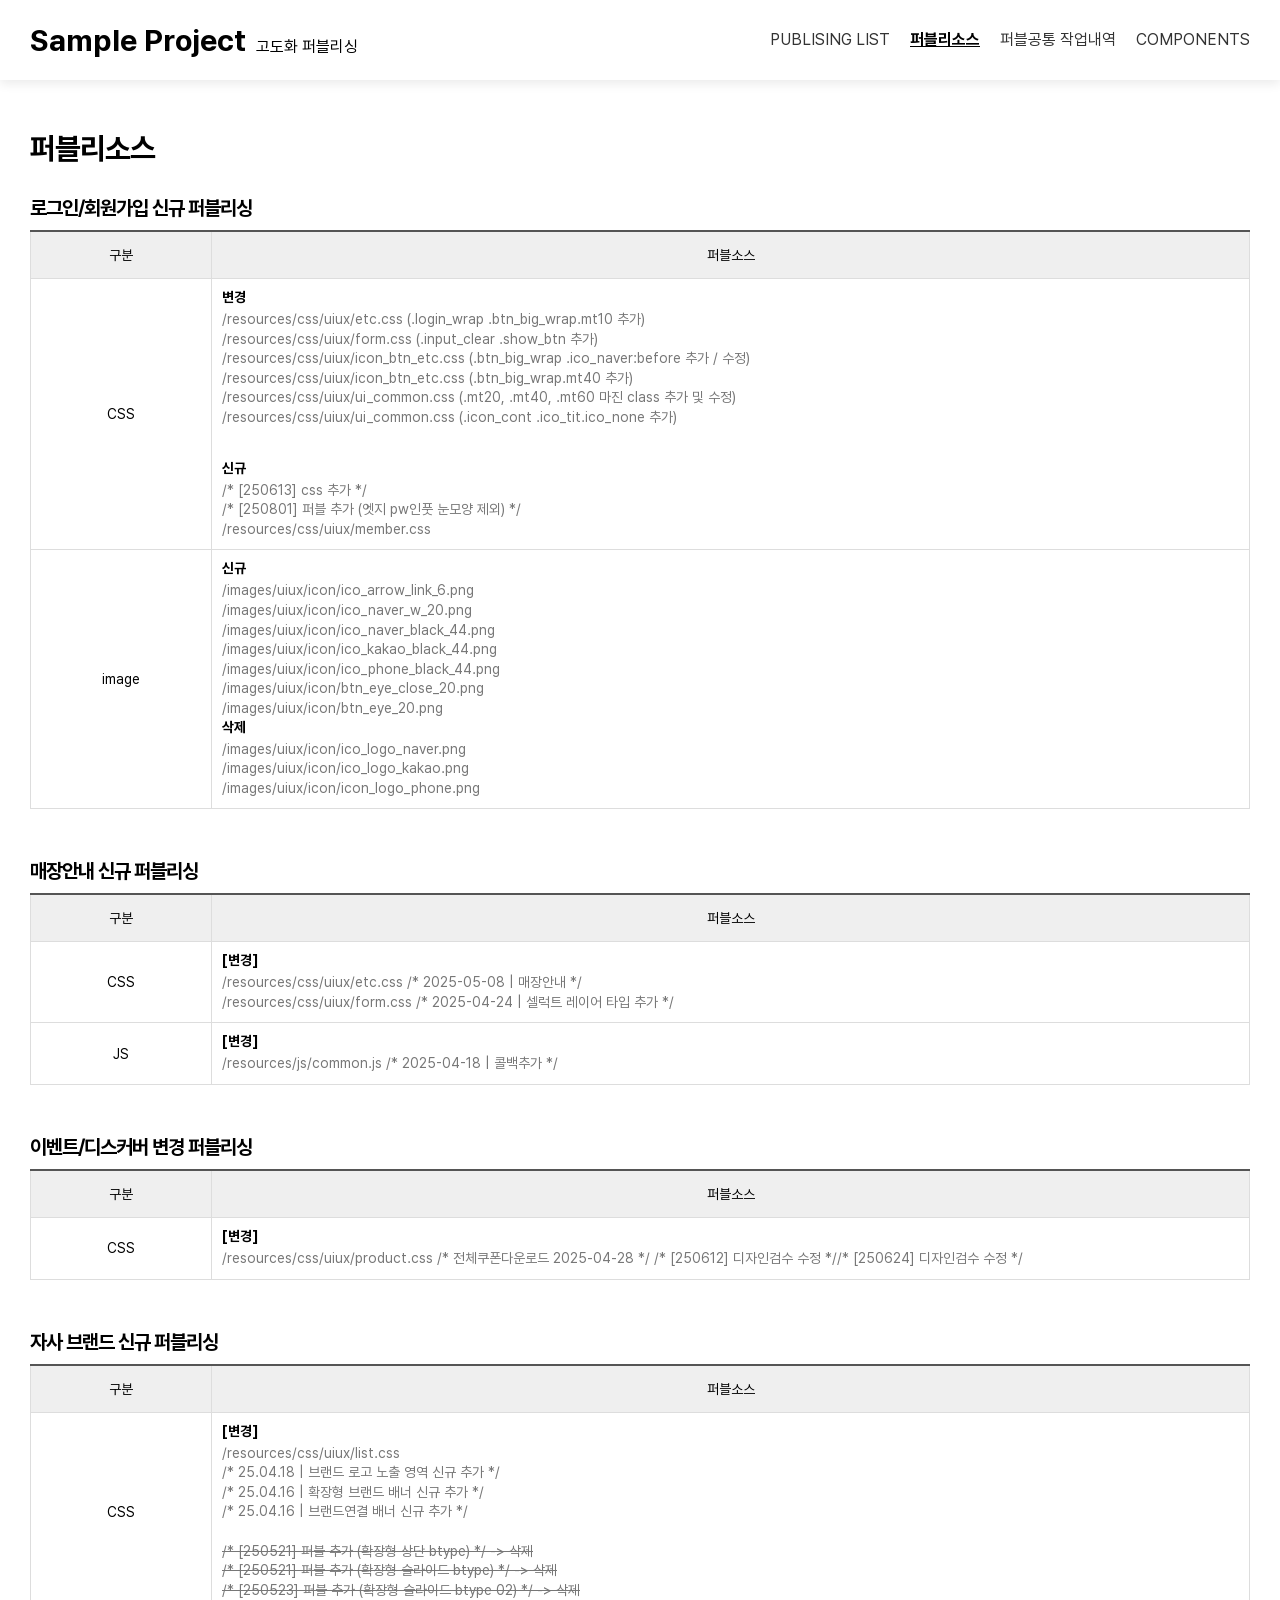
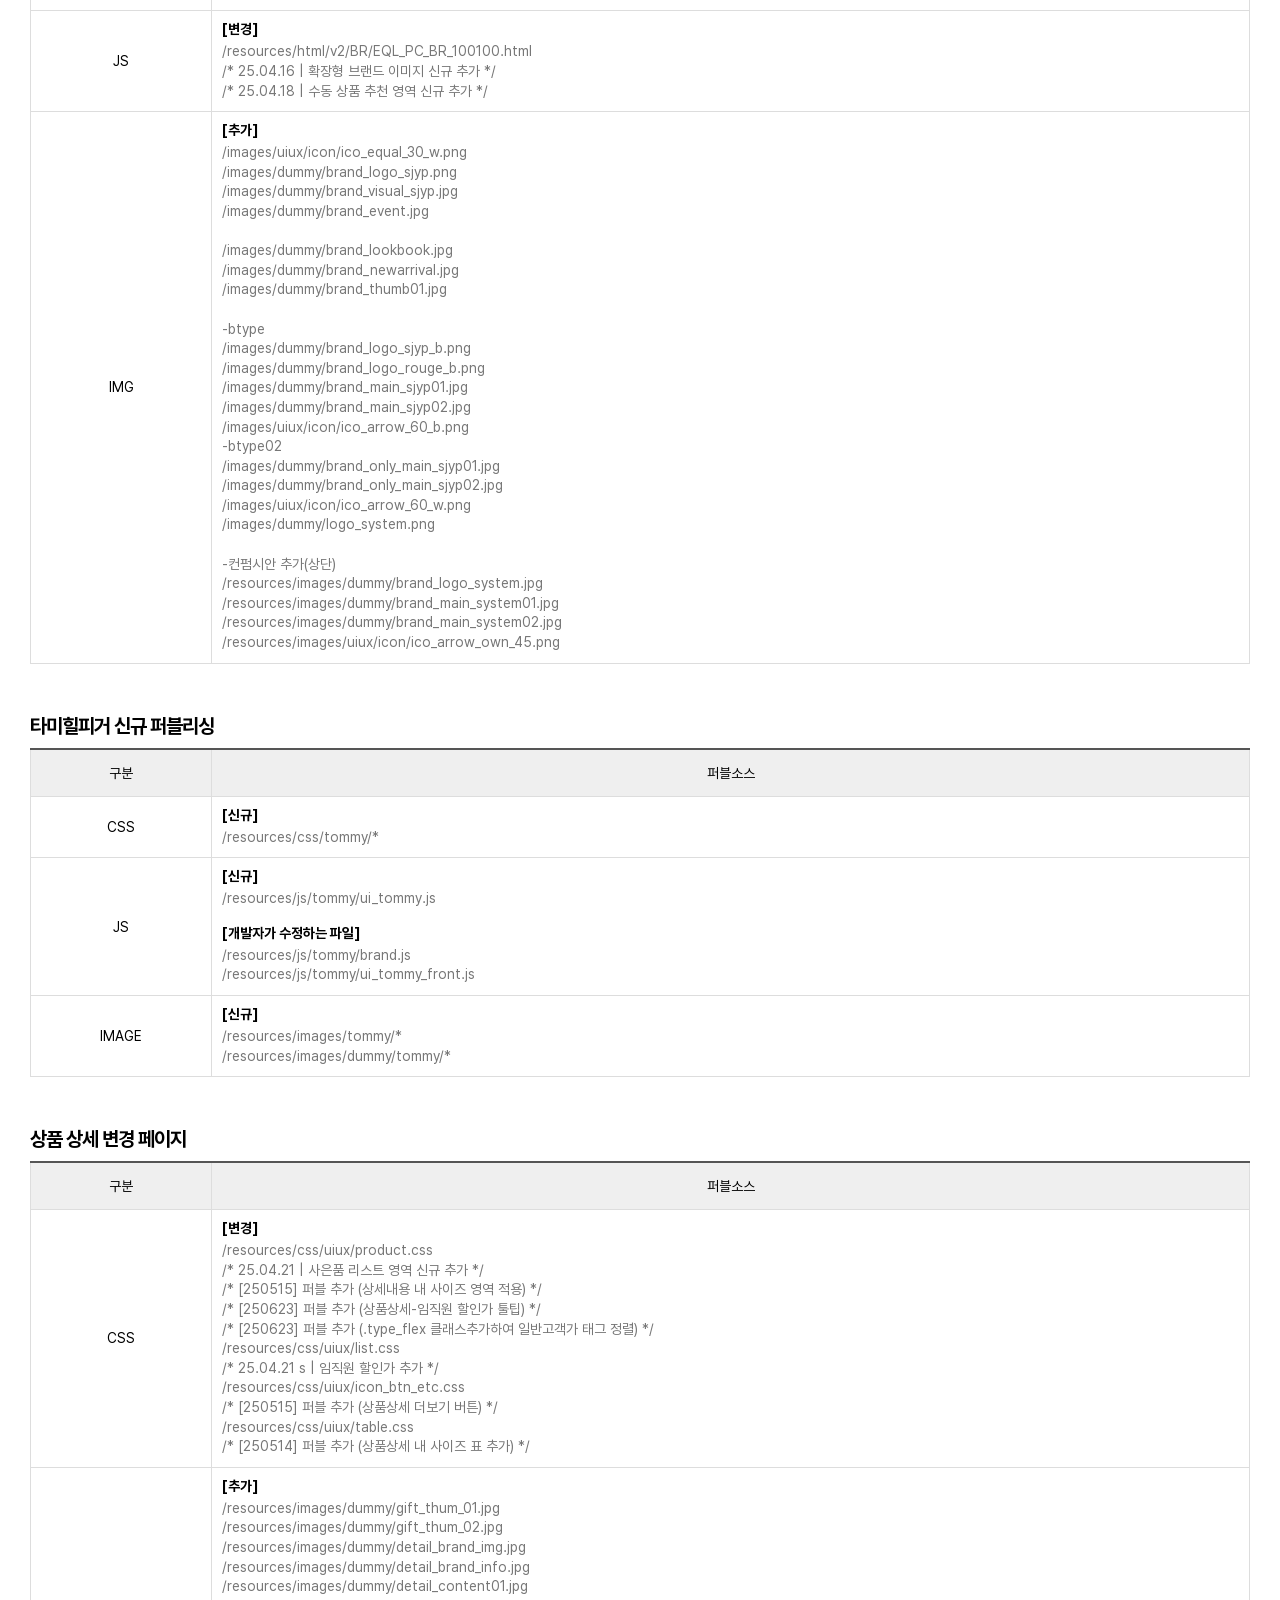
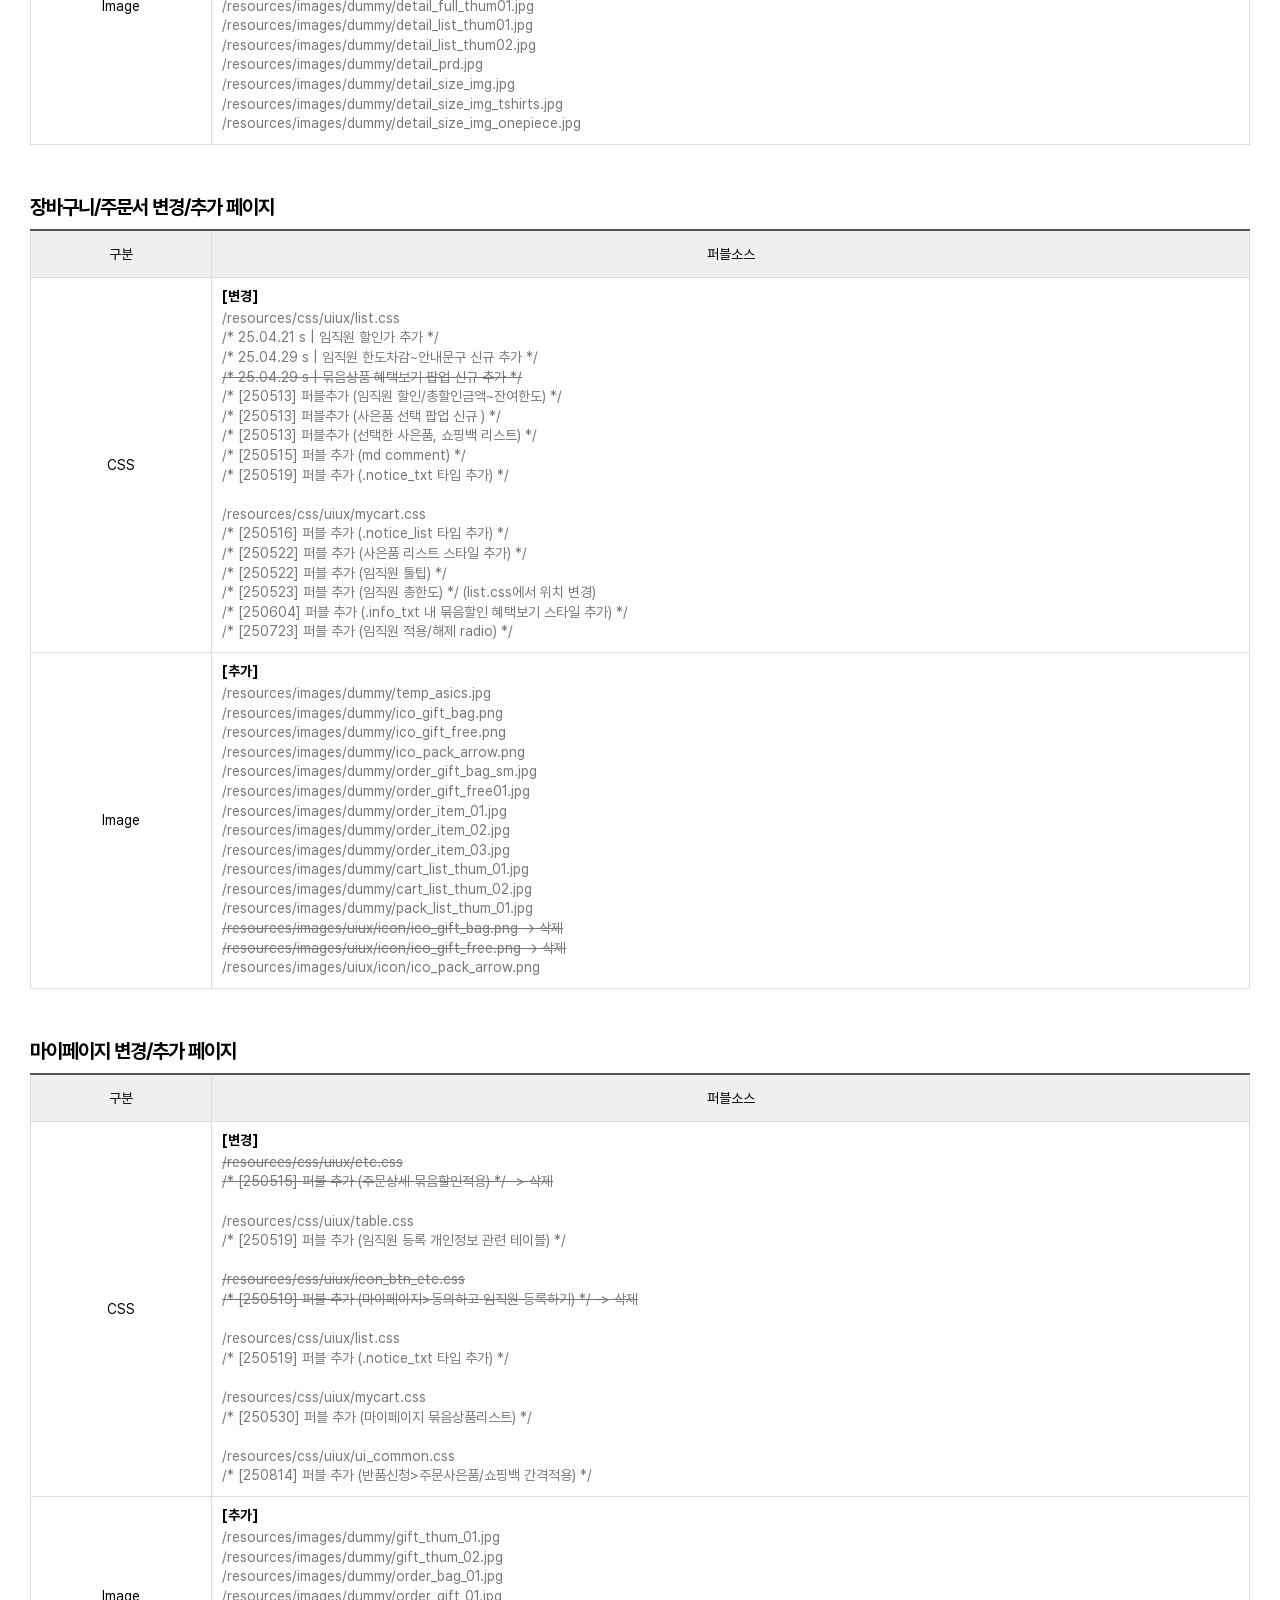
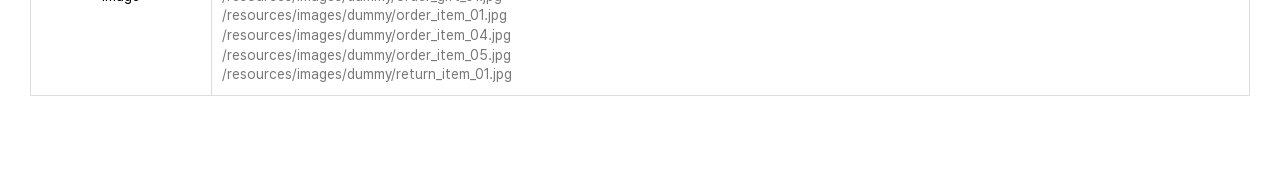
<file: guide/source_list.html>
<!doctype html>
<html lang="en">
  <head>
    <meta charset="UTF-8" />
    <link rel="stylesheet" type="text/css" href="./assets/css/base.css" />
    <title>프로젝트명</title>
    <style>
      td.end {
        background: green;
        color: #fff;
      }
      td.ing {
        color: blue;
      }
    </style>
  </head>
  <body>
    <div id="app">
      <header class="header-wrap">
        <div class="header-inner">
          <h1 class="toplogo">
            <a href="#" class="toplogo-link"><span class="toplogo-img">Sample Project</span><span class="toplogo-text">고도화 퍼블리싱</span></a>
          </h1>
          <div class="header-main-cols">
            <nav class="nav-wrap">
              <ul class="nav-list">
                <li>
                  <a href="index.html" class="nav-item" id="publish" target="_parent">PUBLISING LIST</a>
                </li>
                <!-- <li><a href="library_pc.html" class="nav-item" id="share" target="_parent">LIBRARY</a></li> -->
                <li>
                  <a href="source_list.html" class="nav-item" id="sourceList" target="_parent">퍼블리소스</a>
                </li>
                <li>
                  <a href="common_history.html" class="nav-item" id="devsend" target="_parent">퍼블공통 작업내역</a>
                </li>
                <li>
                  <a href="/guide/components.html" class="nav-item" id="components" target="_parent">COMPONENTS</a>
                </li>
              </ul>
              <script>
                const menuitem = document.querySelector('#sourceList');
                if (!!menuitem) {
                  menuitem.classList.add('active');
                }
              </script>
            </nav>
          </div>
        </div>
      </header>
      <section class="middle-wrap">
        <div class="middle-templete">
          <div class="middle-right-cols">
            <div class="middle-right-content">
              <div class="middle-right-title-row">
                <h3 class="middle-right-title">퍼블리소스</h3>
              </div>
              <div class="vertical-cont-item-wrap">
                <!--  -->
                <div class="vertical-cont-item-wrap">
                  <!--  -->
                  <div class="vertical-cont-item">
                    <div class="vertical-cont-title-wrap">
                      <p class="vertical-cont-title">로그인/회원가입 신규 퍼블리싱</p>
                      <!-- <p class="vct-else">전달 날짜 : 2025-00-00 / 00:00</p> -->
                    </div>
                    <div class="vertical-cont-content">
                      <div class="codinglist-tb-wrap">
                        <table class="codinglist-tb">
                          <thead>
                            <tr>
                              <th class="depth" style="width: 150px">구분</th>
                              <th>퍼블소스</th>
                            </tr>
                          </thead>
                          <tbody>
                            <!-- <tr>
                              <td class="depth">
                                <span>HTML</span>
                              </td>
                              <td class="txtleft">
                                <p class="source-title">변경</p>
                                <div class="source-wrap">
                                  /html/v2/popup_dimmed_L.html<br />
                                  /html/v2/popup_dimmed_L.html<br />
                                  /html/v2/popup_dimmed_L.html<br />
                                  /html/v2/popup_dimmed_L.html
                                </div>
                                <br />
                                <br />
                                <p class="source-title">신규</p>
                                <div class="source-wrap">
                                  /html/v2/popup_dimmed_L.html<br />
                                  /html/v2/popup_dimmed_L.html<br />
                                  /html/v2/popup_dimmed_L.html<br />
                                </div>
                              </td>
                            </tr> -->
                            <tr>
                              <td class="depth">
                                <span>CSS</span>
                              </td>
                              <td class="txtleft">
                                <p class="source-title">변경</p>
                                <div class="source-wrap">/resources/css/uiux/etc.css (.login_wrap .btn_big_wrap.mt10 추가)</div>
                                <div class="source-wrap">/resources/css/uiux/form.css (.input_clear .show_btn 추가)</div>
                                <div class="source-wrap">/resources/css/uiux/icon_btn_etc.css (.btn_big_wrap .ico_naver:before 추가 / 수정)</div>
                                <div class="source-wrap">/resources/css/uiux/icon_btn_etc.css (.btn_big_wrap.mt40 추가)</div>
                                <div class="source-wrap">/resources/css/uiux/ui_common.css (.mt20, .mt40, .mt60 마진 class 추가 및 수정)</div>
                                <div class="source-wrap">/resources/css/uiux/ui_common.css (.icon_cont .ico_tit.ico_none 추가)</div>
                                <br />
                                <br />
                                <p class="source-title">신규</p>
                                <div class="source-wrap">/* [250613] css 추가 */</div>
                                <div class="source-wrap">/* [250801] 퍼블 추가 (엣지 pw인풋 눈모양 제외) */</div>
                                <div class="source-wrap">/resources/css/uiux/member.css</div>
                              </td>
                            </tr>
                            <tr>
                              <td class="depth">
                                <span>image</span>
                              </td>
                              <td class="txtleft">
                                <p class="source-title">신규</p>
                                <div class="source-wrap">
                                  /images/uiux/icon/ico_arrow_link_6.png<br />
                                  /images/uiux/icon/ico_naver_w_20.png<br />
                                  /images/uiux/icon/ico_naver_black_44.png<br />
                                  /images/uiux/icon/ico_kakao_black_44.png<br />
                                  /images/uiux/icon/ico_phone_black_44.png<br />
                                  /images/uiux/icon/btn_eye_close_20.png<br />
                                  /images/uiux/icon/btn_eye_20.png<br />
                                </div>
                                <p class="source-title">삭제</p>
                                <div class="source-wrap">
                                  /images/uiux/icon/ico_logo_naver.png<br />
                                  /images/uiux/icon/ico_logo_kakao.png<br />
                                  /images/uiux/icon/icon_logo_phone.png
                                </div>
                              </td>
                            </tr>
                          </tbody>
                        </table>
                      </div>
                    </div>
                  </div>
                  <!-- //  -->

                  <!-- 매장안내 -->
                  <div class="vertical-cont-item">
                    <div class="vertical-cont-title-wrap">
                      <p class="vertical-cont-title">매장안내 신규 퍼블리싱</p>
                      <!-- <p class="vct-else">전달 날짜 : 2025-04-31 / 17:00</p> -->
                    </div>
                    <div class="vertical-cont-content">
                      <div class="codinglist-tb-wrap">
                        <table class="codinglist-tb">
                          <thead>
                            <tr>
                              <th class="depth" style="width: 150px">구분</th>
                              <th>퍼블소스</th>
                            </tr>
                          </thead>
                          <tbody>
                            <!-- <tr>
                              <td class="depth">
                                <span>HTML</span>
                              </td>
                              <td class="txtleft">
                                <p class="source-title">변경 /* 푸터화면아이디 미정 */</p>
                                <div class="source-wrap">
                                  [PC] <br />
                                  /html/v2/CO/EQL_PC_MA_700.html<br />
                                </div>
                                <br />
                                <p class="source-title">신규</p>
                                <div class="source-wrap">
                                  [PC]<br />

                                  /html/v2/CO/EQL_PC_CS_100100.html<br />
                                </div>
                              </td>
                            </tr> -->
                            <tr>
                              <td class="depth">
                                <span>CSS</span>
                              </td>
                              <td class="txtleft">
                                <p class="source-title">[변경]</p>
                                <div class="source-wrap">/resources/css/uiux/etc.css /* 2025-05-08 | 매장안내 */</div>
                                <div class="source-wrap">/resources/css/uiux/form.css /* 2025-04-24 | 셀럭트 레이어 타입 추가 */</div>
                              </td>
                            </tr>
                            <tr>
                              <td class="depth">
                                <span>JS</span>
                              </td>
                              <td class="txtleft">
                                <p class="source-title">[변경]</p>
                                <div class="source-wrap">/resources/js/common.js /* 2025-04-18 | 콜백추가 */</div>
                              </td>
                            </tr>
                          </tbody>
                        </table>
                      </div>
                    </div>
                  </div>
                  <!-- // 매장안내 -->

                  <!-- 이벤트/디스커버 -->
                  <div class="vertical-cont-item">
                    <div class="vertical-cont-title-wrap">
                      <p class="vertical-cont-title">이벤트/디스커버 변경 퍼블리싱</p>
                      <!--  <p class="vct-else">전달 날짜 : 2025-00-00 / 00:00</p> -->
                    </div>
                    <div class="vertical-cont-content">
                      <div class="codinglist-tb-wrap">
                        <table class="codinglist-tb">
                          <thead>
                            <tr>
                              <th class="depth" style="width: 150px">구분</th>
                              <th>퍼블소스</th>
                            </tr>
                          </thead>
                          <tbody>
                            <!-- <tr>
                              <td class="depth">
                                <span>HTML</span>
                              </td>
                              <td class="txtleft">
                                <p class="source-title">신규</p>
                                <div class="source-wrap">
                                  [PC]<br />
                                  /html/v2/EV/EQL_PC_DI_100100.html<br />
                                  /html/v2/EV/EQL_PC_DI_100200.html<br />
                                  /html/v2/EV/EQL_PC_EV_100100.html<br />
                                  /html/v2/EV/EQL_PC_EV_100200.html<br />
                                </div>
                              </td>
                            </tr> -->
                            <tr>
                              <td class="depth">
                                <span>CSS</span>
                              </td>
                              <td class="txtleft">
                                <p class="source-title">[변경]</p>
                                <div class="source-wrap">/resources/css/uiux/product.css /* 전체쿠폰다운로드 2025-04-28 */ /* [250612] 디자인검수 수정 *//* [250624] 디자인검수 수정 */</div>
                              </td>
                            </tr>
                          </tbody>
                        </table>
                      </div>
                    </div>
                  </div>
                  <!-- // 이벤트/디스커버 -->

                  <!-- 자사브랜드 -->
                  <div class="vertical-cont-item">
                    <div class="vertical-cont-title-wrap">
                      <p class="vertical-cont-title">자사 브랜드 신규 퍼블리싱</p>
                      <!--  <p class="vct-else">전달 날짜 : 2025-00-00 / 00:00</p> -->
                    </div>
                    <div class="vertical-cont-content">
                      <div class="codinglist-tb-wrap">
                        <table class="codinglist-tb">
                          <thead>
                            <tr>
                              <th class="depth" style="width: 150px">구분</th>
                              <th>퍼블소스</th>
                            </tr>
                          </thead>
                          <tbody>
                            <!-- <tr>
                              <td class="depth">
                                <span>HTML</span>
                              </td>
                              <td class="txtleft">
                                <p class="source-title">[신규]</p>
                                <div class="source-wrap">
                                  /html/v2/BR/EQL_PC_BR_100100.html <br />
                                  25.04.18 | 브랜드 로고 영역 신규 추가 <br />
                                  25.04.16 | 확장형 브랜드 이미지 영역 추가 <br />
                                  25.04.18 | 수동 상품 추천 영역 추가 <br />
                                  25.04.18 | 브랜드연결 배너 이미지 신규 추가
                                </div>
                              </td>
                            </tr> -->
                            <tr>
                              <td class="depth">
                                <span>CSS</span>
                              </td>
                              <td class="txtleft">
                                <p class="source-title">[변경]</p>
                                <div class="source-wrap">
                                  /resources/css/uiux/list.css <br />
                                  /* 25.04.18 | 브랜드 로고 노출 영역 신규 추가 */ <br />
                                  /* 25.04.16 | 확장형 브랜드 배너 신규 추가 */<br />
                                  /* 25.04.16 | 브랜드연결 배너 신규 추가 */<br /><br />

                                  <span style="text-decoration: line-through">
                                    /* [250521] 퍼블 추가 (확장형 상단 btype) */ -> 삭제<br />
                                    /* [250521] 퍼블 추가 (확장형 슬라이드 btype) */ -> 삭제<br />
                                    /* [250523] 퍼블 추가 (확장형 슬라이드 btype 02) */ -> 삭제
                                  </span>
                                </div>
                              </td>
                            </tr>
                            <tr>
                              <td class="depth">
                                <span>JS</span>
                              </td>
                              <td class="txtleft">
                                <p class="source-title">[변경]</p>
                                <div class="source-wrap">
                                  /resources/html/v2/BR/EQL_PC_BR_100100.html
                                  <br />
                                  /* 25.04.16 | 확장형 브랜드 이미지 신규 추가 */<br />
                                  /* 25.04.18 | 수동 상품 추천 영역 신규 추가 */
                                </div>
                              </td>
                            </tr>
                            <tr>
                              <td class="depth">
                                <span>IMG</span>
                              </td>
                              <td class="txtleft">
                                <p class="source-title">[추가]</p>
                                <div class="source-wrap">
                                  /images/uiux/icon/ico_equal_30_w.png <br />
                                  /images/dummy/brand_logo_sjyp.png <br />
                                  /images/dummy/brand_visual_sjyp.jpg <br />
                                  /images/dummy/brand_event.jpg <br /><br />
                                  /images/dummy/brand_lookbook.jpg <br />
                                  /images/dummy/brand_newarrival.jpg <br />
                                  /images/dummy/brand_thumb01.jpg <br /><br />

                                  -btype<br />
                                  /images/dummy/brand_logo_sjyp_b.png<br />
                                  /images/dummy/brand_logo_rouge_b.png<br />
                                  /images/dummy/brand_main_sjyp01.jpg <br />
                                  /images/dummy/brand_main_sjyp02.jpg <br />
                                  /images/uiux/icon/ico_arrow_60_b.png <br />

                                  -btype02<br />
                                  /images/dummy/brand_only_main_sjyp01.jpg<br />
                                  /images/dummy/brand_only_main_sjyp02.jpg<br />
                                  /images/uiux/icon/ico_arrow_60_w.png<br />
                                  /images/dummy/logo_system.png<br /><br />

                                  -컨펌시안 추가(상단)<br />
                                  /resources/images/dummy/brand_logo_system.jpg<br />
                                  /resources/images/dummy/brand_main_system01.jpg<br />
                                  /resources/images/dummy/brand_main_system02.jpg<br />
                                  /resources/images/uiux/icon/ico_arrow_own_45.png<br />
                                </div>
                              </td>
                            </tr>
                          </tbody>
                        </table>
                      </div>
                    </div>
                  </div>
                  <!-- // 자사브랜드 -->

                  <!-- 타미힐피거 -->
                  <div class="vertical-cont-item">
                    <div class="vertical-cont-title-wrap">
                      <p class="vertical-cont-title">타미힐피거 신규 퍼블리싱</p>
                      <!--  <p class="vct-else">전달 날짜 : 2025-04-31 / 17:00</p> -->
                    </div>
                    <div class="vertical-cont-content">
                      <div class="codinglist-tb-wrap">
                        <table class="codinglist-tb">
                          <thead>
                            <tr>
                              <th class="depth" style="width: 150px">구분</th>
                              <th>퍼블소스</th>
                            </tr>
                          </thead>
                          <tbody>
                            <tr>
                              <td class="depth">
                                <span>CSS</span>
                              </td>
                              <td class="txtleft">
                                <p class="source-title">[신규]</p>
                                <div class="source-wrap">/resources/css/tommy/*</div>
                              </td>
                            </tr>
                            <tr>
                              <td class="depth">
                                <span>JS</span>
                              </td>
                              <td class="txtleft">
                                <p class="source-title">[신규]</p>
                                <div class="source-wrap">/resources/js/tommy/ui_tommy.js</div>
                                <br />
                                <p class="source-title">[개발자가 수정하는 파일]</p>
                                <div class="source-wrap">/resources/js/tommy/brand.js</div>
                                <div class="source-wrap">/resources/js/tommy/ui_tommy_front.js</div>
                              </td>
                            </tr>
                            <tr>
                              <td class="depth">
                                <span>IMAGE</span>
                              </td>
                              <td class="txtleft">
                                <p class="source-title">[신규]</p>
                                <div class="source-wrap">/resources/images/tommy/*</div>
                                <div class="source-wrap">/resources/images/dummy/tommy/*</div>
                              </td>
                            </tr>
                          </tbody>
                        </table>
                      </div>
                    </div>
                  </div>
                  <!-- // 타미힐피거 -->

                  <!-- 상품상세페이지 -->
                  <div class="vertical-cont-item">
                    <div class="vertical-cont-title-wrap">
                      <p class="vertical-cont-title">상품 상세 변경 페이지</p>
                      <!--  <p class="vct-else">전달 날짜 : 2025-00-00 / 00:00</p> -->
                    </div>
                    <div class="vertical-cont-content">
                      <div class="codinglist-tb-wrap">
                        <table class="codinglist-tb">
                          <thead>
                            <tr>
                              <th class="depth" style="width: 150px">구분</th>
                              <th>퍼블소스</th>
                            </tr>
                          </thead>
                          <tbody>
                            <tr>
                              <td class="depth">
                                <span>CSS</span>
                              </td>
                              <td class="txtleft">
                                <p class="source-title">[변경]</p>
                                <div class="source-wrap">
                                  /resources/css/uiux/product.css <br />
                                  /* 25.04.21 | 사은품 리스트 영역 신규 추가 */<br />
                                  /* [250515] 퍼블 추가 (상세내용 내 사이즈 영역 적용) */<br />
                                  /* [250623] 퍼블 추가 (상품상세-임직원 할인가 툴팁) */<br />
                                  /* [250623] 퍼블 추가 (.type_flex 클래스추가하여 일반고객가 태그 정렬) */
                                </div>
                                <div class="source-wrap">
                                  /resources/css/uiux/list.css <br />
                                  /* 25.04.21 s | 임직원 할인가 추가 */
                                </div>
                                <div class="source-wrap">
                                  /resources/css/uiux/icon_btn_etc.css <br />
                                  /* [250515] 퍼블 추가 (상품상세 더보기 버튼) */
                                </div>
                                <div class="source-wrap">
                                  /resources/css/uiux/table.css <br />
                                  /* [250514] 퍼블 추가 (상품상세 내 사이즈 표 추가) */
                                </div>
                              </td>
                            </tr>
                            <tr>
                              <td class="depth">
                                <span>Image</span>
                              </td>
                              <td class="txtleft">
                                <p class="source-title">[추가]</p>
                                <div class="source-wrap">
                                  /resources/images/dummy/gift_thum_01.jpg<br />
                                  /resources/images/dummy/gift_thum_02.jpg<br />
                                  /resources/images/dummy/detail_brand_img.jpg<br />
                                  /resources/images/dummy/detail_brand_info.jpg<br />
                                  /resources/images/dummy/detail_content01.jpg<br />
                                  /resources/images/dummy/detail_full_thum01.jpg<br />
                                  /resources/images/dummy/detail_list_thum01.jpg<br />
                                  /resources/images/dummy/detail_list_thum02.jpg<br />
                                  /resources/images/dummy/detail_prd.jpg<br />
                                  /resources/images/dummy/detail_size_img.jpg<br />
                                  /resources/images/dummy/detail_size_img_tshirts.jpg<br />
                                  /resources/images/dummy/detail_size_img_onepiece.jpg<br />
                                </div>
                              </td>
                            </tr>
                          </tbody>
                        </table>
                      </div>
                    </div>
                  </div>
                  <!-- // 상품상세페이지 -->

                  <!-- 장바구니/주문서 -->
                  <div class="vertical-cont-item">
                    <div class="vertical-cont-title-wrap">
                      <p class="vertical-cont-title">장바구니/주문서 변경/추가 페이지</p>
                      <!--  <p class="vct-else">전달 날짜 : 2025-00-00 / 00:00</p> -->
                    </div>
                    <div class="vertical-cont-content">
                      <div class="codinglist-tb-wrap">
                        <table class="codinglist-tb">
                          <thead>
                            <tr>
                              <th class="depth" style="width: 150px">구분</th>
                              <th>퍼블소스</th>
                            </tr>
                          </thead>
                          <tbody>
                            <tr>
                              <td class="depth">
                                <span>CSS</span>
                              </td>
                              <td class="txtleft">
                                <p class="source-title">[변경]</p>
                                <div class="source-wrap">
                                  /resources/css/uiux/list.css <br />
                                  /* 25.04.21 s | 임직원 할인가 추가 */<br />
                                  /* 25.04.29 s | 임직원 한도차감~안내문구 신규 추가 */<br />
                                  <span style="text-decoration: line-through"> /* 25.04.29 s | 묶음상품 혜택보기 팝업 신규 추가 */<br /> </span>
                                  /* [250513] 퍼블추가 (임직원 할인/총할인금액~잔여한도) */<br />
                                  /* [250513] 퍼블추가 (사은품 선택 팝업 신규 ) */<br />
                                  /* [250513] 퍼블추가 (선택한 사은품, 쇼핑백 리스트) */<br />
                                  /* [250515] 퍼블 추가 (md comment) */ <br />
                                  /* [250519] 퍼블 추가 (.notice_txt 타입 추가) */ <br /><br />
                                  /resources/css/uiux/mycart.css <br />
                                  /* [250516] 퍼블 추가 (.notice_list 타입 추가) */<br />
                                  /* [250522] 퍼블 추가 (사은품 리스트 스타일 추가) */<br />
                                  /* [250522] 퍼블 추가 (임직원 툴팁) */<br />
                                  /* [250523] 퍼블 추가 (임직원 총한도) */ (list.css에서 위치 변경)<br />
                                  /* [250604] 퍼블 추가 (.info_txt 내 묶음할인 혜택보기 스타일 추가) */<br />
                                  /* [250723] 퍼블 추가 (임직원 적용/해제 radio) */
                                </div>
                              </td>
                            </tr>
                            <tr>
                              <td class="depth">
                                <span>Image</span>
                              </td>
                              <td class="txtleft">
                                <p class="source-title">[추가]</p>
                                <div class="source-wrap">
                                  /resources/images/dummy/temp_asics.jpg<br />
                                  /resources/images/dummy/ico_gift_bag.png<br />
                                  /resources/images/dummy/ico_gift_free.png<br />
                                  /resources/images/dummy/ico_pack_arrow.png<br />
                                  /resources/images/dummy/order_gift_bag_sm.jpg<br />
                                  /resources/images/dummy/order_gift_free01.jpg<br />
                                  /resources/images/dummy/order_item_01.jpg<br />
                                  /resources/images/dummy/order_item_02.jpg<br />
                                  /resources/images/dummy/order_item_03.jpg<br />
                                  /resources/images/dummy/cart_list_thum_01.jpg<br />
                                  /resources/images/dummy/cart_list_thum_02.jpg<br />
                                  /resources/images/dummy/pack_list_thum_01.jpg<br />
                                  <span style="text-decoration: line-through">
                                    /resources/images/uiux/icon/ico_gift_bag.png -> 삭제<br />
                                    /resources/images/uiux/icon/ico_gift_free.png -> 삭제<br />
                                  </span>
                                  /resources/images/uiux/icon/ico_pack_arrow.png<br />
                                </div>
                              </td>
                            </tr>
                          </tbody>
                        </table>
                      </div>
                    </div>
                  </div>
                  <!-- // 장바구니/주문서 -->

                  <!-- 마이페이지 -->
                  <div class="vertical-cont-item">
                    <div class="vertical-cont-title-wrap">
                      <p class="vertical-cont-title">마이페이지 변경/추가 페이지</p>
                      <!--  <p class="vct-else">전달 날짜 : 2025-00-00 / 00:00</p> -->
                    </div>
                    <div class="vertical-cont-content">
                      <div class="codinglist-tb-wrap">
                        <table class="codinglist-tb">
                          <thead>
                            <tr>
                              <th class="depth" style="width: 150px">구분</th>
                              <th>퍼블소스</th>
                            </tr>
                          </thead>
                          <tbody>
                            <tr>
                              <td class="depth">
                                <span>CSS</span>
                              </td>
                              <td class="txtleft">
                                <p class="source-title">[변경]</p>
                                <div class="source-wrap">
                                  <span style="text-decoration: line-through">
                                    /resources/css/uiux/etc.css <br />
                                    /* [250515] 퍼블 추가 (주문상세 묶음할인적용) */ -> 삭제<br /><br />
                                  </span>

                                  /resources/css/uiux/table.css <br />
                                  /* [250519] 퍼블 추가 (임직원 등록 개인정보 관련 테이블) */<br /><br />

                                  <span style="text-decoration: line-through">
                                    /resources/css/uiux/icon_btn_etc.css <br />
                                    /* [250519] 퍼블 추가 (마이페이지>동의하고 임직원 등록하기) */ -> 삭제</span
                                  ><br /><br />

                                  /resources/css/uiux/list.css <br />
                                  /* [250519] 퍼블 추가 (.notice_txt 타입 추가) */<br /><br />

                                  /resources/css/uiux/mycart.css <br />
                                  /* [250530] 퍼블 추가 (마이페이지 묶음상품리스트) */<br /><br />

                                  /resources/css/uiux/ui_common.css <br />
                                  /* [250814] 퍼블 추가 (반품신청>주문사은품/쇼핑백 간격적용) */
                                </div>
                              </td>
                            </tr>
                            <tr>
                              <td class="depth">
                                <span>Image</span>
                              </td>
                              <td class="txtleft">
                                <p class="source-title">[추가]</p>
                                <div class="source-wrap">
                                  /resources/images/dummy/gift_thum_01.jpg<br />
                                  /resources/images/dummy/gift_thum_02.jpg<br />
                                  /resources/images/dummy/order_bag_01.jpg<br />
                                  /resources/images/dummy/order_gift_01.jpg<br />
                                  /resources/images/dummy/order_item_01.jpg<br />
                                  /resources/images/dummy/order_item_04.jpg<br />
                                  /resources/images/dummy/order_item_05.jpg<br />
                                  /resources/images/dummy/return_item_01.jpg<br />
                                </div>
                              </td>
                            </tr>
                          </tbody>
                        </table>
                      </div>
                    </div>
                  </div>
                  <!-- // 마이페이지 -->
                </div>
                <!-- // -->
              </div>
            </div>
          </div>
        </div>
      </section>
    </div>
  </body>
</html>
</file>
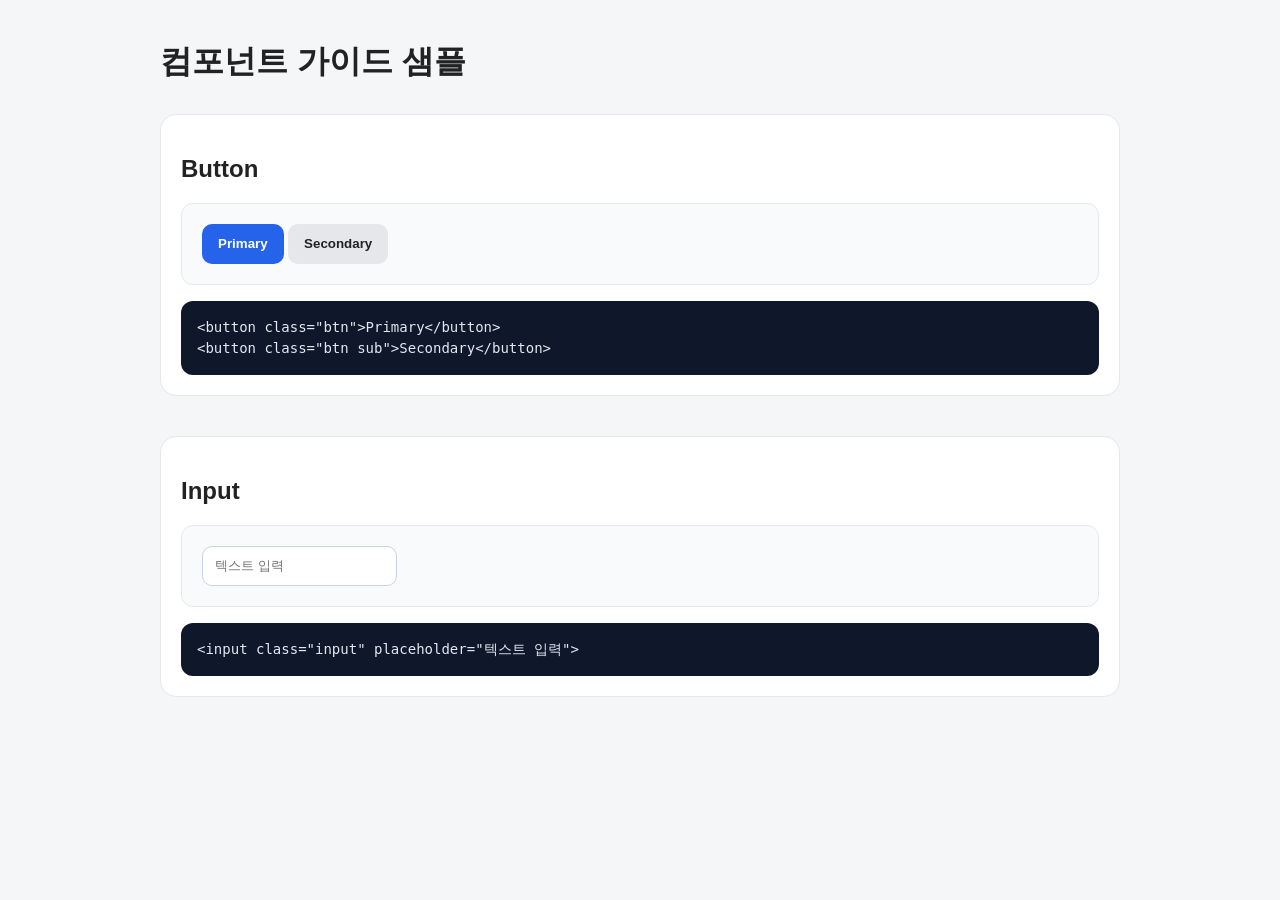
<file: guide/temp/component_guide_fixed_v2.html>
<!DOCTYPE html>
<html lang="ko">

<head>
  <meta charset="UTF-8" />
  <meta name="viewport" content="width=device-width, initial-scale=1.0" />
  <title>Component Guide</title>
  <style>
    * {
      box-sizing: border-box;
    }

    body {
      margin: 0;
      font-family: Arial;
      background: #f4f6f8;
      color: #222;
    }

    .wrap {
      max-width: 1000px;
      margin: 40px auto;
      padding: 0 20px;
    }

    h1 {
      margin-bottom: 30px;
    }

    .comp {
      margin-bottom: 40px;
      border: 1px solid #e5e7eb;
      border-radius: 16px;
      background: #fff;
      padding: 20px;
    }

    .preview {
      padding: 20px;
      background: #f9fafb;
      border-radius: 12px;
      border: 1px solid #e5e7eb;
    }

    .code {
      margin-top: 16px;
      background: #0f172a;
      color: #e2e8f0;
      border-radius: 12px;
      overflow: auto;
    }

    .code pre {
      margin: 0;
      padding: 16px;
      font-size: 14px;
      line-height: 1.5;
    }

    .btn {
      display: inline-flex;
      align-items: center;
      justify-content: center;
      height: 40px;
      padding: 0 16px;
      border-radius: 10px;
      border: 0;
      background: #2563eb;
      color: #fff;
      font-weight: 700;
      cursor: pointer;
    }

    .btn.sub {
      background: #e5e7eb;
      color: #222;
    }

    .input {
      height: 40px;
      padding: 0 12px;
      border: 1px solid #cbd5e1;
      border-radius: 10px;
    }
  </style>
</head>

<body>
  <div class="wrap">
    <h1>컴포넌트 가이드 샘플</h1>

    <div class="comp">
      <h2>Button</h2>

      <div class="preview">
        <button class="btn">Primary</button>
        <button class="btn sub">Secondary</button>
      </div>

      <div class="code">
        <pre></pre>
      </div>
    </div>

    <div class="comp">
      <h2>Input</h2>

      <div class="preview">
        <input class="input" placeholder="텍스트 입력" />
      </div>

      <div class="code">
        <pre></pre>
      </div>
    </div>
  </div>

  <script>
    function escapeHtml(str) {
      return str
        .replace(/&/g, "&amp;")
        .replace(/</g, "&lt;")
        .replace(/>/g, "&gt;");
    }

    document.querySelectorAll(".comp").forEach((comp) => {
      const preview = comp.querySelector(".preview");
      const code = comp.querySelector(".code pre");

      if (!preview || !code) return;

      const html = preview.innerHTML
        .replace(/^\n+|\n+$/g, "")
        .replace(/^\s+/gm, "");

      code.innerHTML = escapeHtml(html);
    });
  </script>
</body>

</html>
</file>
<file: guide/assets/css/base.css>
@charset "utf-8";
/************************************************************************
 * filename : base.css
 * description : UI 개발진행 공통 CSS
 * date :
************************************************************************/

@font-face { font-family: "Pretendard"; font-weight: 900; font-display: swap; src: local("Pretendard Black"), url("../fonts/Pretendard-Black.woff2") format("woff2"), url("../fonts/Pretendard-Black.woff") format("woff"); }
@font-face { font-family: "Pretendard"; font-weight: 800; font-display: swap; src: local("Pretendard ExtraBold"), url("../fonts/Pretendard-ExtraBold.woff2") format("woff2"), url("../fonts/Pretendard-ExtraBold.woff") format("woff"); }
@font-face { font-family: "Pretendard"; font-weight: 700; font-display: swap; src: local("Pretendard Bold"), url("../fonts/Pretendard-Bold.woff2") format("woff2"), url("../fonts/Pretendard-Bold.woff") format("woff"); }
@font-face { font-family: "Pretendard"; font-weight: 600; font-display: swap; src: local("Pretendard SemiBold"), url("../fonts/Pretendard-SemiBold.woff2") format("woff2"), url("../fonts/Pretendard-SemiBold.woff") format("woff"); }
@font-face { font-family: "Pretendard"; font-weight: 500; font-display: swap; src: local("Pretendard Medium"), url("../fonts/Pretendard-Medium.woff2") format("woff2"), url("../fonts/Pretendard-Medium.woff") format("woff"); }
@font-face { font-family: "Pretendard"; font-weight: 400; font-display: swap; src: local("Pretendard Regular"), url("../fonts/Pretendard-Regular.woff2") format("woff2"), url("../fonts/Pretendard-Regular.woff") format("woff"); }
@font-face { font-family: "Pretendard"; font-weight: 300; font-display: swap; src: local("Pretendard Light"), url("../fonts/Pretendard-Light.woff2") format("woff2"), url("../fonts/Pretendard-Light.woff") format("woff"); }
@font-face { font-family: "Pretendard"; font-weight: 200; font-display: swap; src: local("Pretendard ExtraLight"), url("../fonts/Pretendard-ExtraLight.woff2") format("woff2"), url("../fonts/Pretendard-ExtraLight.woff") format("woff"); }
@font-face { font-family: "Pretendard"; font-weight: 100; font-display: swap; src: local("Pretendard Thin"), url("../fonts/Pretendard-Thin.woff2") format("woff2"), url("../fonts/Pretendard-Thin.woff") format("woff"); }

* { margin: 0; padding: 0; }
#app { min-width: 1280px; }
body { margin: 0; padding: 0; font-size: 14px; font-family: "Pretendard", Arial, "Malgun Gothic", "맑은 고딕", dotum, sans-serif; -webkit-text-size-adjust: none; }
img { border: 0 none; vertical-align: middle; }
a { text-decoration: none; color: #333; }
ol, ul, li { list-style: none outside none; }
xmp { margin: 0; padding: 0; white-space: pre-wrap; }
button { -webkit-appearance: button; }
input, button { margin: 0; }

/* h1.c_left {height:40px; margin:24px 24px 17px 20px;  color:#fff; font-size:20px; line-height:38px;} */
h1.c_left { height: 40px; margin: 24px 24px 17px 20px; color: #000; font-size: 20px; line-height: 38px; }
h1.c_left img { height: 40px; }
h2.c_left { margin: 0 0 2px 20px; padding: 2px; color: #555; font-size: 17px; line-height: normal; }
ol { margin-left: 10px; list-style: decimal; list-style-position: inside; padding-left: 2px; }
li { margin-left: 0; padding: 0; }
/*li span {margin-left:-2px;}*/

.dtree { margin: 30px 0 0 20px; white-space: nowrap; }
.dtree p { text-align: right; }
.dtree a { color: #777; text-decoration: none; }
.dtree a.node, .dtree a.nodeSel { padding: 1px 2px 1px 2px; white-space: nowrap; }
.dtree a.nodeSel { background-color: #ffefae; }
.dtree > .clip { margin-bottom: 20px; }

.sub_t { padding: 2px 0 1px 5px; color: #ff0000; line-height: 150%; }
.t_ing { color: #777 !important; }
.t_js { color: brown !important; }
.t_app { color: #0042ff !important; }
.t_ing_js { color: brown !important; }
.t_app_js { color: #40724b !important; }
.t_csapp { color: #008c0d !important; }
.t_confirm { color: #000 !important; }
.t_melon { color: #000 !important; }
.t_modify { color: #ff0000 !important; }

.lib_link { position: absolute; top: 5px; right: 10px; font-size: 12px; color: #000; text-decoration: none; }
p + p { margin-top: 8px; }

.txtleft { text-align: left !important; }
.txtcenter { text-align: center !important; }
.txtright { text-align: right !important; }
.hide { display: inline-block; position: absolute; z-index: -10; width: 0 !important; height: 0 !important; overflow: hidden !important; font-size: medium; line-height: normal; word-break: break-all; opacity: 0 !important; filter: alpha(opacity=0); -ms-filter: "progid:DXImageTransform.Microsoft.Alpha(opacity=0)"; }
.none { display: none !important; }

.coding_guide {}
.coding_guide h1.h1_guide { margin-bottom: 15px; padding: 12px 0 12px 10px; background: #58626f; color: white; font-size: 18px; line-height: normal; }
.coding_guide h2.h2_guide { margin: 40px 0 10px 20px; color: #000; font-size: 16px; line-height: normal; }
.coding_guide h3.h3_guide { margin: 20px 0 10px 20px; color: #000; font-size: 14px; line-height: normal; }
.coding_guide dl.notice { padding-left: 20px; }
.coding_guide dl.notice ol { list-style-type: decimal; list-style-position: inside; }
.coding_guide dl.notice li { padding: 0; list-style-type: decimal; list-style-position: inside; font-size: 14px; }
.coding_guide dl.notice li li { margin-left: 10px; }
.coding_guide .guide_wrap { margin: 0 20px 10px 20px; }
.coding_guide .guide_wrap.center { text-align: center; }
.coding_guide .d_desc { margin: 0 20px 20px 20px; padding: 9px; border: 1px dashed #bdbfc2; background: #f5f5f5; font-size: 12px; line-height: 15px; }
.coding_guide .d_desc.code { padding: 0; }
.coding_guide .d_desc .num_list { padding-left: 20px; list-style-type: decimal; list-style-position: outside; }
.coding_guide .d_desc .num_list li { padding: 0 0 5px 0; list-style-type: decimal; list-style-position: outside; }
.coding_guide .d_desc .num_list + .t_point { margin-top: 20px; }
.coding_guide .d_desc .info {}
.coding_guide .d_desc .info dt { padding-top: 10px; font-weight: bold; }
.coding_guide .d_desc .info dt:first-child { padding-top: 0; }
.coding_guide .d_desc .info dd { padding-left: 10px; }
.coding_guide .d_desc .info li { list-style: none; }
.coding_guide .t_point { margin: 0 0 7px; padding-bottom: 5px; border-bottom: 1px solid #e5e5e5; }

.guide_table { width: 100%; border: 0 none; border-collapse: collapse; }
.guide_table th, .guide_table td { padding: 5px 10px; border: 1px solid #ccc; }
.guide_table th { color: #000; }
.guide_table thead th { background-color: #ddd; border-bottom: 0 none; }

.coding_header_wrap { width: 100%; min-width: 1024px; }
.coding_header { position: relative; height: 50px; background: #000; display: flex; flex-direction: column; align-items: flex-start; justify-content: center; text-align: left; }
.coding_header .tit_logo { color: #fff; font-size: 16px; padding: 0 20px; }
.coding_header a.btn_go { display: inline-block; position: absolute; right: 50px; top: 12px; height: 25px; padding: 0 10px; border: 1px solid #806c8a; color: #fff; font-size: 13px; line-height: 25px; text-decoration: none; }
.coding_header a.btn_go:hover { padding: 1px 11px; border: none; background-color: rgba(255, 255, 255, 0.2); background-color: #714289 \0 / IE8; text-decoration: none; }

.mainF_tit { position: absolute; top: 120px; left: 0; width: 100%; background: none; color: #000; font-size: 30px; font-weight: bold; text-align: center; }

.footer { position: relative; bottom: 0; width: 100%; min-width: 1024px; background: #222; }
.footer .conts { position: relative; width: 1024px; height: 50px; }
.footer .conts .copy { padding: 20px 0 0 183px; color: #999; font-family: Arial; font-size: 10px; line-height: 100%; }
.footer .conts .copy strong { color: #fff; font-size: 12px; font-weight: normal; }

.header-wrap { position: sticky; top: 0; left: 0; width: 100%; background: #fff; z-index: 50; box-shadow: 0 4px 10px rgba(0, 0, 0, 0.08); }
.header-inner { margin: 0 auto; display: flex; font-size: 0; line-height: 0; height: 80px; box-sizing: border-box; padding: 0 30px; }

.toplogo { display: flex; flex-direction: column; justify-content: center; }
.toplogo-link { display: inline-flex; align-items: flex-end; }
.toplogo-link img { vertical-align: top; max-width: 115px; }
.toplogo-img { font-size: 30px; color: #000; line-height: 1; font-weight: 700; }
.toplogo-text { font-size: 16px; color: #000; line-height: 1; margin-left: 10px; font-weight: 400; }

.header-main-cols { flex: 1; display: flex; justify-content: flex-end; align-items: center; }

.nav-list { display: flex; gap: 20px; }
.nav-item { display: inline-block; font-size: 16px; line-height: 1; }
.nav-item.active { color: #000; font-weight: 700; text-decoration: underline; }

.middle-wrap { min-height: calc(100vh - 80px); }
.middle-wrap.type2 { display: flex; align-items: center; justify-content: center; }

.middle-templete { margin: 0 auto; box-sizing: border-box; padding: 0 30px; display: flex; }

.middle-left-cols { flex: 0 0 230px; }
.left-block { margin-bottom: 50px; }
.left-block:last-of-type { margin-bottom: 0; }
.middle-left-title-wrap { display: flex; align-items: center; margin-bottom: 30px; }
.middle-left-part { display: inline-block; font-size: 20px; line-height: 1; padding: 0 20px; opacity: 0.5; }
.middle-left-title { font-weight: 700; font-size: 24px; line-height: 1; padding-bottom: 0 !important; }
.middle-left-link { display: inline-block; font-size: 20px; color: #666; }
.middle-left-link:hover { text-decoration: underline; }
.middle-left-item { position: sticky; top: 60px; left: 0; width: 100%; padding: 60px 0; }

.middle-menu-list > li { margin-bottom: 20px; }
.middle-menu-list > li:last-of-type { margin-bottom: 0; }
.middle-menu { font-size: 16px; white-space: nowrap; }
.middle-menu.active { font-weight: 700; color: #000; display: inline-block; line-height: 1; border-bottom: 1px solid #000; }

.middle-right-cols { flex: 1; min-width: 0; padding: 50px 0 100px; }

.middle-right-title-row { margin-bottom: 30px; display: flex; gap: 20px; justify-content: space-between; align-items: flex-end; }
.middle-right-title-row.type2 { justify-content: flex-start; gap: 10px; }
.middle-right-title { font-size: 30px; font-weight: 700; letter-spacing: -1px; }
.middle-right-title-count-wrap { display: flex; gap: 10px; }
.middle-right-title-count { margin-top: 5px; font-size: 16px; }

.vertical-cont-item-wrap {}
.vertical-cont-item { margin-bottom: 50px; }
.vertical-cont-item:last-of-type { margin-bottom: 0; }
.vertical-cont-title-wrap { display: flex; justify-content: space-between; align-items: flex-end; margin-bottom: 10px; }
.vertical-cont-title-wrap .vertical-cont-title { margin-bottom: 0; }
.vertical-cont-title { font-size: 20px; font-weight: 700; letter-spacing: -1px; margin-bottom: 10px; }
.vertical-cont-content {}
.codinglist-tb-wrap {}
.codinglist-tb { width: 100%; font-size: 14px; border-top: solid 2px #555; border-collapse: collapse; border-spacing: 0; text-align: center; }
.codinglist-tb thead tr th { padding: 15px; border: solid 1px #ddd; background: #efefef; vertical-align: middle; font-weight: 400; font-size: 14px; }
.codinglist-tb tbody tr:hover { background: #fbfbfb; }
.codinglist-tb tbody tr td { padding: 10px 10px; border: solid 1px #ddd; vertical-align: middle; }

.vertical-code-wrap { position: relative; overflow: hidden; }
.vertical-code-wrap > .textarea { background: #f3f4f5; border: 0; border-top: 5px solid #e7e8e9; padding: 40px 30px 25px; width: 100%; box-sizing: border-box; resize: none; }

.btn-copyitem { display: block; width: 35px; height: 35px; background: #fff url("../images/btn_copy.svg") no-repeat 50% 50%/15px auto; position: absolute; top: 0; right: 0; box-shadow: 0 0 0px 5px rgba(0, 0, 0, 0.1); }
.btn-copyitem.active { background-image: url("../images/btn_copy_active.svg"); }

.middle-gate-wrap {}
.middle-gate-list { display: flex; gap: 20px; }
.middle-gate-list > li {}
.gate-menu { font-size: 20px; font-weight: bold; }

.component { margin-bottom: 40px; }
.code-block { position: relative; display: inline-block; width: 100%; }
.copy-btn { position: absolute; top: 10px; right: 10px; background: #444; color: white; border: none; padding: 5px 10px; cursor: pointer; font-size: 12px; border-radius: 5px; }
.source-title { font-weight: 700; margin-bottom: 5px; }
.source-wrap { color: #777; line-height: 1.4; }




.comp_item { margin-bottom: 40px; border: 1px solid #e5e7eb; border-radius: 16px; background: #fff; padding: 20px; }
.comp_item h4{font-size:25px;margin:0 0 15px;}
.comp_item .preview { padding: 20px; background: #f9fafb; border-radius: 12px; border: 1px solid #e5e7eb; }
.comp_item .code { margin-top: 16px; background: #0f172a; color: #e2e8f0; border-radius: 12px; overflow: auto; position: relative;}
.comp_item .code pre { margin: 0; padding: 16px; font-size: 14px; line-height: 1.5; }
.comp_item .btn { display: inline-flex; align-items: center; justify-content: center; height: 40px; padding: 0 16px; border-radius: 10px; border: 0; background: #2563eb; color: #fff; font-weight: 700; cursor: pointer; }
.comp_item .btn.sub { background: #e5e7eb; color: #222; }
.comp_item .input { height: 40px; padding: 0 12px; border: 1px solid #cbd5e1; border-radius: 10px; }
.comp_item .code_copy { position: absolute; top: 12px; right: 12px; min-width: 68px; height: 32px; padding: 0 12px; border: 0; border-radius: 8px; background: rgba(255, 255, 255, 0.14); color: #fff; font-size: 13px; font-weight: 700; cursor: pointer; }
.comp_item .code_copy.is_done { background: #22c55e; }




[aria-level="1"] > .jstree-icon { display: none !important; }
[aria-level="1"] > a > i { background-color: #fff !important; }

.jstree-link .jstree-icon { background-position: -101px -69px !important; }

.jstree-link.jstree-newwin { margin-left: 5px; width: 24px; height: 24px; }
.jstree-link.jstree-newwin i { display: inline-block; width: 24px; height: 24px; background-image: url(../js/jstree/32px.png); background-position: -130px -70px !important; }

.panel { margin: 0 20px 20px 20px; background-color: #fff; border: 1px solid transparent; border-radius: 4px; -webkit-box-shadow: 0 1px 1px rgba(0, 0, 0, .05); box-shadow: 0 1px 1px rgba(0, 0, 0, .05); }
.panel-body { padding: 15px; position: relative; }
.panel-content { overflow-y: hidden; overflow-x: auto; width: 100%; }

.panel-default { border-color: #ddd; }
.panel-default > .panel-heading { color: #333; background-color: #f5f5f5; border-color: #ddd; }

.jstree-controls { position: absolute; right: 10px; top: 18px; }

.input-group { position: relative; display: table; border-collapse: separate; }

.input-group-btn { width: 1%; white-space: nowrap; vertical-align: middle; }
.input-group-btn { position: relative; font-size: 0; white-space: nowrap; }

.form-control { display: block; width: 100%; height: 34px; padding: 6px 12px; font-size: 14px; line-height: 1.42857143; color: #555; background-color: #fff; background-image: none; border: 1px solid #ccc; border-radius: 4px; -webkit-box-shadow: inset 0 1px 1px rgba(0, 0, 0, .075); box-shadow: inset 0 1px 1px rgba(0, 0, 0, .075); -webkit-transition: border-color ease-in-out .15s, -webkit-box-shadow ease-in-out .15s; -o-transition: border-color ease-in-out .15s, box-shadow ease-in-out .15s; transition: border-color ease-in-out .15s, box-shadow ease-in-out .15s; }

.input-group .form-control { position: relative; z-index: 2; float: left; width: 100%; margin-bottom: 0; border-top-right-radius: 0; border-bottom-right-radius: 0; }

.input-group-btn { display: table-cell; }
.input-group .form-control { display: table-cell; }

.panel-default > .panel-heading { color: #333; background-color: #f5f5f5; border-color: #ddd; }

.panel-heading { padding: 10px 15px; border-bottom: 1px solid transparent; border-top-left-radius: 3px; border-top-right-radius: 3px; }

.input-group .btn { display: inline-block; padding: 6px 12px; margin-bottom: 0; font-size: 14px; font-weight: 400; line-height: 1.42857143; text-align: center; white-space: nowrap; vertical-align: middle; -ms-touch-action: manipulation; touch-action: manipulation; cursor: pointer; -webkit-user-select: none; -moz-user-select: none; -ms-user-select: none; user-select: none; background-image: none; border: 1px solid transparent; border-radius: 4px; }

.input-group .btn-default { color: #333; background-color: #fff; border-color: #ccc; }

.input-group-btn > .btn { position: relative; border-top-left-radius: 0; border-bottom-left-radius: 0; z-index: 2; margin-left: -1px; }
</file>
<file: resources/css/style.css>
@charset "UTF-8";
/* default */
/* .touchmode *{outline:0 !important}  */ /* 20220415 터치모드 일때 포커스라인 히든 */
* {
  margin: 0;
  padding: 0;
  word-break: break-all;
  -webkit-text-size-adjust: none;
  -moz-text-size-adjust: none;
  -o-text-size-adjust: none;
  text-size-adjust: none;
  -webkit-tap-highlight-color: rgba(255, 255, 255, 0);
}

body {
  font-family: "Noto Sans KR", Dotum, verdana, sans-serif;
  font-size: 12px;
}

html, body, div, span, object, iframe, h1, h2, h3, h4, h5, h6, p, a, address, img, dl, dt, dd, ol, ul, li, fieldset, form, label, legend, input, textarea, table, caption, tbody, tfoot, thead, tr, th, td, header, footer, nav, menu, section, article, aside, main, video {
  margin: 0;
  padding: 0;
  border: 0;
  vertical-align: baseline;
}

header, footer, section, article, aside, nav, main, details, menu, figure, figcaption, video {
  display: block;
}

table {
  border-collapse: collapse;
  border-spacing: 0;
  word-wrap: break-word;
  word-break: break-all;
}

table th, table td {
  text-align: center;
  vertical-align: middle;
  font-weight: normal;
  font-family: "Noto Sans KR";
}

ol, ul, li {
  list-style: none outside none;
}

input[type=submit] {
  display: inline-block;
}

a {
  text-decoration: none;
  color: #333;
}

a:hover, a:visited {
  text-decoration: none;
}

button {
  border: 0;
  background: none;
  cursor: pointer;
  padding: 0;
  font-family: "Noto Sans KR";
}

button span {
  position: relative;
  font-family: "Noto Sans KR";
}

select {
  font-family: "Noto Sans KR";
}

/* select:focus{outline: 1px dotted #767676;} */
strong {
  font-weight: normal;
  font-weight: 500;
}

img {
  border: 0 none;
  max-width: 100%;
}

form input, form select, form label, form img {
  vertical-align: middle;
}

fieldset {
  border: 0 none;
}

address {
  font-style: normal;
}

h1, h2, h3, h4, h5, h6 {
  font-weight: normal;
}

iframe {
  margin: 0;
  padding: 0;
}

audio, canvas, progress, video {
  display: inline-block;
  vertical-align: baseline;
}

input[type=text], input[type=password] {
  font-family: "Noto Sans KR";
  color: #000;
  border: 1px solid #c8c8c8;
  -webkit-appearance: none;
  -moz-appearance: none;
  -webkit-border-radius: 0;
}

input[type=search],
input[type=tel],
input[type=number],
input[type=password] {
  border-radius: 0;
  font-family: "Noto Sans KR";
  color: #5d5d5d;
  -webkit-appearance: none;
  -moz-appearance: none;
  -webkit-border-radius: 0;
}

table caption {
  display: inline-block;
  width: 0;
  height: 0;
  overflow: hidden;
  line-height: 0;
  color: transparent;
  position: absolute;
  top: 0;
  left: -99999px;
}

textarea {
  font-family: "Noto Sans KR";
  color: #000;
  border: 1px solid #c8c8c8;
  -webkit-appearance: none;
  -moz-appearance: none;
  -webkit-border-radius: 0;
}

/*
input:focus + label{
    outline: 1px dashed #000;
} */
::-webkit-input-placeholder {
  color: #cccccc;
  font-family: "Noto Sans KR";
}

::-moz-input-placeholder {
  color: #cccccc;
  font-family: "Noto Sans KR";
}

:-ms-input-placeholder {
  color: #cccccc;
  font-family: "Noto Sans KR";
}

::-ms-input-placeholder {
  color: #cccccc;
  font-family: "Noto Sans KR";
}

::input-placeholder {
  color: #cccccc;
  font-family: "Noto Sans KR";
}

input:-webkit-autofill,
input:-webkit-autofill:hover,
input:-webkit-autofill:focus,
input:-webkit-autofill:active {
  -webkit-transition: background-color 5000s ease-in-out 0s;
  transition: background-color 5000s ease-in-out 0s;
}

input:-webkit-autofill {
  -webkit-background-clip: text;
}

img, a, a img {
  -webkit-user-drag: none; /* 크롬/사파리 등 */
  user-select: none;
  -webkit-user-select: none;
  -moz-user-select: none;
  -ms-user-select: none;
  -webkit-touch-callout: none; /* iOS 길게 눌러 저장 메뉴 방지 */
}

em {
  font-style: normal;
}

/* common */
.hidden {
  display: none !important;
}

.touchDis {
  touch-action: none;
  overflow: hidden;
  position: relative;
}

.ellips {
  display: inline-block;
  white-space: nowrap;
  text-overflow: ellipsis;
  overflow: hidden;
  position: relative;
  max-width: 99%;
}

legend,
.hdtext {
  overflow: hidden;
  display: inline-block;
  position: absolute;
  z-index: -1;
  width: 1px;
  height: 1px;
  margin: 0;
  border: 0;
  font-size: 1px;
  line-height: 1px;
  clip: rect(1px, 1px, 1px, 1px);
  clip-path: inset(50%);
}

.enable_text {
  display: block;
  width: auto;
  height: auto;
  overflow: visible;
  line-height: 1;
  color: #000;
  position: relative;
  top: 0;
  left: 0;
}

.none {
  display: none !important;
}

i {
  display: flex;
  align-items: center;
  justify-content: center;
  font-size: 0;
  line-height: 0;
  text-align: center;
}
i img {
  vertical-align: middle;
}

img.ico_img {
  max-width: 100%;
}

@font-face {
  font-family: "Noto Sans KR";
  src: url("./font/NotoSans-Bold.eot");
  src: url("./font/NotoSans-Bold.eot?#iefix") format("embedded-opentype"), url("./font/NotoSans-Bold.woff2") format("woff2"), url("./font/NotoSans-Bold.woff") format("woff"), url("./font/NotoSans-Bold.ttf") format("truetype"), url("./font/NotoSans-Bold.svg#NotoSans-Bold") format("svg");
  font-weight: 700;
  font-style: normal;
}
@font-face {
  font-family: "Noto Sans KR";
  src: url("./font/NotoSans-Regular.eot");
  src: url("./font/NotoSans-Regular.eot?#iefix") format("embedded-opentype"), url("./font/NotoSans-Regular.woff2") format("woff2"), url("./font/NotoSans-Regular.woff") format("woff"), url("./font/NotoSans-Regular.ttf") format("truetype"), url("./font/NotoSans-Regular.svg#NotoSans-Regular") format("svg");
  font-weight: 400;
  font-style: normal;
}
@font-face {
  font-family: "Noto Sans KR";
  src: url("./font/NotoSans-Thin.eot");
  src: url("./font/NotoSans-Thin.eot?#iefix") format("embedded-opentype"), url("./font/NotoSans-Thin.woff2") format("woff2"), url("./font/NotoSans-Thin.woff") format("woff"), url("./font/NotoSans-Thin.ttf") format("truetype"), url("./font/NotoSans-Thin.svg#NotoSans-Thin") format("svg");
  font-weight: 200;
  font-style: normal;
}
@font-face {
  font-family: "Noto Sans KR";
  src: url("./font/NotoSans-Black.eot");
  src: url("./font/NotoSans-Black.eot?#iefix") format("embedded-opentype"), url("./font/NotoSans-Black.woff2") format("woff2"), url("./font/NotoSans-Black.woff") format("woff"), url("./font/NotoSans-Black.ttf") format("truetype"), url("./font/NotoSans-Black.svg#NotoSans-Black") format("svg");
  font-weight: 900;
  font-style: normal;
}
@font-face {
  font-family: "Noto Sans KR";
  src: url("./font/NotoSans-Light.eot");
  src: url("./font/NotoSans-Light.eot?#iefix") format("embedded-opentype"), url("./font/NotoSans-Light.woff2") format("woff2"), url("./font/NotoSans-Light.woff") format("woff"), url("./font/NotoSans-Light.ttf") format("truetype"), url("./font/NotoSans-Light.svg#NotoSans-Light") format("svg");
  font-weight: 300;
  font-style: normal;
}
@font-face {
  font-family: "Noto Sans KR";
  src: url("./font/NotoSans-DemiLight.eot");
  src: url("./font/NotoSans-DemiLight.eot?#iefix") format("embedded-opentype"), url("./font/NotoSans-DemiLight.woff2") format("woff2"), url("./font/NotoSans-DemiLight.woff") format("woff"), url("./font/NotoSans-DemiLight.ttf") format("truetype"), url("./font/NotoSans-DemiLight.svg#NotoSans-Light") format("svg");
  font-weight: 350;
  font-style: normal;
}
@font-face {
  font-family: "Noto Sans KR";
  src: url("./font/NotoSans-Medium.eot");
  src: url("./font/NotoSans-Medium.eot?#iefix") format("embedded-opentype"), url("./font/NotoSans-Medium.woff2") format("woff2"), url("./font/NotoSans-Medium.woff") format("woff"), url("./font/NotoSans-Medium.ttf") format("truetype"), url("./font/NotoSans-Medium.svg#NotoSans-Light") format("svg");
  font-weight: 500;
  font-style: normal;
}
/* latin */
@font-face {
  font-family: "Montserrat";
  font-style: normal;
  font-weight: 400;
  src: url("./font/montserrat-regular-webfont.eot");
  src: url("./font/montserrat-regular-webfont.eot?#iefix") format("embedded-opentype"), url("./font/montserrat-regular-webfont.woff2") format("woff2"), url("./font/montserrat-regular-webfont.woff") format("woff"), url("./font/montserrat-regular-webfont.ttf") format("truetype");
  unicode-range: U+0000-00FF, U+0131, U+0152-0153, U+02C6, U+02DA, U+02DC, U+2000-206F, U+2074, U+20AC, U+2212, U+2215, U+E0FF, U+EFFD, U+F000;
}
/* latin */
@font-face {
  font-family: "Montserrat";
  font-style: normal;
  font-weight: 700;
  src: url("./font/montserrat-bold-webfont.eot");
  src: url("./font/montserrat-bold-webfont.eot?#iefix") format("embedded-opentype"), url("./font/montserrat-bold-webfont.woff2") format("woff2"), url("./font/montserrat-bold-webfont.woff") format("woff"), url("./font/montserrat-bold-webfont.ttf") format("truetype");
  unicode-range: U+0000-00FF, U+0131, U+0152-0153, U+02C6, U+02DA, U+02DC, U+2000-206F, U+2074, U+20AC, U+2212, U+2215, U+E0FF, U+EFFD, U+F000;
}
/* button */
.btn_quad_wrap {
  display: flex;
  gap: 24px;
}
.btn_quad_wrap.respon_each_wrap {
  justify-content: center;
}
.btn_quad_wrap.respon_each_wrap .btn_quad {
  flex: 0 0 293px;
}

.btn_quad {
  flex: 1;
  text-align: center;
  box-sizing: border-box;
  display: flex;
  align-items: center;
  justify-content: center;
  min-height: 50px;
  border: 1px solid #2D1F13;
  padding: 10px 10px;
}
.btn_quad.big {
  min-height: 70px;
}
.btn_quad.big .text_node {
  font-size: 20px;
  font-weight: 600;
}
.btn_quad.size2 {
  min-height: 44px;
}
.btn_quad.size2 .text_node {
  font-size: 14px;
  font-weight: 500;
}
.btn_quad.primary {
  background: #2D1F13;
  color: #fff;
}
.btn_quad.primary .text_node {
  color: #fff;
}
.btn_quad.theme_2 {
  background: #DD8560;
  color: #fff;
  border-color: #DD8560;
}
.btn_quad.theme_2 .text_node {
  color: #fff;
}
.btn_quad .text_node {
  display: inline-block;
  font-size: 16px;
  font-weight: 500;
  line-height: 1;
}
.btn_quad .text_node .count {
  font-weight: 700;
}

/* popup */
.btn_guide_box {
  display: inline-block;
  padding: 10px 20px;
  border: 1px solid #ddd;
  color: #000;
  font-size: 16px;
}

.bg_dim {
  display: block;
  width: 100%;
  height: 100%;
  position: fixed;
  top: 0;
  left: 0;
  z-index: 0;
  background: #333;
  opacity: 0;
  transition: 0.5s opacity;
}
.bg_dim.no_transition {
  transition: 0s;
  opacity: 0.6;
  transform: none;
}

.popup_wrap {
  position: fixed;
  top: 0;
  left: 0;
  width: 100%;
  height: 100%;
  z-index: 100000;
  display: none;
  align-items: center;
  justify-content: center;
  min-width: 280px;
  overflow: hidden;
  flex-wrap: wrap;
}
.popup_wrap.active {
  display: flex;
}
.popup_wrap.active.motion_end .popup_box_tb_wrap,
.popup_wrap.active.motion_end .popup_item {
  opacity: 1;
}
.popup_wrap.active.motion_end .bg_dim {
  opacity: 0.6;
}
.popup_wrap .bg_dim {
  display: block;
  width: 100%;
  height: 100%;
  position: fixed;
  top: 0;
  left: 0;
  z-index: 0;
  background: #000;
  opacity: 0;
  transition: 0.5s;
}
.popup_wrap .bg_dim.no_transition {
  transition: 0s;
  opacity: 0.7;
  transform: none;
}
.popup_wrap.scroll_type {
  overflow-y: auto;
}

.popup_box_tb_wrap {
  position: absolute;
  top: 0;
  left: 0;
  width: 100%;
  height: 100%;
  opacity: 0;
  transition: 0.4s;
}

.popup_box_tb {
  table-layout: fixed;
  display: table;
  width: 100%;
  height: 100%;
}

.popup_box_td {
  display: table-cell;
  padding: 20px;
  vertical-align: middle;
}

.popup_item {
  box-sizing: border-box;
  z-index: 20;
  max-width: 500px;
  margin: 50px auto;
  max-height: calc(100% - 100px);
  background: #fff;
  position: relative;
  display: flex;
  flex-direction: column;
  width: 100%;
  opacity: 0;
  transition: 0.4s;
}
.popup_item.size2 {
  max-width: 1024px;
}

.popup_title_row {
  border-bottom: 1px solid #DDDDDD;
  padding: 18px 56px 17px 24px;
}

.popup_contents_row {
  position: relative;
  overflow: hidden;
  overflow-y: auto;
  flex: 1;
  font-size: 16px;
  color: #333333;
  padding: 24px 24px 30px;
}

.popup_contents_row + .popup_btn_row {
  padding-top: 20px;
}

.popup_btn_row {
  display: flex;
  justify-content: center;
  align-items: center;
  gap: 12px;
  padding: 36px;
  width: 100%;
  box-sizing: border-box;
}

.btn_popup_close {
  display: inline-block;
  width: 24px;
  height: 24px;
  position: absolute;
  top: 16px;
  right: 16px;
  font-size: 0;
  line-height: 0;
  background-repeat: no-repeat;
  background-position: 0 0;
  background-size: 100% auto;
  background-image: url("../images/btn_popup_close.svg");
}

.popup_box_container {
  background: #fff;
  position: relative;
  max-width: 280px;
  margin: 0 auto;
  box-sizing: border-box;
  padding: 56px 20px 24px;
}
.popup_box_container.theme_2 {
  padding: 0;
}

.popup_title_bar {
  border-bottom: 1px solid #DDDDDD;
  padding: 18px 56px 17px 24px;
}

.popup_title {
  font-size: 16px;
  line-height: 1.3;
  font-weight: 500;
  color: #1A1A1A;
}

.popup_sections_wrap {
  text-align: center;
}

.popup_sec_main_copy {
  font-size: 20px;
  font-weight: 700;
}
.popup_sec_main_copy .color_em {
  color: #DD8560;
}

.popup_sec_sub_copy {
  font-size: 14px;
  color: #1A1A1A;
  margin-top: 14px;
  font-weight: 500;
}

.popup_btn_wrap.btn_quad_wrap {
  margin-top: 24px;
}

.popup_shell_wrap {
  padding: 24px 24px;
}

.popup_shell_btn_wrap {
  gap: 10px;
}
.popup_shell_btn_wrap.btn_quad_wrap {
  margin-top: 24px;
}

.popup_shell_main_message {
  text-align: center;
  font-size: 14px;
  color: #1A1A1A;
  font-weight: 500;
}
.popup_shell_main_message.size_up {
  font-size: 16px;
}

.popup_shell_sub_wrap {
  margin-top: 16px;
}

.popup_shell_sub_message {
  font-size: 14px;
  color: #1a1a1a;
  line-height: 1.4;
  margin-bottom: 10px;
  text-align: center;
}
.popup_shell_sub_message:last-of-type {
  margin-bottom: 0;
}

@media (max-width: 1023px) {
  .popup_item {
    margin: 50px;
    max-height: calc(100% - 100px);
  }
  .popup_contents_row + .popup_btn_row {
    padding-top: 10px;
  }
}
@media (max-width: 767px) {
  .popup_item {
    max-width: 100%;
    margin: 16px;
    max-height: calc(100% - 32px);
  }
  .popup_contents_row {
    font-size: 14px;
  }
  .btn_popup_close {
    top: 14px;
    right: 18px;
  }
  .btn_quad.size2 {
    min-height: 50px;
  }
  .btn_quad_wrap.respon_each_wrap .btn_quad {
    flex: 1;
  }
}
/* modal */
.modal_wrap {
  position: fixed;
  top: 0;
  left: 0;
  width: 100%;
  height: 100%;
  z-index: 100000;
  display: none;
  align-items: center;
  justify-content: center;
  min-width: 280px;
  overflow: hidden;
  overflow-y: auto;
  flex-wrap: wrap;
  box-sizing: border-box;
}
.modal_wrap.active {
  display: flex;
}
.modal_wrap.active.motion_end .modal_box_item {
  opacity: 1;
  transform: translateY(0);
}
.modal_wrap.active.motion_end .bg_dim {
  opacity: 0.7;
}

.btn_modal_close {
  display: inline-block;
  width: 24px;
  height: 24px;
  position: absolute;
  top: 16px;
  right: 16px;
  font-size: 0;
  line-height: 0;
  background-repeat: no-repeat;
  background-position: 0 0;
  background-size: 100% auto;
  background-image: url("../images/btn_popup_close.svg");
}

.modal_box_tb {
  display: table;
  width: 100%;
  height: 100%;
  table-layout: fixed;
}

.modal_box_td {
  display: table-cell;
  vertical-align: middle;
}

.modal_box_item {
  box-sizing: border-box;
  width: 100%;
  z-index: 20;
  background: #fff;
  text-align: center;
  box-sizing: border-box;
  opacity: 0;
  transition: 0.4s opacity;
  max-height: calc(100% - 60px);
  position: relative;
  max-width: 320px;
  margin: 30px auto;
  padding: 20px 24px;
  background: #FFFFFF;
}
.modal_box_item.close_not {
  padding: 40px 100px 40px;
}
.modal_box_item.submit_not {
  padding: 60px 100px;
}

.message_dep01_word,
.message_dep02_word {
  display: block;
  text-align: center;
}

.message_dep01_word { /* @include font(14px, 700, 1, 0, #000); */ }

.message_dep02_word {
  font-size: 16px;
  color: #666666;
  margin-top: 10px;
}

.modal_box_message_row {
  display: flex;
  justify-content: center;
  align-items: center;
  text-align: center;
  padding: 18px 0;
  min-height: 50px;
}

.modal_box_message { /* @include font(14px, 700, 1.4, 0, #000); */
  word-break: keep-all;
  font-size: 16px;
  font-weight: 400;
  line-height: 1.4;
  color: #1A1A1A;
}
.modal_box_message em {
  color: #DD8560;
}

.btn_modal_submit_wrap {
  display: flex;
  gap: 12px;
  justify-content: center;
  text-align: center;
}

@media (max-width: 767px) {
  .modal_box_td {
    padding: 20px 20px;
  }
}
@media (max-width: 550px) {
  .modal_box_item {
    max-width: 100%;
  }
  .modal_box_item.close_not {
    padding: 30px 20px 30px;
  }
  .modal_box_item.submit_not {
    padding: 40px 20px 40px;
  }
}
/* combobox */
.combo_item {
  display: inline-block;
  position: relative;
}
.combo_item.active .combo_target {
  border-radius: 8px 8px 0 0;
}
.combo_item.active .combo_target:after {
  transform: rotate(-225deg);
  margin-top: -1px;
}
.combo_item.fluid {
  display: block;
}

.combo_target {
  font-size: 16px;
  box-sizing: border-box;
  color: #000;
  padding: 12px 42px 12px 12px;
  border: 1px solid #E6E6E6;
  border-radius: 8px;
  display: flex;
  position: relative;
  align-items: center;
  box-sizing: border-box;
  min-height: 48px;
  background: #fff;
}
.combo_target.theme2 {
  background-color: #FFFCD7;
}
.combo_target:after {
  display: block;
  content: "";
  width: 7px;
  height: 7px;
  border-left: 2px solid #000;
  border-bottom: 2px solid #000;
  transform: rotate(-45deg);
  position: absolute;
  top: 50%;
  right: 17px;
  margin-top: -6px;
}

.combo_option_group {
  display: none;
  position: relative;
  overflow: hidden;
  z-index: 100500;
  background: #FFFFFF;
  width: calc(100% - 2px);
  border: 1px solid #E6E6E6;
  border-top: 0;
  border-radius: 0 0 4px 4px;
  box-sizing: border-box;
  position: absolute;
  top: calc(100% + 5px);
  left: 0;
}
.combo_option_group.type2 .combo_option {
  font-size: 16px;
  padding: 10px 12px;
}
.combo_option_group.active {
  display: block;
}
.combo_option_group.theme2 {
  background-color: #FFFCD7;
}
.combo_option_group.theme2 .combo_option:hover {
  background-color: #f4f3cf;
  color: #000;
}

.combo_option_scroll {
  overflow: overlay;
  position: relative;
}

.combo_option {
  font-size: 16px;
  color: #000000;
  display: block;
  padding: 8px 10px;
}
.combo_option:hover {
  background: #00AEF3;
  color: #fff;
}
.combo_option.disabled {
  background: #f2f5f5;
  color: #adb3b3;
  cursor: default;
}

@media (max-width: 767px) {
  .combo_option,
  .combo_target {
    font-size: 13px;
  }
  .combo_target {
    min-height: 40px;
    border-radius: 4px;
    padding-top: 5px;
    padding-bottom: 5px;
  }
  .combo_target:after {
    width: 5px;
    height: 5px;
    margin-top: -4px;
  }
  .combo_item {
    display: flex;
    width: 100%;
  }
  .combo_target {
    width: 100% !important;
    flex: 1;
  }
}/*# sourceMappingURL=style.css.map */
</file>
